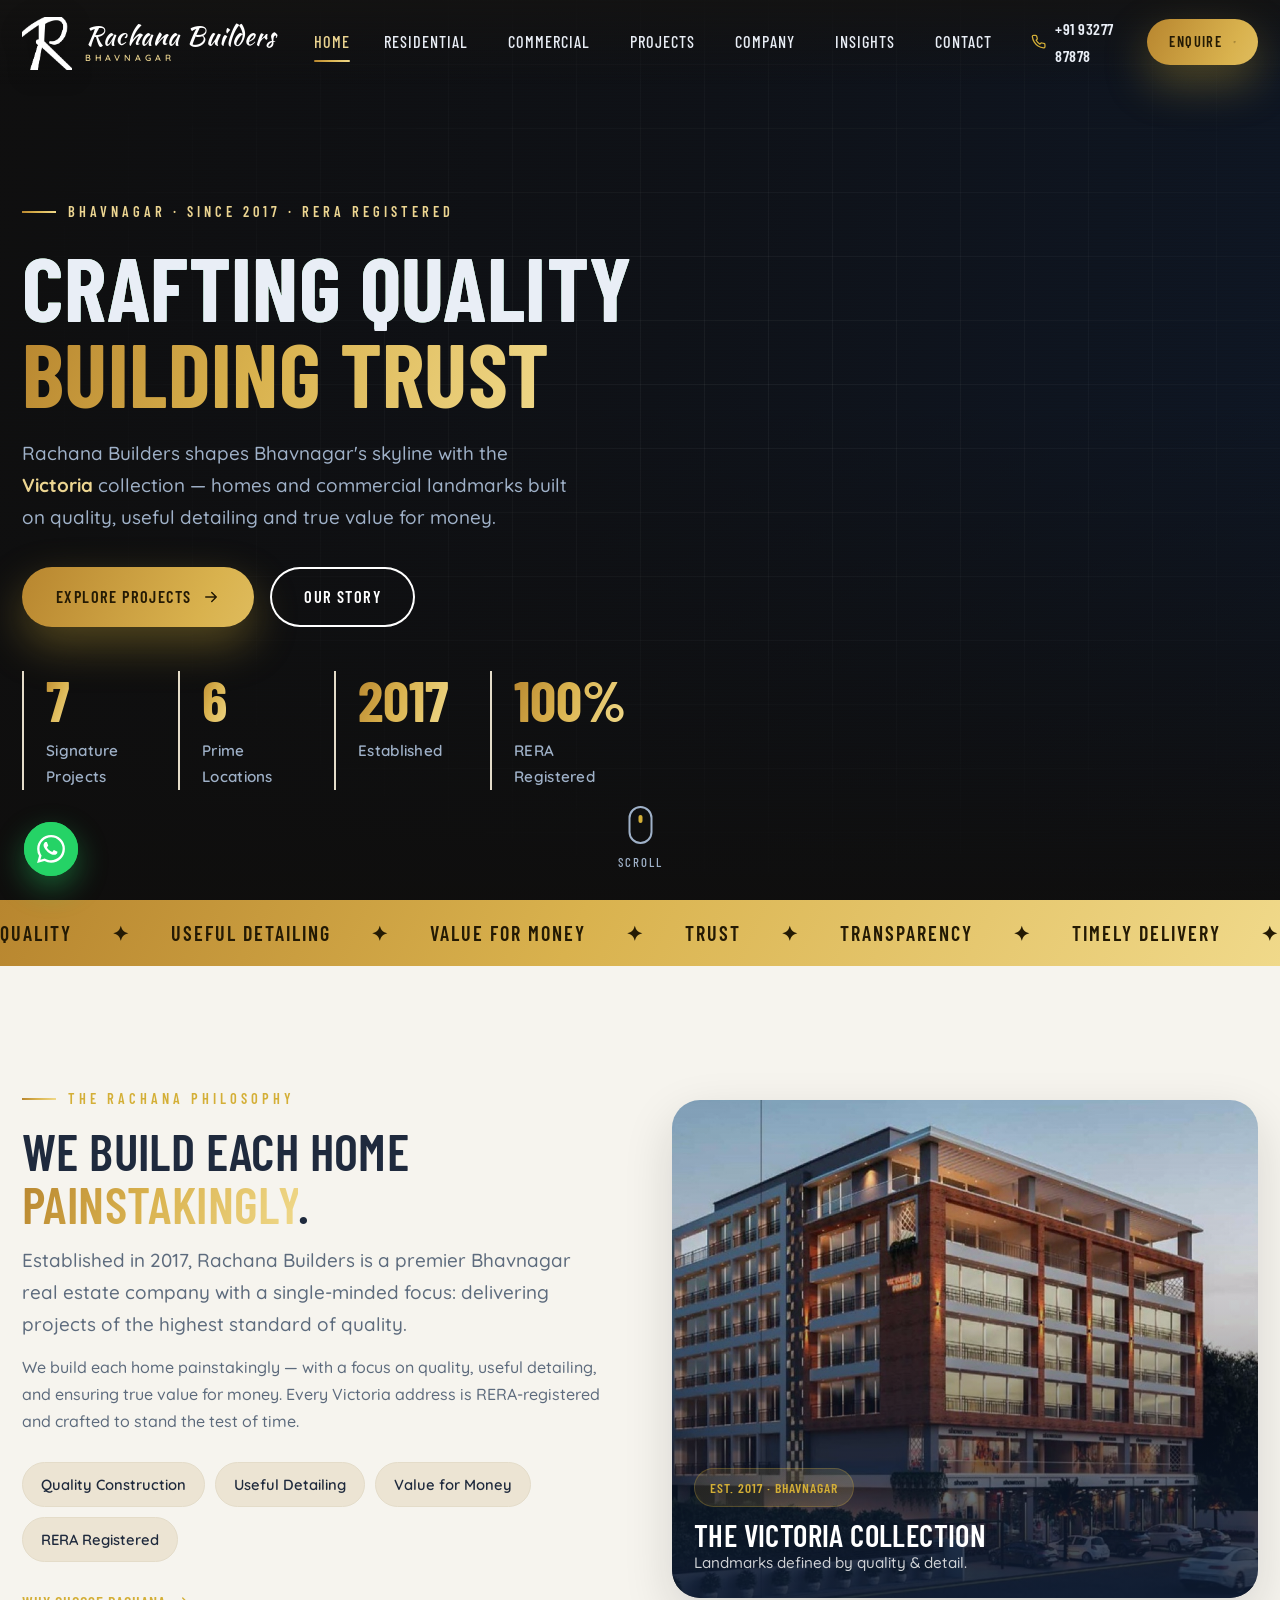
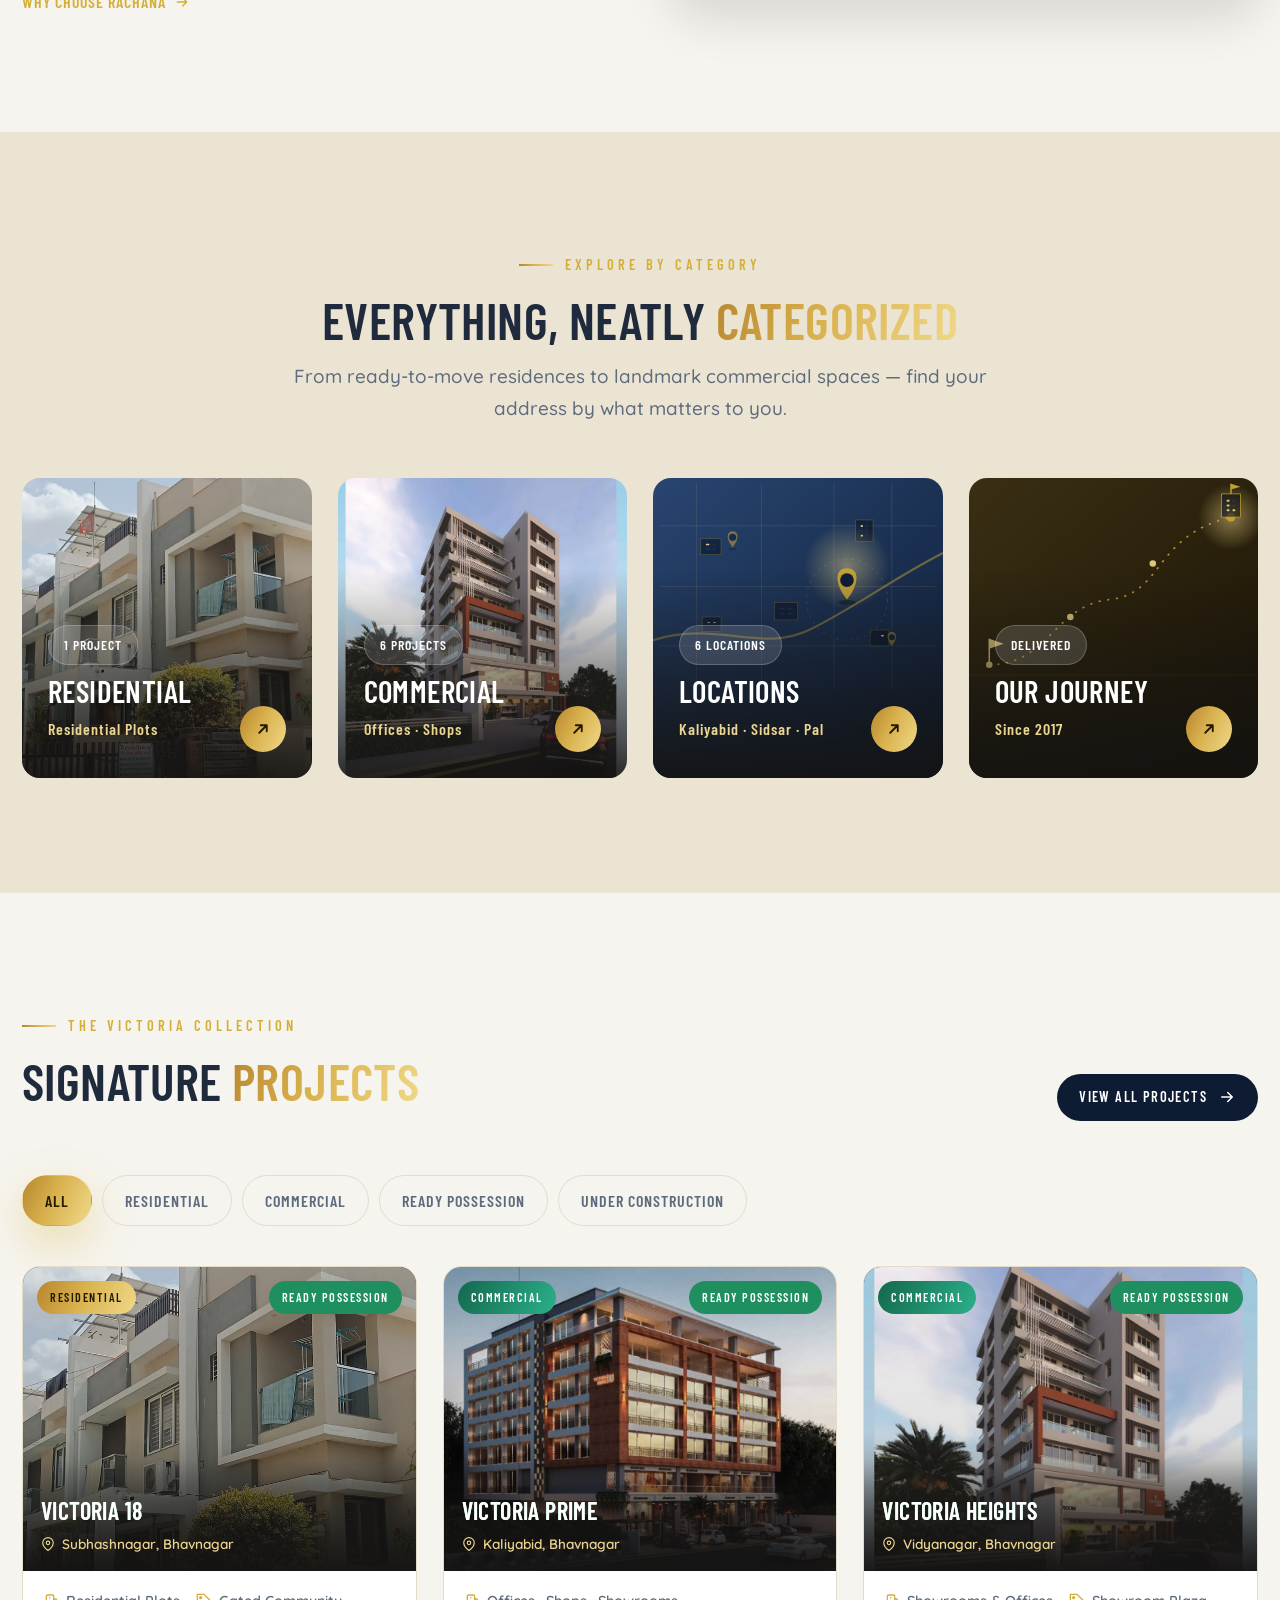
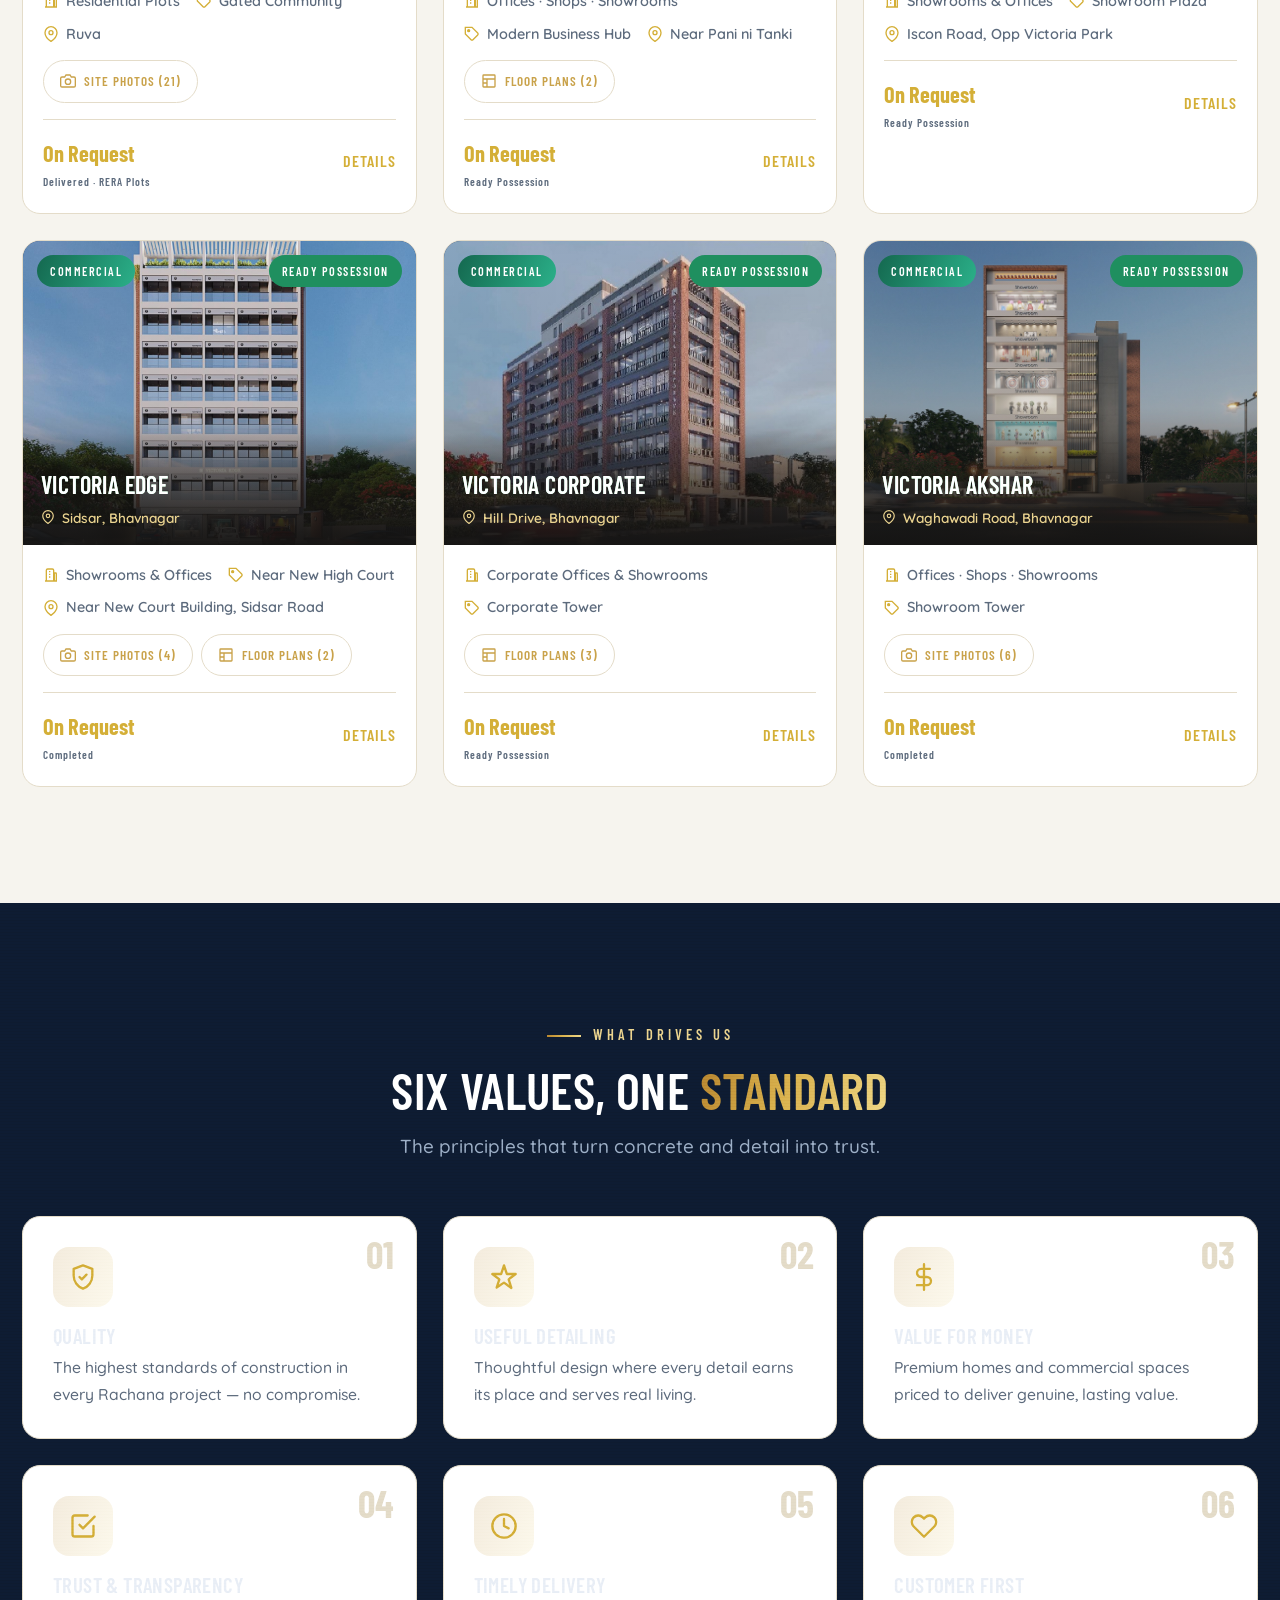
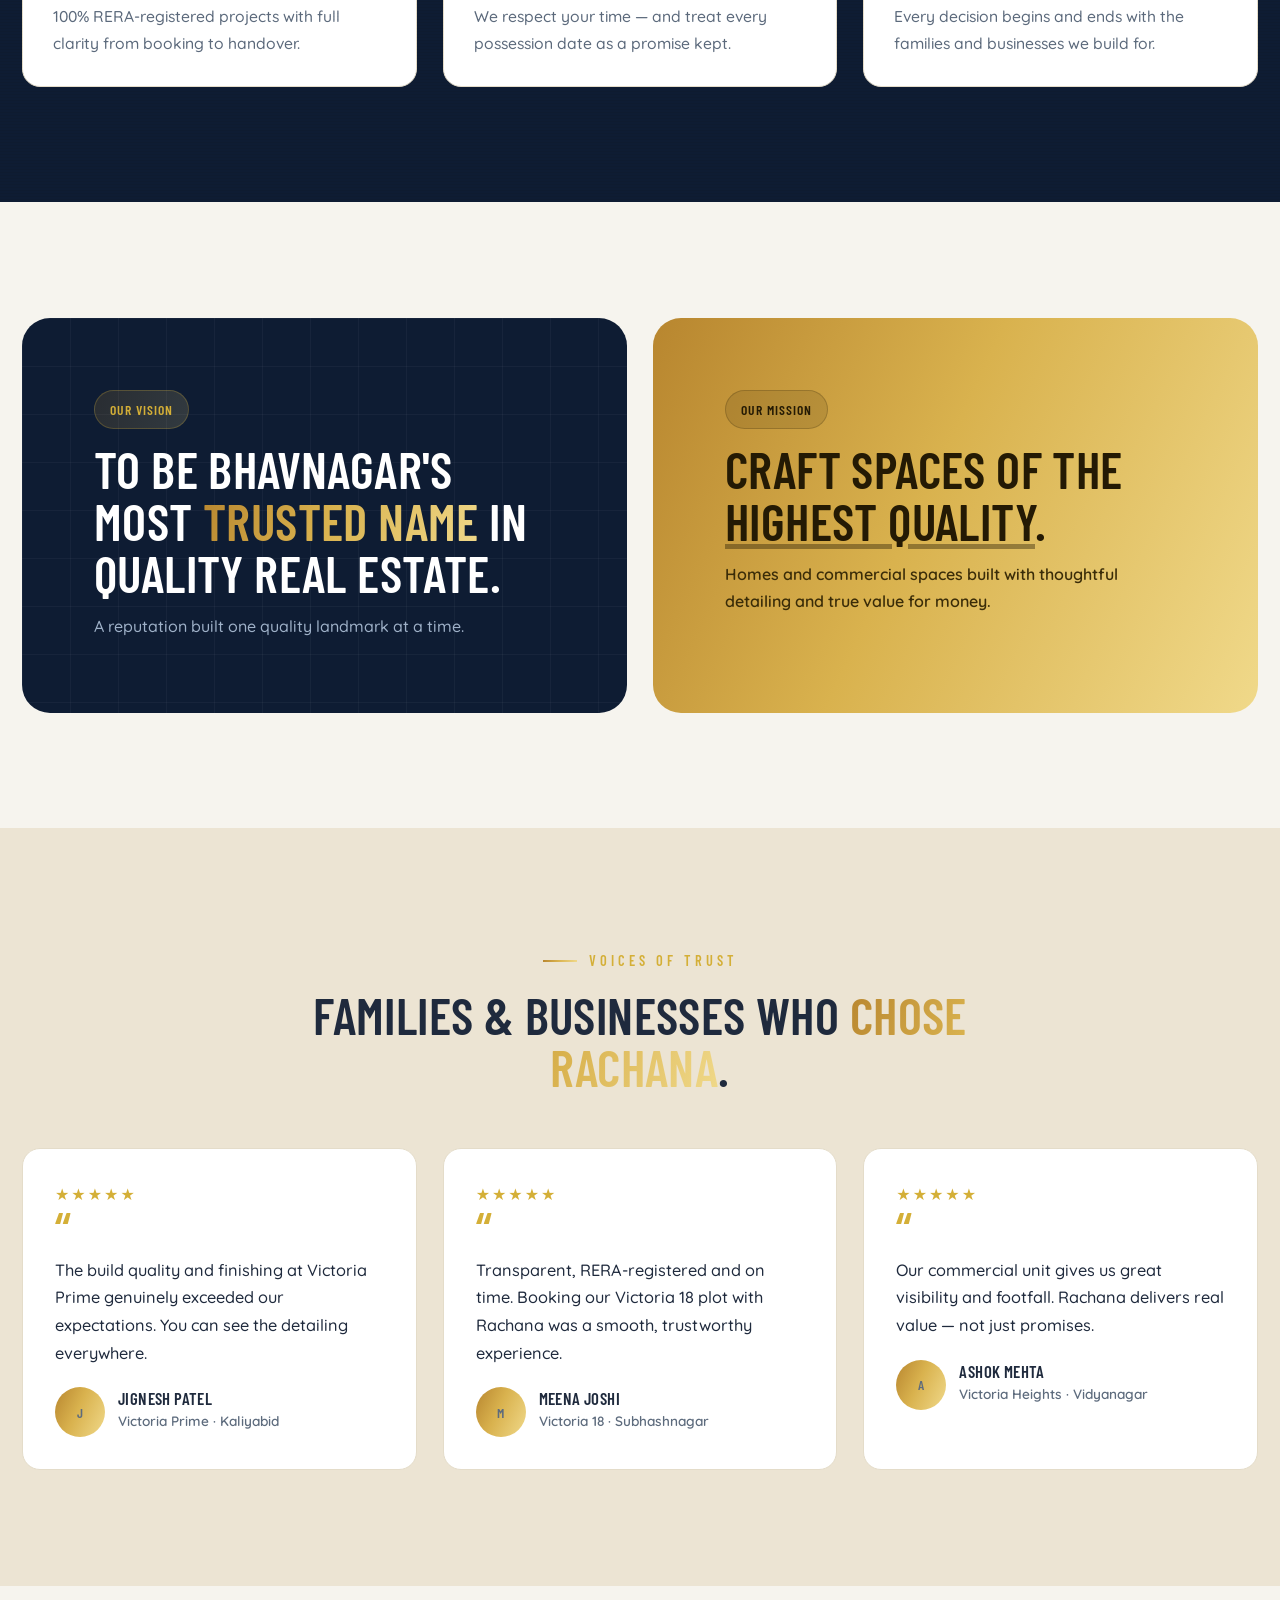
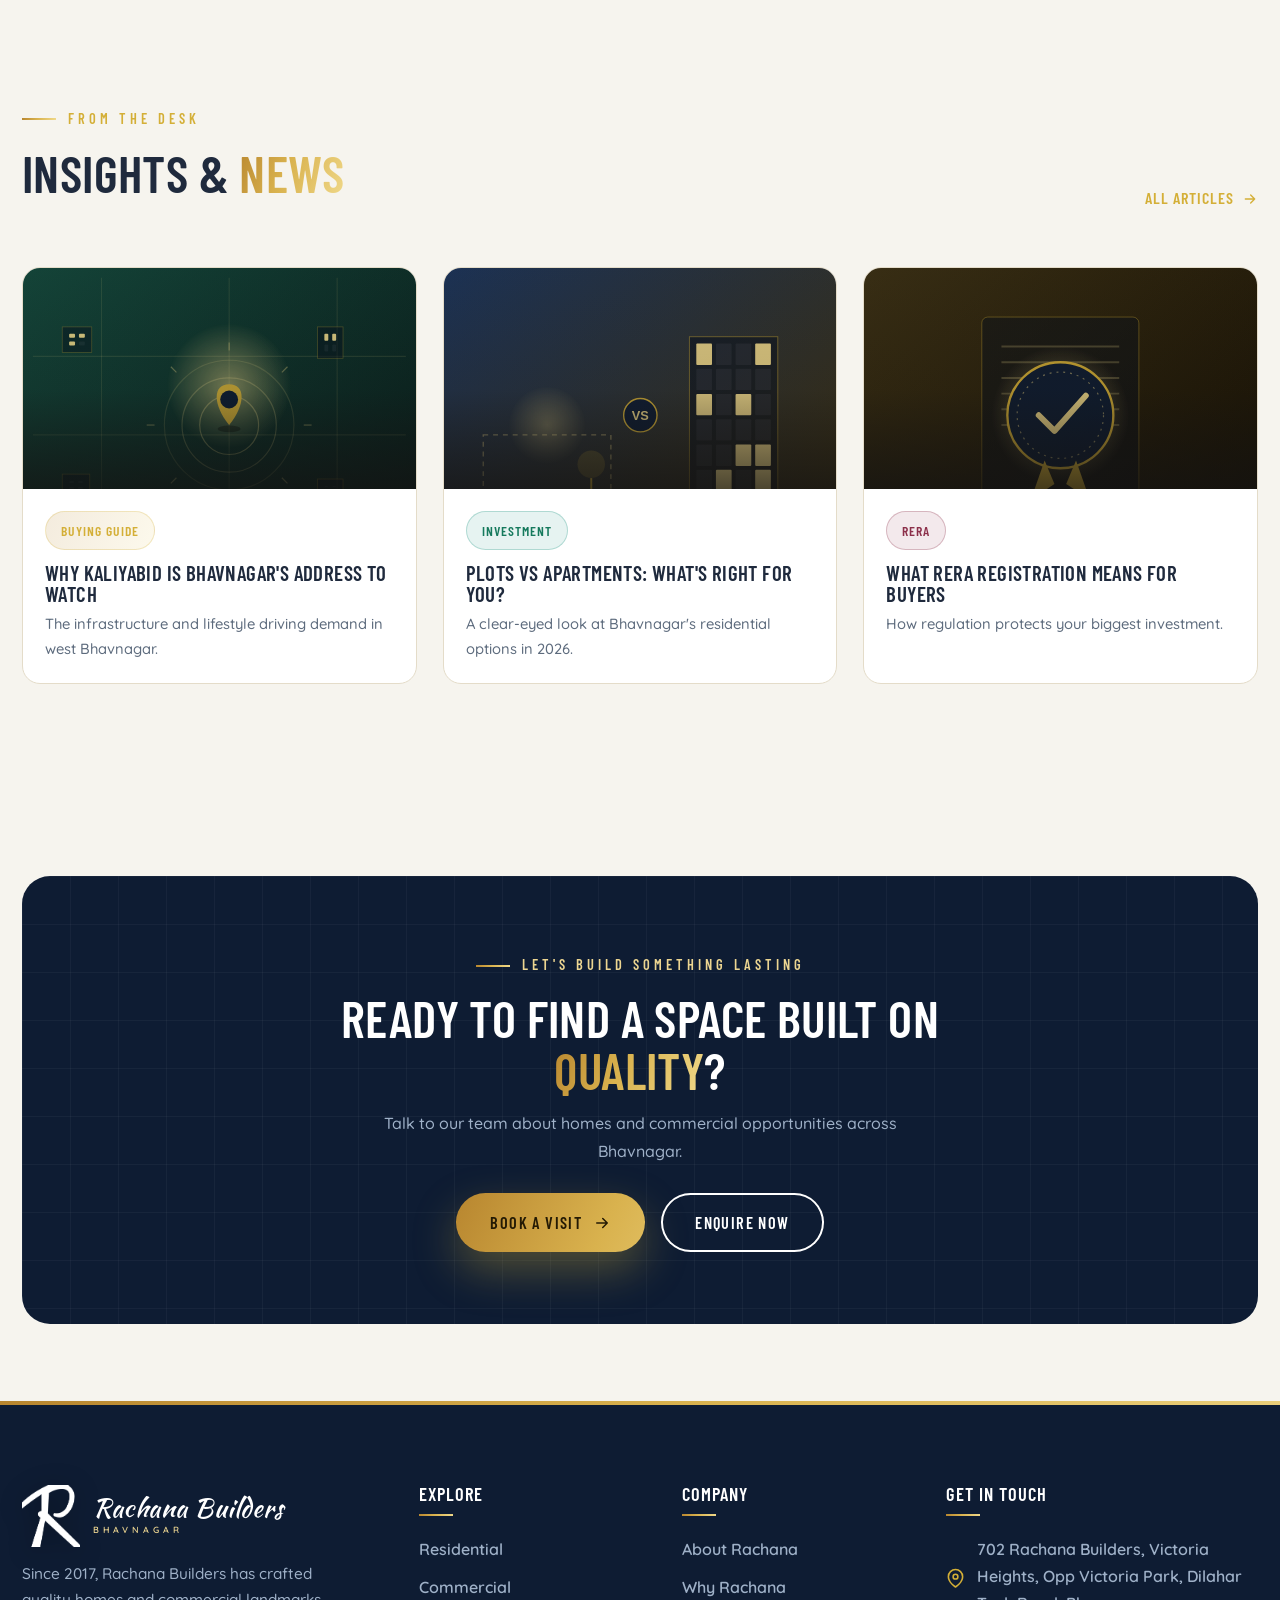
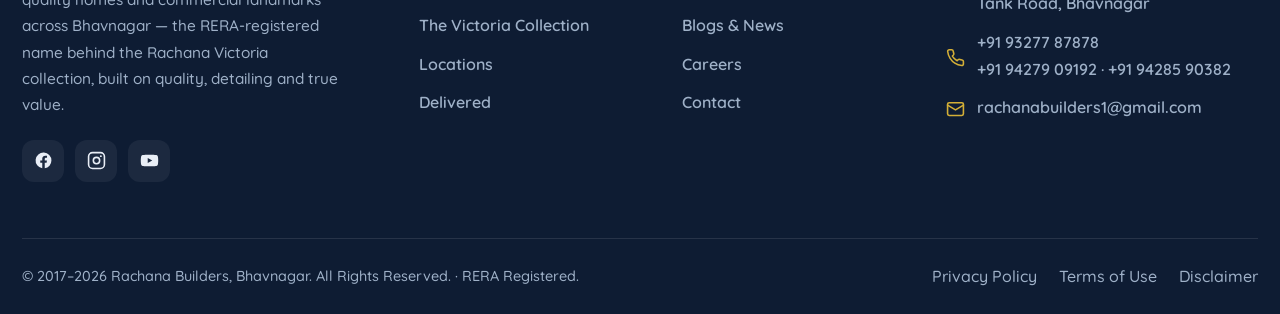
<file: index.html>
<!DOCTYPE html>
<html lang="en">
<head>
  <meta charset="UTF-8" />
  <meta name="viewport" content="width=device-width, initial-scale=1.0" />
  <meta name="description" content="Rachana Builders — Bhavnagar's RERA-registered developer since 2017. The Victoria collection of quality homes and commercial landmarks, built on quality, detailing and value." />
  <title>Rachana Builders · Crafting Quality, Building Trust — Bhavnagar Real Estate</title>
  <link rel="preconnect" href="https://fonts.googleapis.com" />
  <link rel="preconnect" href="https://fonts.gstatic.com" crossorigin />
  <link href="https://fonts.googleapis.com/css2?family=Barlow+Condensed:wght@400;500;600;700&family=Quicksand:wght@400;500;600;700&family=Playfair+Display:wght@700;800;900&family=Kaushan+Script&display=swap" rel="stylesheet" />
  <link rel="stylesheet" href="assets/css/main.css?v=r33" />
  <link rel="icon" href="data:image/svg+xml,<svg xmlns='http://www.w3.org/2000/svg' viewBox='0 0 64 64'><rect width='64' height='64' rx='14' fill='%230e1c33'/><text x='32' y='46' font-family='Arial' font-size='40' font-weight='bold' fill='%23d4af37' text-anchor='middle'>R</text></svg>" />
</head>
<body data-page="home">

  <!-- Preloader -->
  <div class="preloader" id="preloader">
    <div class="center">
      <div class="pl-mark glitch live" data-text="Rachana Builders">Rachana Builders</div>
      <div class="pl-bar"><i></i></div>
    </div>
  </div>

  <header id="site-header"></header>

  <!-- ============ HERO ============ -->
  <section class="hero scanlines">
    <div class="hero-bg photo">
      <div class="hero-slideshow">
        <img class="hero-photo" src="assets/img/victoria/prime.jpg" alt="" loading="eager" style="object-position:center" />
        <img class="hero-photo" src="assets/img/victoria/heights.jpg" alt="" loading="lazy" style="object-position:center 38%" />
        <img class="hero-photo" src="assets/img/victoria/corporate.jpg" alt="" loading="lazy" style="object-position:center 40%" />
        <img class="hero-photo" src="assets/img/victoria/victoria18.jpg" alt="" loading="lazy" style="object-position:center 30%" />
        <img class="hero-photo" src="assets/img/victoria/akshar.jpg" alt="" loading="lazy" style="object-position:center" />
        <img class="hero-photo" src="assets/img/victoria/edge.jpg" alt="" loading="lazy" style="object-position:center 35%" />
        <img class="hero-photo" src="assets/img/victoria/victoria11.jpg" alt="" loading="lazy" style="object-position:center 40%" />
      </div>
      <div class="hero-tint"></div>
      
      <div class="grid-lines"></div>
    </div>
    <div class="hero-inner">
      <span class="eyebrow on-dark reveal">Bhavnagar · Since 2017 · RERA Registered</span>
      <h1 class="display reveal" data-delay="1">
        <span class="glitch live auto" data-text="Crafting Quality">Crafting Quality</span><br />
        <span class="text-grad">Building Trust</span>
      </h1>
      <p class="lead reveal" data-delay="2">
        Rachana Builders shapes Bhavnagar's skyline with the <strong style="color:var(--gold-light)">Victoria</strong> collection —
        homes and commercial landmarks built on quality, useful detailing and true value for money.
      </p>
      <div class="hero-cta reveal" data-delay="3">
        <a class="btn btn-gold" href="projects.html">Explore Projects <svg viewBox="0 0 24 24" fill="none" stroke="currentColor" stroke-width="2" stroke-linecap="round" stroke-linejoin="round"><path d="M5 12h14M13 6l6 6-6 6"/></svg></a>
        <a class="btn btn-ghost" href="corporate.html" style="color:#fff">Our Story</a>
      </div>

      <div class="stat-row bordered mt-l reveal" data-delay="4" style="max-width:760px">
        <div class="stat on-dark"><div class="num text-grad"><span data-count="7">0</span></div><div class="lbl">Signature Projects</div></div>
        <div class="stat on-dark"><div class="num text-grad"><span data-count="6">0</span></div><div class="lbl">Prime Locations</div></div>
        <div class="stat on-dark"><div class="num text-grad"><span data-count="2017">0</span></div><div class="lbl">Established</div></div>
        <div class="stat on-dark"><div class="num text-grad"><span data-count="100">0</span>%</div><div class="lbl">RERA Registered</div></div>
      </div>
    </div>
    <div class="scroll-cue">
      <div class="mouse"></div>
      <span>Scroll</span>
    </div>
  </section>

  <!-- ============ MARQUEE ============ -->
  <div class="marquee" aria-hidden="true">
    <div class="marquee-track">
      <span>Quality</span><span>Useful Detailing</span><span>Value for Money</span><span>Trust</span><span>Transparency</span><span>Timely Delivery</span>
      <span>Quality</span><span>Useful Detailing</span><span>Value for Money</span><span>Trust</span><span>Transparency</span><span>Timely Delivery</span>
    </div>
  </div>

  <!-- ============ ABOUT / PHILOSOPHY ============ -->
  <section class="section">
    <div class="container split">
      <div class="reveal r-left">
        <span class="eyebrow">The Rachana Philosophy</span>
        <h2 class="mt-s">We build each home <span class="text-grad">painstakingly</span>.</h2>
        <p class="lead mt-s">
          Established in 2017, Rachana Builders is a premier Bhavnagar real estate company with a single-minded
          focus: delivering projects of the highest standard of quality.
        </p>
        <p class="muted mt-s">
          We build each home painstakingly — with a focus on quality, useful detailing, and ensuring true value
          for money. Every Victoria address is RERA-registered and crafted to stand the test of time.
        </p>
        <div class="pill-list mt-m">
          <span class="pill">Quality Construction</span>
          <span class="pill">Useful Detailing</span>
          <span class="pill">Value for Money</span>
          <span class="pill">RERA Registered</span>
        </div>
        <a class="link-arrow mt-m" href="why-rachana.html" style="margin-top:26px"><span>Why choose Rachana</span> <svg viewBox="0 0 24 24" fill="none" stroke="currentColor" stroke-width="2" stroke-linecap="round" stroke-linejoin="round"><path d="M5 12h14M13 6l6 6-6 6"/></svg></a>
      </div>
      <div class="reveal r-right">
        <div class="media-panel">
          <div class="media-slides">
          <img class="media-slide" src="assets/img/victoria/prime.jpg" alt="" loading="lazy" style="object-position:center" />
          <img class="media-slide" src="assets/img/victoria/heights.jpg" alt="" loading="lazy" style="object-position:center 38%" />
          <img class="media-slide" src="assets/img/victoria/corporate.jpg" alt="" loading="lazy" style="object-position:center 40%" />
          <img class="media-slide" src="assets/img/victoria/victoria18.jpg" alt="" loading="lazy" style="object-position:center 30%" />
          <img class="media-slide" src="assets/img/victoria/akshar.jpg" alt="" loading="lazy" style="object-position:center" />
          <img class="media-slide" src="assets/img/victoria/edge.jpg" alt="" loading="lazy" style="object-position:center 35%" />
          <img class="media-slide" src="assets/img/victoria/victoria11.jpg" alt="" loading="lazy" style="object-position:center 40%" />
          </div>
          <div class="media-shade"></div>
          <div style="position:absolute;left:22px;bottom:22px;right:22px;color:#fff;z-index:3">
            <span class="chip">Est. 2017 · Bhavnagar</span>
            <h3 style="color:#fff;margin-top:12px">The Victoria Collection</h3>
            <p style="color:rgba(255,255,255,.8);font-size:.95rem">Landmarks defined by quality &amp; detail.</p>
          </div>
        </div>
      </div>
    </div>
  </section>

  <!-- ============ CATEGORIES ============ -->
  <section class="section paper2">
    <div class="container">
      <div class="section-head center reveal">
        <span class="eyebrow center">Explore By Category</span>
        <h2>Everything, neatly <span class="text-grad">categorized</span></h2>
        <p class="lead">From ready-to-move residences to landmark commercial spaces — find your address by what matters to you.</p>
      </div>
      <div class="grid g-4">
        <a class="cat-tile reveal" data-delay="1" href="residential.html">
          <img class="cat-img" src="assets/img/victoria/victoria18.jpg" alt="Victoria 18 — residential plots" loading="lazy" style="object-position:center 30%" />
          <div style="position:relative;z-index:2;width:100%">
            <span class="chip" style="background:rgba(255,255,255,.14);color:#fff;border-color:rgba(255,255,255,.2)">1 Project</span>
            <h3 style="margin:10px 0 0">Residential</h3>
            <div class="ct-meta"><span class="ct-count">Residential Plots</span><span class="ct-arrow"><svg viewBox="0 0 24 24" width="18" fill="none" stroke="currentColor" stroke-width="2.5" stroke-linecap="round" stroke-linejoin="round"><path d="M7 17 17 7M9 7h8v8"/></svg></span></div>
          </div>
        </a>
        <a class="cat-tile reveal" data-delay="2" href="commercial.html">
          <img class="cat-img" src="assets/img/victoria/heights.jpg" alt="Victoria commercial projects" loading="lazy" style="object-position:center 38%" />
          <div style="position:relative;z-index:2;width:100%">
            <span class="chip" style="background:rgba(255,255,255,.14);color:#fff;border-color:rgba(255,255,255,.2)">6 Projects</span>
            <h3 style="margin:10px 0 0">Commercial</h3>
            <div class="ct-meta"><span class="ct-count">Offices · Shops</span><span class="ct-arrow"><svg viewBox="0 0 24 24" width="18" fill="none" stroke="currentColor" stroke-width="2.5" stroke-linecap="round" stroke-linejoin="round"><path d="M7 17 17 7M9 7h8v8"/></svg></span></div>
          </div>
        </a>
        <a class="cat-tile reveal" data-delay="3" href="locations.html">
          <div class="art art-1 static" data-art="map" data-seed="63" data-rotor="off" data-glitch="off"></div>
          <div style="position:relative;z-index:2;width:100%">
            <span class="chip" style="background:rgba(255,255,255,.14);color:#fff;border-color:rgba(255,255,255,.2)">6 Locations</span>
            <h3 style="margin:10px 0 0">Locations</h3>
            <div class="ct-meta"><span class="ct-count">Kaliyabid · Sidsar · Pal</span><span class="ct-arrow"><svg viewBox="0 0 24 24" width="18" fill="none" stroke="currentColor" stroke-width="2.5" stroke-linecap="round" stroke-linejoin="round"><path d="M7 17 17 7M9 7h8v8"/></svg></span></div>
          </div>
        </a>
        <a class="cat-tile reveal" data-delay="4" href="archives.html">
          <div class="art art-5 static" data-art="journey" data-seed="84" data-rotor="off" data-glitch="off"></div>
          <div style="position:relative;z-index:2;width:100%">
            <span class="chip" style="background:rgba(255,255,255,.14);color:#fff;border-color:rgba(255,255,255,.2)">Delivered</span>
            <h3 style="margin:10px 0 0">Our Journey</h3>
            <div class="ct-meta"><span class="ct-count">Since 2017</span><span class="ct-arrow"><svg viewBox="0 0 24 24" width="18" fill="none" stroke="currentColor" stroke-width="2.5" stroke-linecap="round" stroke-linejoin="round"><path d="M7 17 17 7M9 7h8v8"/></svg></span></div>
          </div>
        </a>
      </div>
    </div>
  </section>

  <!-- ============ FEATURED PROJECTS (filterable) ============ -->
  <section class="section" data-filter-group>
    <div class="container">
      <div class="section-head reveal" style="display:flex;justify-content:space-between;align-items:flex-end;max-width:100%;flex-wrap:wrap;gap:20px">
        <div style="max-width:560px">
          <span class="eyebrow">The Victoria Collection</span>
          <h2 class="mt-s">Signature <span class="text-grad">Projects</span></h2>
        </div>
        <a class="btn btn-dark btn-sm" href="projects.html">View All Projects <svg viewBox="0 0 24 24" fill="none" stroke="currentColor" stroke-width="2" stroke-linecap="round" stroke-linejoin="round"><path d="M5 12h14M13 6l6 6-6 6"/></svg></a>
      </div>

      <div class="filters reveal">
        <button class="filter-btn active" data-filter="all">All</button>
        <button class="filter-btn" data-filter="residential">Residential</button>
        <button class="filter-btn" data-filter="commercial">Commercial</button>
        <button class="filter-btn" data-filter="ready">Ready Possession</button>
        <button class="filter-btn" data-filter="uc">Under Construction</button>
      </div>

      <div data-projects data-type="all" data-status="all" data-limit="6" data-cols="g-3"></div>
    </div>
  </section>

  <!-- ============ CORE VALUES ============ -->
  <section class="section dark scanlines">
    <div class="container" style="position:relative;z-index:2">
      <div class="section-head center reveal">
        <span class="eyebrow center on-dark">What Drives Us</span>
        <h2>Six values, one <span class="text-grad">standard</span></h2>
        <p class="lead" style="color:var(--text-onDark-soft)">The principles that turn concrete and detail into trust.</p>
      </div>
      <div class="grid g-3">
        <div class="feature reveal" data-delay="1"><span class="idx">01</span><div class="ic c-gold"><svg viewBox="0 0 24 24" fill="none" stroke="currentColor" stroke-width="2" stroke-linecap="round" stroke-linejoin="round"><path d="M12 2 4 5v6c0 5 3.4 9.4 8 11 4.6-1.6 8-6 8-11V5z"/><path d="m9 12 2 2 4-4"/></svg></div><h4>Quality</h4><p>The highest standards of construction in every Rachana project — no compromise.</p></div>
        <div class="feature reveal" data-delay="2"><span class="idx">02</span><div class="ic c-blue"><svg viewBox="0 0 24 24" fill="none" stroke="currentColor" stroke-width="2" stroke-linecap="round" stroke-linejoin="round"><path d="m12 2 2.4 7.4H22l-6 4.6 2.3 7.4-6.3-4.6L5.7 21 8 14 2 9.4h7.6z"/></svg></div><h4>Useful Detailing</h4><p>Thoughtful design where every detail earns its place and serves real living.</p></div>
        <div class="feature reveal" data-delay="3"><span class="idx">03</span><div class="ic c-teal"><svg viewBox="0 0 24 24" fill="none" stroke="currentColor" stroke-width="2" stroke-linecap="round" stroke-linejoin="round"><path d="M12 1v22M17 5H9.5a3.5 3.5 0 0 0 0 7h5a3.5 3.5 0 0 1 0 7H6"/></svg></div><h4>Value for Money</h4><p>Premium homes and commercial spaces priced to deliver genuine, lasting value.</p></div>
        <div class="feature reveal" data-delay="1"><span class="idx">04</span><div class="ic c-gold"><svg viewBox="0 0 24 24" fill="none" stroke="currentColor" stroke-width="2" stroke-linecap="round" stroke-linejoin="round"><path d="M9 11l3 3L22 4"/><path d="M21 12v7a2 2 0 0 1-2 2H5a2 2 0 0 1-2-2V5a2 2 0 0 1 2-2h11"/></svg></div><h4>Trust &amp; Transparency</h4><p>100% RERA-registered projects with full clarity from booking to handover.</p></div>
        <div class="feature reveal" data-delay="2"><span class="idx">05</span><div class="ic c-blue"><svg viewBox="0 0 24 24" fill="none" stroke="currentColor" stroke-width="2" stroke-linecap="round" stroke-linejoin="round"><circle cx="12" cy="12" r="10"/><path d="M12 6v6l4 2"/></svg></div><h4>Timely Delivery</h4><p>We respect your time — and treat every possession date as a promise kept.</p></div>
        <div class="feature reveal" data-delay="3"><span class="idx">06</span><div class="ic c-teal"><svg viewBox="0 0 24 24" fill="none" stroke="currentColor" stroke-width="2" stroke-linecap="round" stroke-linejoin="round"><path d="M20.84 4.61a5.5 5.5 0 0 0-7.78 0L12 5.67l-1.06-1.06a5.5 5.5 0 1 0-7.78 7.78L12 21.23l8.84-8.84a5.5 5.5 0 0 0 0-7.78z"/></svg></div><h4>Customer First</h4><p>Every decision begins and ends with the families and businesses we build for.</p></div>
      </div>
    </div>
  </section>

  <!-- ============ VISION / MISSION ============ -->
  <section class="section">
    <div class="container">
      <div class="grid g-2">
        <div class="cta-band reveal r-left" style="background:var(--ink)">
          <div class="grid-lines"></div>
          <span class="chip">Our Vision</span>
          <h2 class="mt-s">To be Bhavnagar's most <span class="text-grad">trusted name</span> in quality real estate.</h2>
          <p class="mt-s" style="color:var(--text-onDark-soft)">A reputation built one quality landmark at a time.</p>
        </div>
        <div class="cta-band reveal r-right" style="background:var(--grad);color:#241a04">
          <span class="chip" style="background:rgba(36,26,4,.12);color:#241a04;border-color:rgba(36,26,4,.2)">Our Mission</span>
          <h2 class="mt-s" style="color:#241a04">Craft spaces of the <span style="text-decoration:underline;text-decoration-color:rgba(36,26,4,.4)">highest quality</span>.</h2>
          <p class="mt-s" style="color:#3a2c08;font-weight:600">Homes and commercial spaces built with thoughtful detailing and true value for money.</p>
        </div>
      </div>
    </div>
  </section>

  <!-- ============ TESTIMONIALS ============ -->
  <section class="section paper2">
    <div class="container">
      <div class="section-head center reveal">
        <span class="eyebrow center">Voices of Trust</span>
        <h2>Families &amp; businesses who <span class="text-grad">chose Rachana</span>.</h2>
      </div>
      <div class="grid g-3">
        <div class="testi reveal" data-delay="1"><div class="stars">★★★★★</div><div class="quote">“</div><p>The build quality and finishing at Victoria Prime genuinely exceeded our expectations. You can see the detailing everywhere.</p><div class="who"><span class="av">J</span><div><h5>Jignesh Patel</h5><span>Victoria Prime · Kaliyabid</span></div></div></div>
        <div class="testi reveal" data-delay="2"><div class="stars">★★★★★</div><div class="quote">“</div><p>Transparent, RERA-registered and on time. Booking our Victoria 18 plot with Rachana was a smooth, trustworthy experience.</p><div class="who"><span class="av">M</span><div><h5>Meena Joshi</h5><span>Victoria 18 · Subhashnagar</span></div></div></div>
        <div class="testi reveal" data-delay="3"><div class="stars">★★★★★</div><div class="quote">“</div><p>Our commercial unit gives us great visibility and footfall. Rachana delivers real value — not just promises.</p><div class="who"><span class="av">A</span><div><h5>Ashok Mehta</h5><span>Victoria Heights · Vidyanagar</span></div></div></div>
      </div>
    </div>
  </section>

  <!-- ============ INSIGHTS TEASER ============ -->
  <section class="section">
    <div class="container">
      <div class="section-head reveal" style="display:flex;justify-content:space-between;align-items:flex-end;max-width:100%;flex-wrap:wrap;gap:18px">
        <div><span class="eyebrow">From The Desk</span><h2 class="mt-s">Insights &amp; <span class="text-grad">News</span></h2></div>
        <a class="link-arrow" href="blogs.html"><span>All articles</span> <svg viewBox="0 0 24 24" fill="none" stroke="currentColor" stroke-width="2" stroke-linecap="round" stroke-linejoin="round"><path d="M5 12h14M13 6l6 6-6 6"/></svg></a>
      </div>
      <div class="grid g-3">
        <a class="card reveal" data-delay="1" href="blogs.html"><div class="pc-visual" style="aspect-ratio:16/9"><div class="art art-4 static" data-art="watchspot" data-seed="91" data-rotor="off" data-glitch="off" style="position:absolute;inset:0"></div></div><div style="padding:22px"><span class="chip">Buying Guide</span><h4 style="margin:12px 0 6px">Why Kaliyabid is Bhavnagar's address to watch</h4><p class="muted" style="font-size:.92rem">The infrastructure and lifestyle driving demand in west Bhavnagar.</p></div></a>
        <a class="card reveal" data-delay="2" href="blogs.html"><div class="pc-visual" style="aspect-ratio:16/9"><div class="art art-3 static" data-art="compare" data-seed="92" data-rotor="off" data-glitch="off" style="position:absolute;inset:0"></div></div><div style="padding:22px"><span class="chip teal">Investment</span><h4 style="margin:12px 0 6px">Plots vs apartments: what's right for you?</h4><p class="muted" style="font-size:.92rem">A clear-eyed look at Bhavnagar's residential options in 2026.</p></div></a>
        <a class="card reveal" data-delay="3" href="blogs.html"><div class="pc-visual" style="aspect-ratio:16/9"><div class="art art-5 static" data-art="seal" data-seed="93" data-rotor="off" data-glitch="off" style="position:absolute;inset:0"></div></div><div style="padding:22px"><span class="chip red">RERA</span><h4 style="margin:12px 0 6px">What RERA registration means for buyers</h4><p class="muted" style="font-size:.92rem">How regulation protects your biggest investment.</p></div></a>
      </div>
    </div>
  </section>

  <!-- ============ FINAL CTA ============ -->
  <section class="section tight">
    <div class="container">
      <div class="cta-band reveal" style="text-align:center">
        <div class="grid-lines"></div>
        <span class="eyebrow center on-dark">Let's build something lasting</span>
        <h2 class="mt-s" style="max-width:760px;margin-inline:auto">Ready to find a space built on <span class="text-grad">quality</span>?</h2>
        <p class="mt-s" style="color:var(--text-onDark-soft);max-width:560px;margin-inline:auto">Talk to our team about homes and commercial opportunities across Bhavnagar.</p>
        <div class="hero-cta" style="justify-content:center;margin-top:28px">
          <a class="btn btn-gold" href="contact.html">Book a Visit <svg viewBox="0 0 24 24" fill="none" stroke="currentColor" stroke-width="2" stroke-linecap="round" stroke-linejoin="round"><path d="M5 12h14M13 6l6 6-6 6"/></svg></a>
          <a class="btn btn-ghost" href="contact.html" style="color:#fff">Enquire Now</a>
        </div>
      </div>
    </div>
  </section>

  <footer id="site-footer"></footer>

  <script src="assets/js/components.js?v=r33"></script>
  <script src="assets/js/projects.js?v=r33"></script>
  <script src="assets/js/art.js?v=r33"></script>
  <script src="assets/js/main.js?v=r33"></script>
  <script src="assets/js/lightbox.js?v=r33"></script>
</body>
</html>
</file>
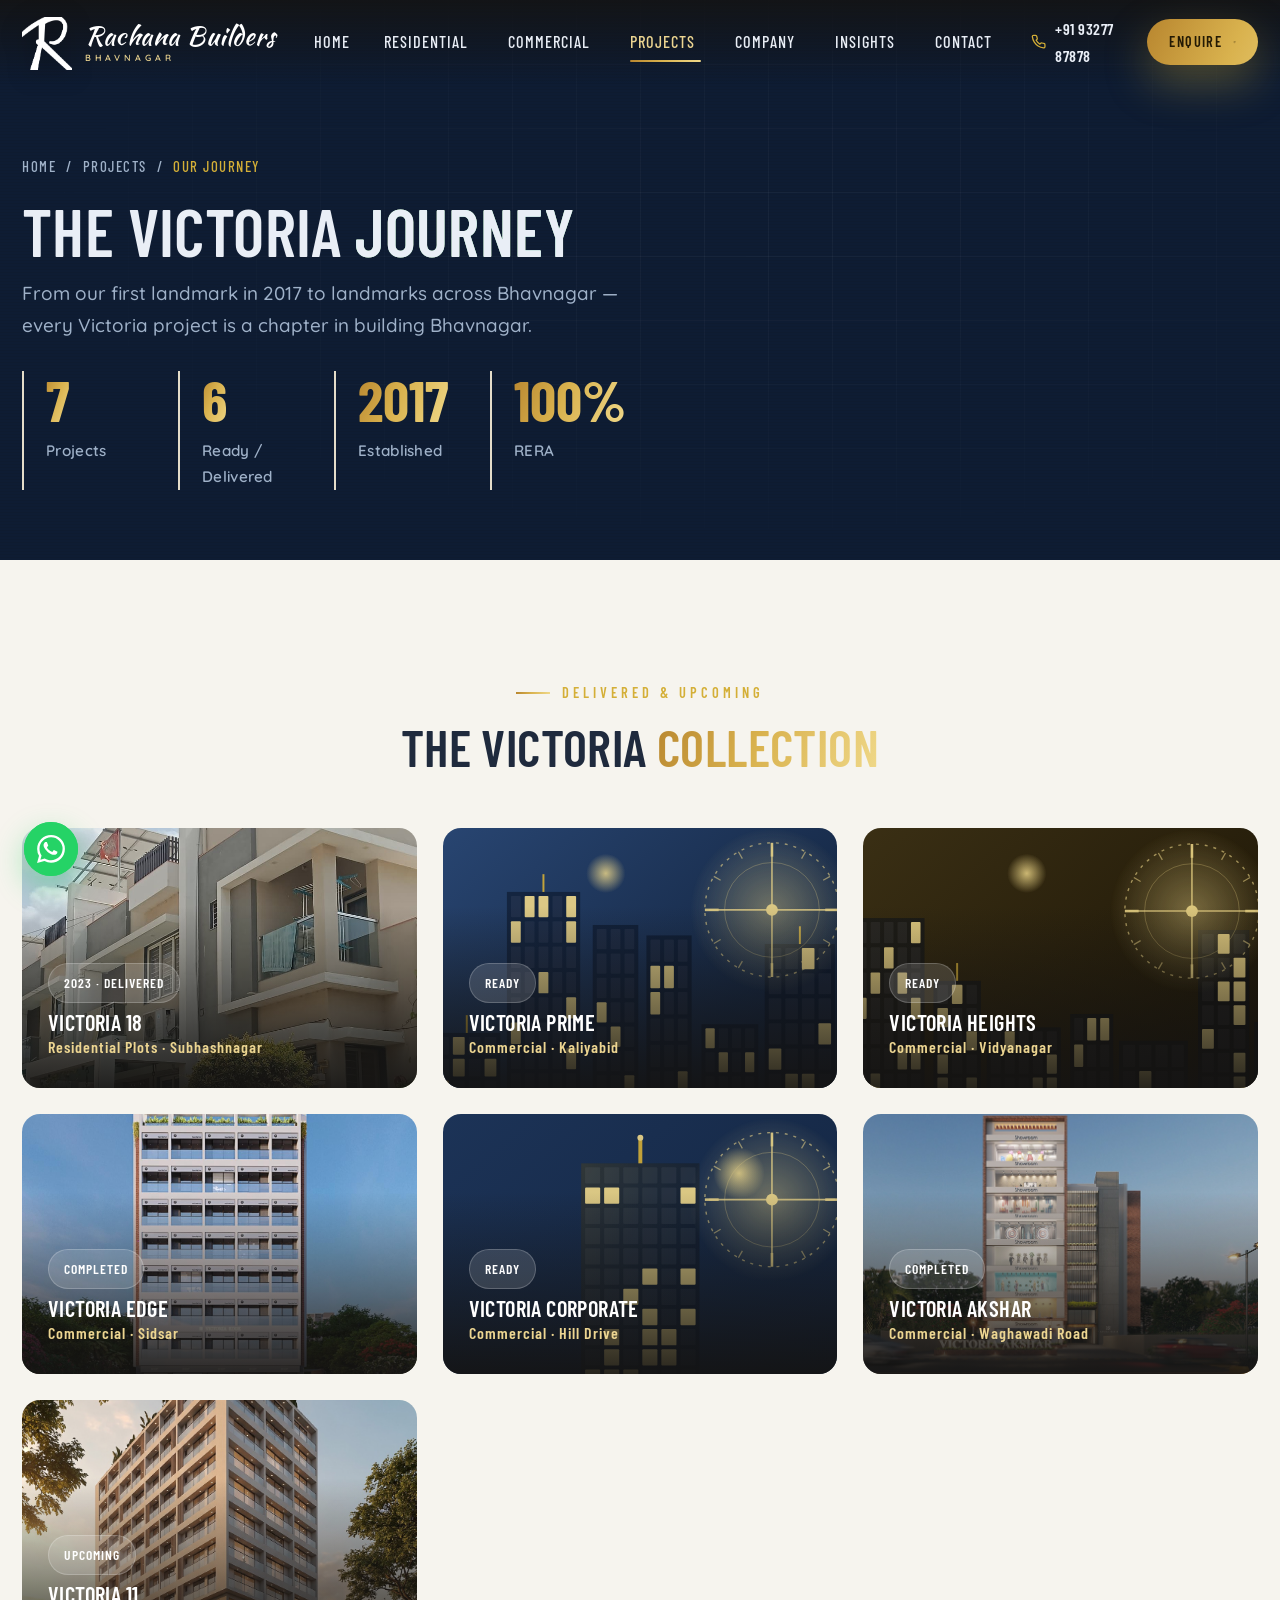
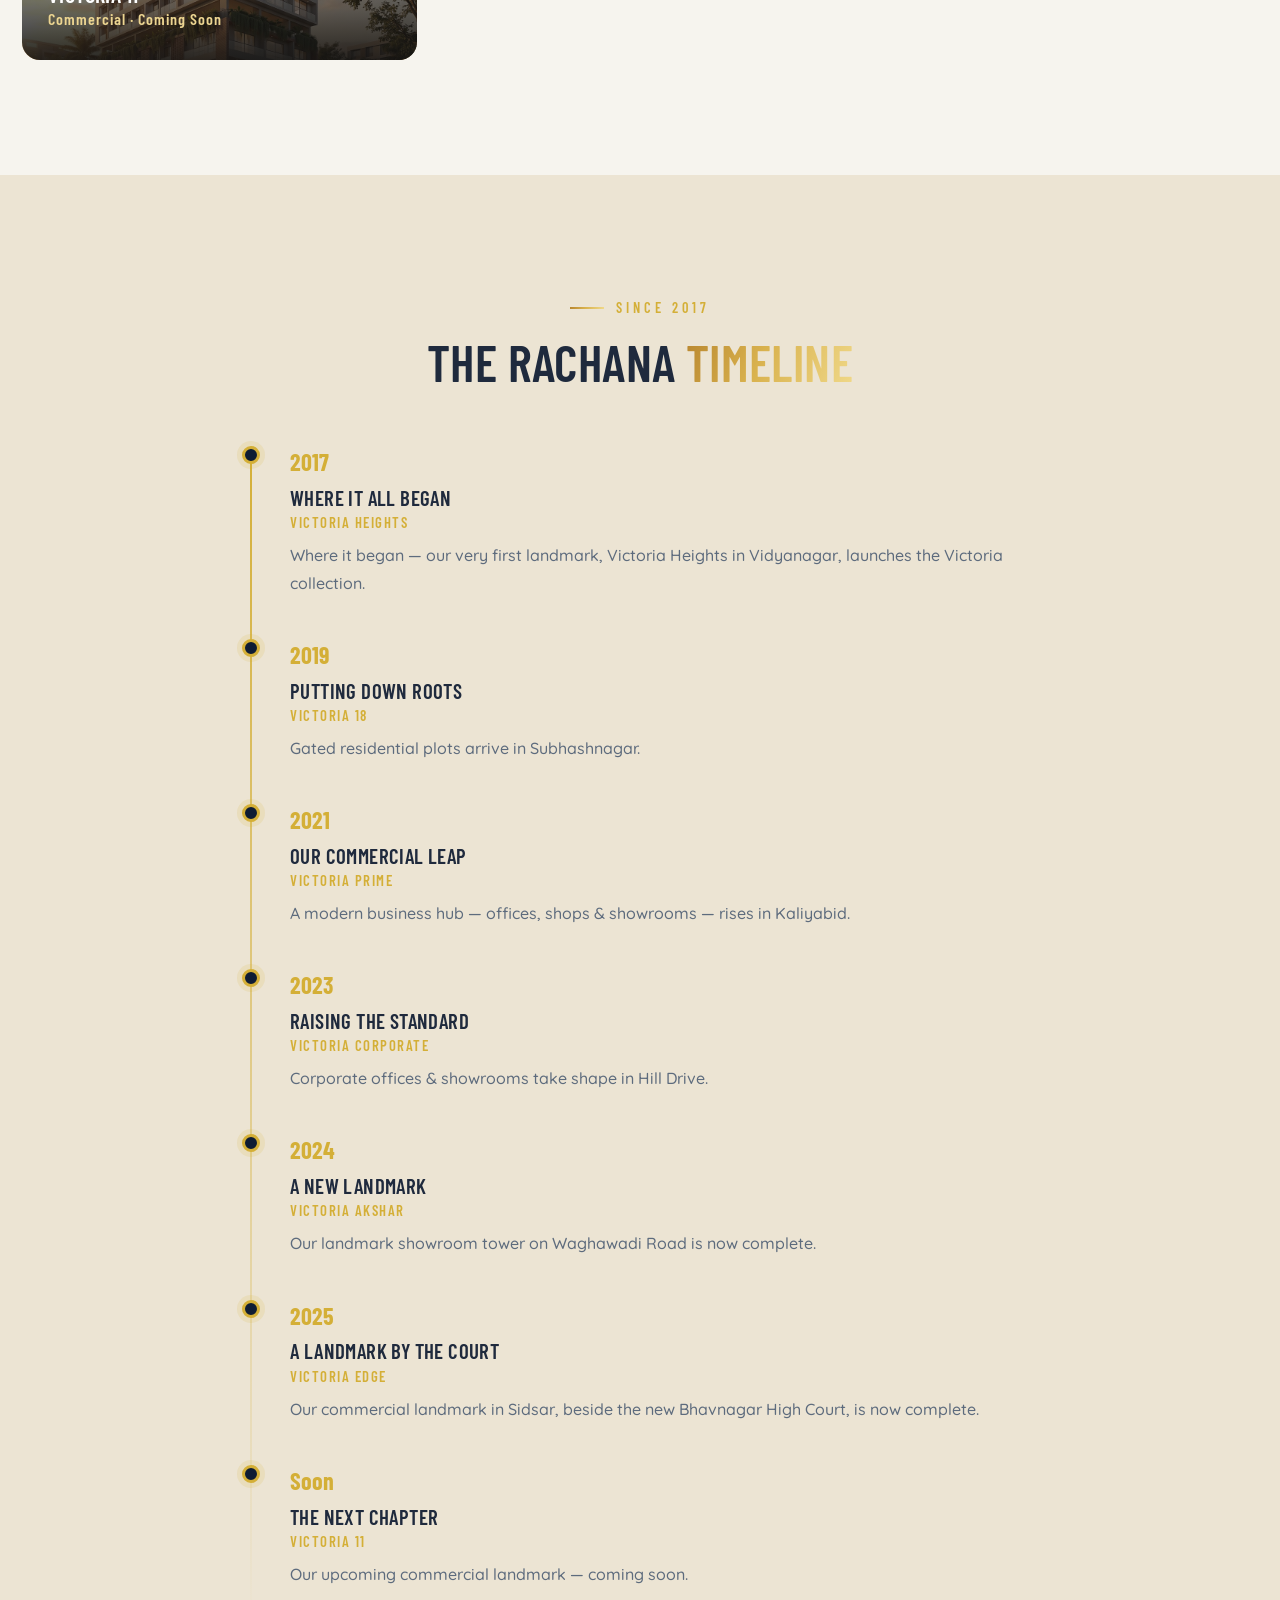
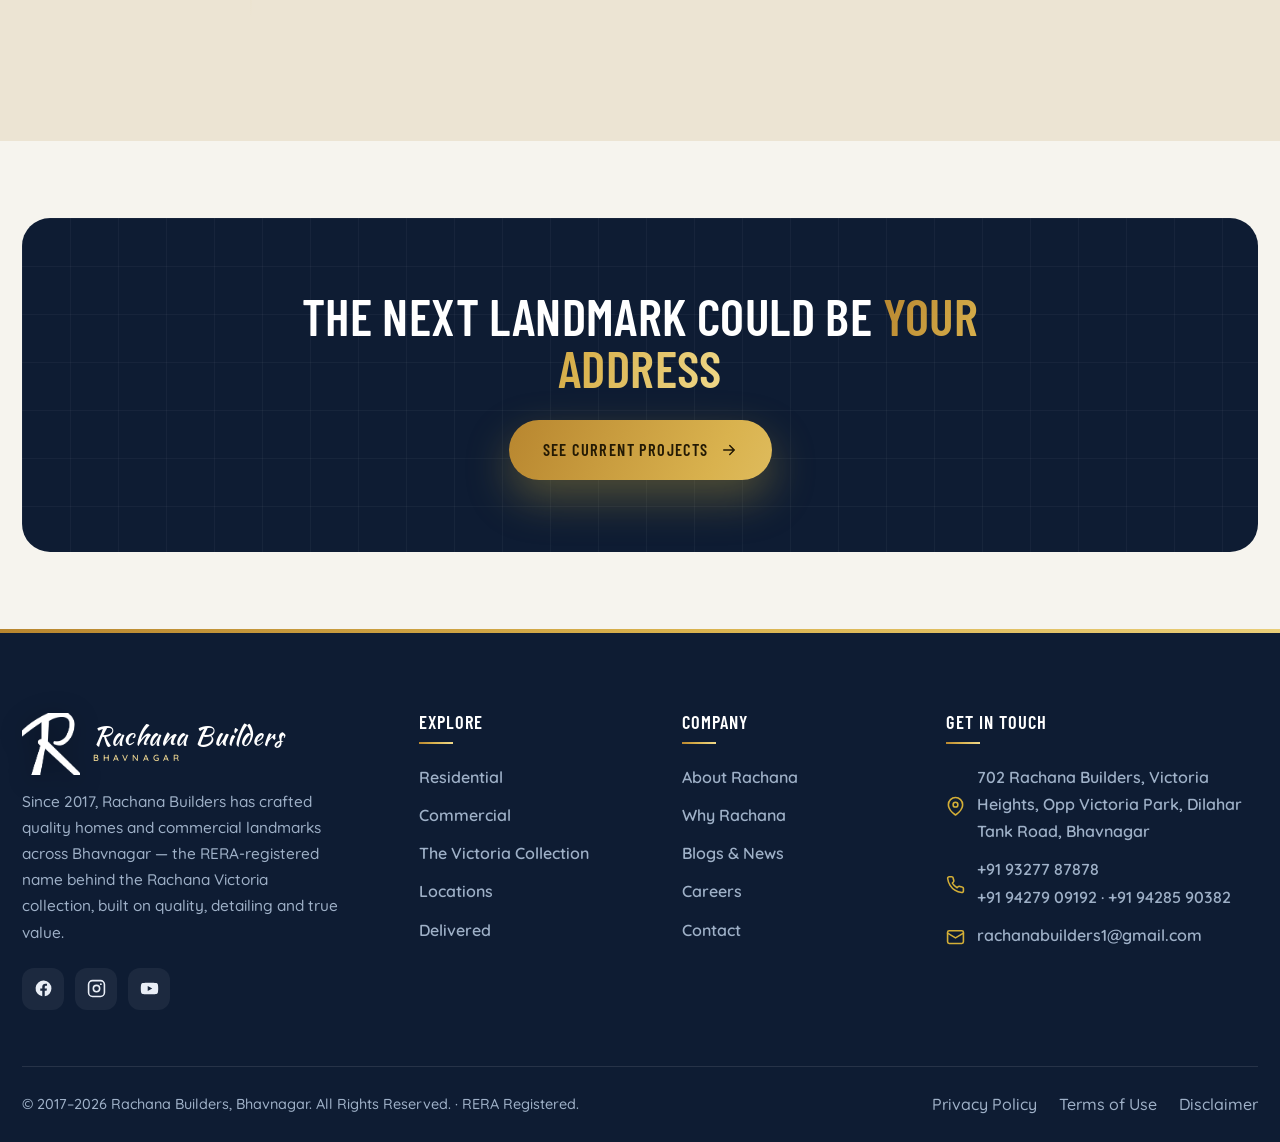
<file: archives.html>
<!DOCTYPE html>
<html lang="en">
<head>
  <meta charset="UTF-8" />
  <meta name="viewport" content="width=device-width, initial-scale=1.0" />
  <meta name="description" content="The Rachana Builders journey since 2017 — the Victoria collection of delivered, ready and upcoming projects across Bhavnagar." />
  <title>Our Journey · Rachana Builders — Delivered & Ongoing Projects</title>
  <link rel="preconnect" href="https://fonts.googleapis.com" />
  <link rel="preconnect" href="https://fonts.gstatic.com" crossorigin />
  <link href="https://fonts.googleapis.com/css2?family=Barlow+Condensed:wght@400;500;600;700&family=Quicksand:wght@400;500;600;700&family=Playfair+Display:wght@700;800;900&family=Kaushan+Script&display=swap" rel="stylesheet" />
  <link rel="stylesheet" href="assets/css/main.css?v=r33" />
  <link rel="icon" href="data:image/svg+xml,<svg xmlns='http://www.w3.org/2000/svg' viewBox='0 0 64 64'><rect width='64' height='64' rx='14' fill='%230e1c33'/><text x='32' y='46' font-family='Arial' font-size='40' font-weight='bold' fill='%23d4af37' text-anchor='middle'>R</text></svg>" />
</head>
<body data-page="archives">
  <header id="site-header"></header>

  <section class="page-hero scanlines">
    <div class="hero-bg"><div class="grid-lines"></div></div>
    <div class="container page-hero-inner">
      <nav class="breadcrumb reveal"><a href="index.html">Home</a> / <a href="projects.html">Projects</a> / <span>Our Journey</span></nav>
      <h1 class="reveal" data-delay="1">The Victoria <span class="glitch auto" data-text="journey">journey</span></h1>
      <p class="lead reveal" data-delay="2" style="max-width:640px;color:var(--text-onDark-soft)">From our first landmark in 2017 to landmarks across Bhavnagar — every Victoria project is a chapter in building Bhavnagar.</p>
      <div class="stat-row bordered reveal on-dark" data-delay="3" style="max-width:760px;margin-top:30px">
        <div class="stat on-dark"><div class="num text-grad"><span data-count="7">0</span></div><div class="lbl">Projects</div></div>
        <div class="stat on-dark"><div class="num text-grad"><span data-count="6">0</span></div><div class="lbl">Ready / Delivered</div></div>
        <div class="stat on-dark"><div class="num text-grad"><span data-count="2017">0</span></div><div class="lbl">Established</div></div>
        <div class="stat on-dark"><div class="num text-grad"><span data-count="100">0</span>%</div><div class="lbl">RERA</div></div>
      </div>
    </div>
  </section>

  <!-- COLLECTION GRID -->
  <section class="section">
    <div class="container">
      <div class="section-head center reveal"><span class="eyebrow center">Delivered &amp; Upcoming</span><h2>The Victoria <span class="text-grad">collection</span></h2></div>
      <div class="grid g-3">
        <a class="cat-tile reveal" data-delay="1" href="residential.html" style="min-height:260px"><img class="cat-img" src="assets/img/victoria/victoria18.jpg" alt="Victoria 18 — Subhashnagar, Bhavnagar" loading="lazy" style="object-position:center 30%" /><div style="position:relative;z-index:2;width:100%"><span class="chip" style="background:rgba(255,255,255,.14);color:#fff;border-color:rgba(255,255,255,.2)">2023 · Delivered</span><h3 style="margin:8px 0 0;font-size:1.4rem">Victoria 18</h3><span class="ct-count">Residential Plots · Subhashnagar</span></div></a>
        <div class="cat-tile reveal" data-delay="2" style="min-height:260px"><div class="art art-1" data-art="skyline" data-seed="402"></div><div style="position:relative;z-index:2;width:100%"><span class="chip" style="background:rgba(255,255,255,.14);color:#fff;border-color:rgba(255,255,255,.2)">Ready</span><h3 style="margin:8px 0 0;font-size:1.4rem">Victoria Prime</h3><span class="ct-count">Commercial · Kaliyabid</span></div></div>
        <div class="cat-tile reveal" data-delay="3" style="min-height:260px"><div class="art art-5" data-art="skyline" data-seed="403"></div><div style="position:relative;z-index:2;width:100%"><span class="chip" style="background:rgba(255,255,255,.14);color:#fff;border-color:rgba(255,255,255,.2)">Ready</span><h3 style="margin:8px 0 0;font-size:1.4rem">Victoria Heights</h3><span class="ct-count">Commercial · Vidyanagar</span></div></div>
        <a class="cat-tile reveal" data-delay="1" href="commercial.html" style="min-height:260px"><img class="cat-img" src="assets/img/victoria/edge.jpg" alt="Victoria Edge — Sidsar, Bhavnagar" loading="lazy" style="object-position:center 35%" /><div style="position:relative;z-index:2;width:100%"><span class="chip" style="background:rgba(255,255,255,.14);color:#fff;border-color:rgba(255,255,255,.2)">Completed</span><h3 style="margin:8px 0 0;font-size:1.4rem">Victoria Edge</h3><span class="ct-count">Commercial · Sidsar</span></div></a>
        <div class="cat-tile reveal" data-delay="2" style="min-height:260px"><div class="art art-6" data-art="tower" data-seed="405"></div><div style="position:relative;z-index:2;width:100%"><span class="chip" style="background:rgba(255,255,255,.14);color:#fff;border-color:rgba(255,255,255,.2)">Ready</span><h3 style="margin:8px 0 0;font-size:1.4rem">Victoria Corporate</h3><span class="ct-count">Commercial · Hill Drive</span></div></div>
        <a class="cat-tile reveal" data-delay="3" href="commercial.html" style="min-height:260px"><img class="cat-img" src="assets/img/victoria/akshar.jpg" alt="Victoria Akshar" loading="lazy" /><div style="position:relative;z-index:2;width:100%"><span class="chip" style="background:rgba(255,255,255,.14);color:#fff;border-color:rgba(255,255,255,.2)">Completed</span><h3 style="margin:8px 0 0;font-size:1.4rem">Victoria Akshar</h3><span class="ct-count">Commercial · Waghawadi Road</span></div></a>
        <a class="cat-tile reveal" data-delay="1" href="commercial.html" style="min-height:260px"><img class="cat-img" src="assets/img/victoria/victoria11.jpg" alt="Victoria 11 — upcoming, Bhavnagar" loading="lazy" style="object-position:center 40%" /><div style="position:relative;z-index:2;width:100%"><span class="chip" style="background:rgba(255,255,255,.14);color:#fff;border-color:rgba(255,255,255,.2)">Upcoming</span><h3 style="margin:8px 0 0;font-size:1.4rem">Victoria 11</h3><span class="ct-count">Commercial · Coming Soon</span></div></a>
      </div>
    </div>
  </section>

  <!-- TIMELINE -->
  <section class="section paper2">
    <div class="container" style="max-width:820px">
      <div class="section-head center reveal"><span class="eyebrow center">Since 2017</span><h2>The Rachana <span class="text-grad">timeline</span></h2></div>
      <div class="timeline reveal">
        <div class="tl-item"><div class="yr">2017</div><h4>Where It All Began</h4><span class="tl-project">Victoria Heights</span><p>Where it began — our very first landmark, Victoria Heights in Vidyanagar, launches the Victoria collection.</p></div>
        <div class="tl-item"><div class="yr">2019</div><h4>Putting Down Roots</h4><span class="tl-project">Victoria 18</span><p>Gated residential plots arrive in Subhashnagar.</p></div>
        <div class="tl-item"><div class="yr">2021</div><h4>Our Commercial Leap</h4><span class="tl-project">Victoria Prime</span><p>A modern business hub — offices, shops &amp; showrooms — rises in Kaliyabid.</p></div>
        <div class="tl-item"><div class="yr">2023</div><h4>Raising the Standard</h4><span class="tl-project">Victoria Corporate</span><p>Corporate offices &amp; showrooms take shape in Hill Drive.</p></div>
        <div class="tl-item"><div class="yr">2024</div><h4>A New Landmark</h4><span class="tl-project">Victoria Akshar</span><p>Our landmark showroom tower on Waghawadi Road is now complete.</p></div>
        <div class="tl-item"><div class="yr">2025</div><h4>A Landmark by the Court</h4><span class="tl-project">Victoria Edge</span><p>Our commercial landmark in Sidsar, beside the new Bhavnagar High Court, is now complete.</p></div>
        <div class="tl-item"><div class="yr">Soon</div><h4>The Next Chapter</h4><span class="tl-project">Victoria 11</span><p>Our upcoming commercial landmark — coming soon.</p></div>
      </div>
    </div>
  </section>

  <section class="section tight">
    <div class="container">
      <div class="cta-band reveal" style="text-align:center">
        <div class="grid-lines"></div>
        <h2 style="max-width:680px;margin-inline:auto">The next landmark could be <span class="text-grad">your address</span></h2>
        <div class="hero-cta" style="justify-content:center;margin-top:26px">
          <a class="btn btn-gold" href="projects.html">See Current Projects <svg viewBox="0 0 24 24" fill="none" stroke="currentColor" stroke-width="2" stroke-linecap="round" stroke-linejoin="round"><path d="M5 12h14M13 6l6 6-6 6"/></svg></a>
        </div>
      </div>
    </div>
  </section>

  <footer id="site-footer"></footer>
  <script src="assets/js/components.js?v=r33"></script>
  <script src="assets/js/art.js?v=r33"></script>
  <script src="assets/js/main.js?v=r33"></script>
</body>
</html>
</file>
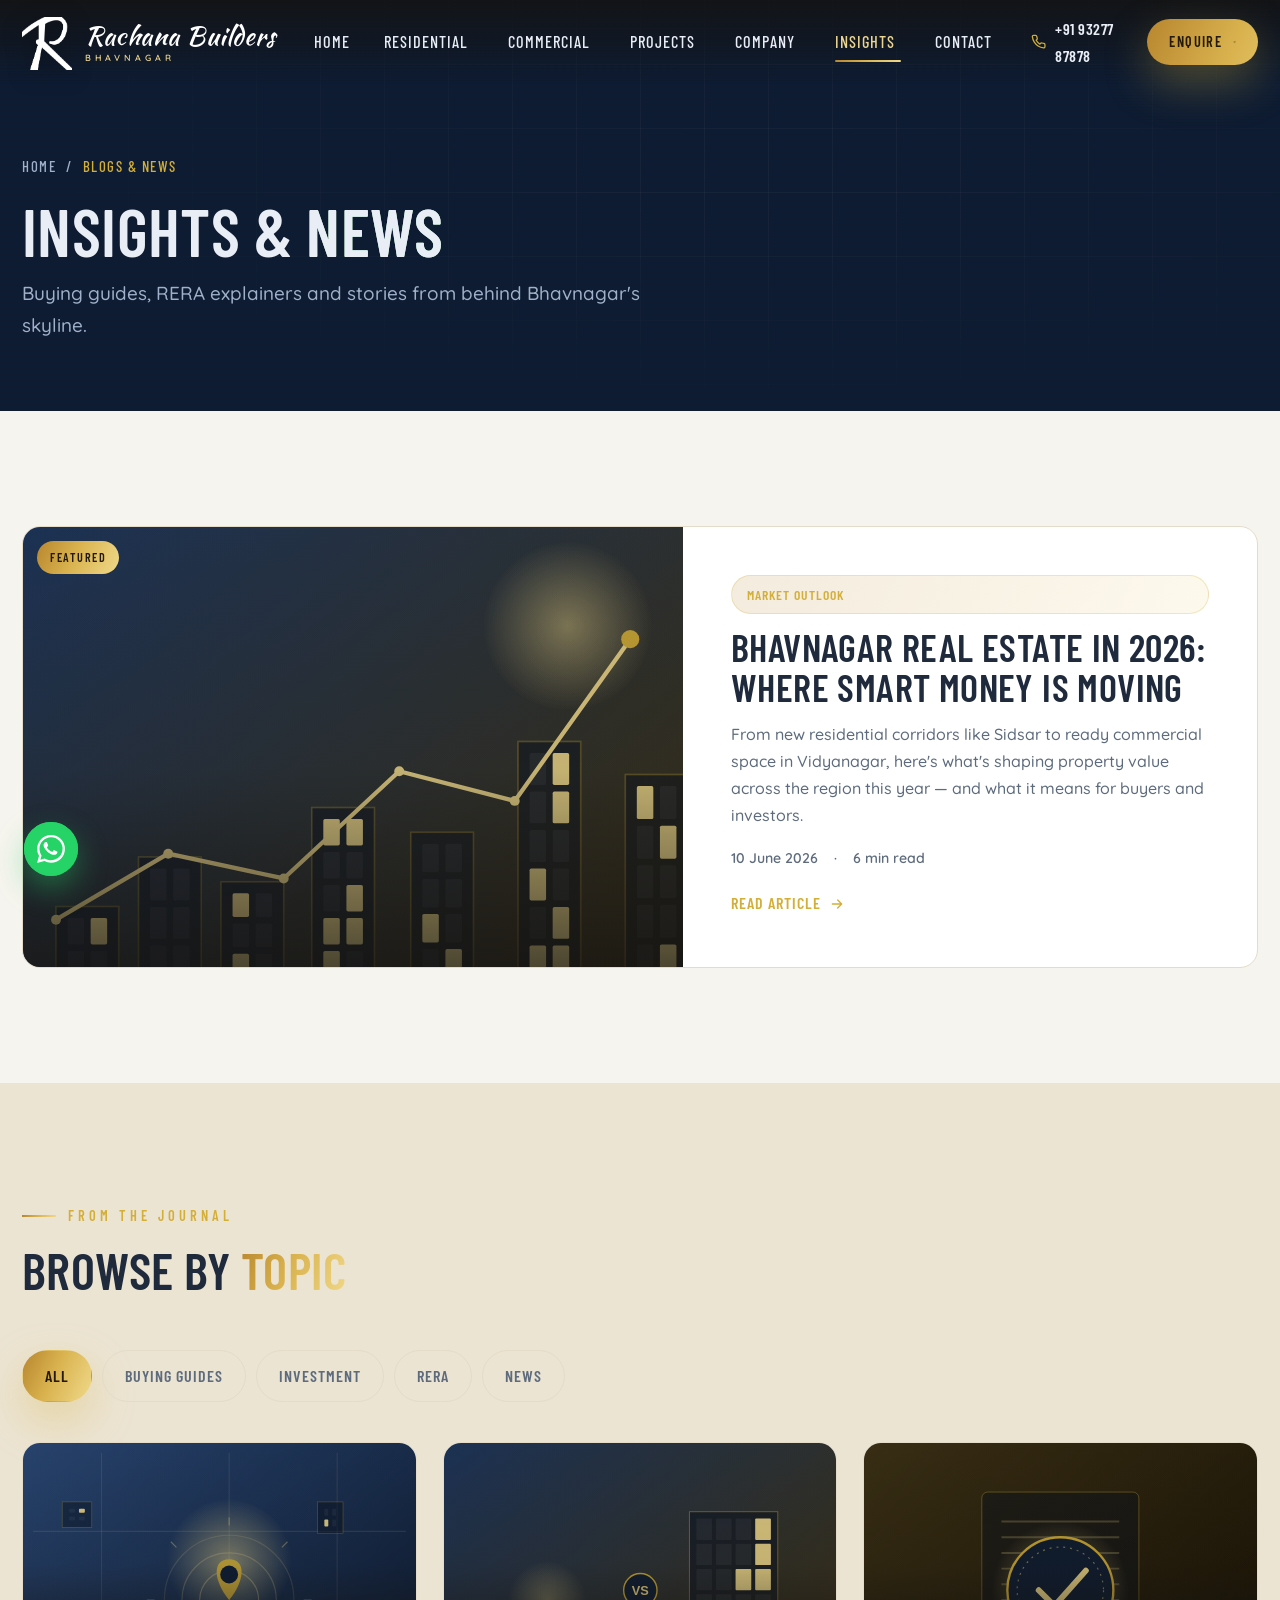
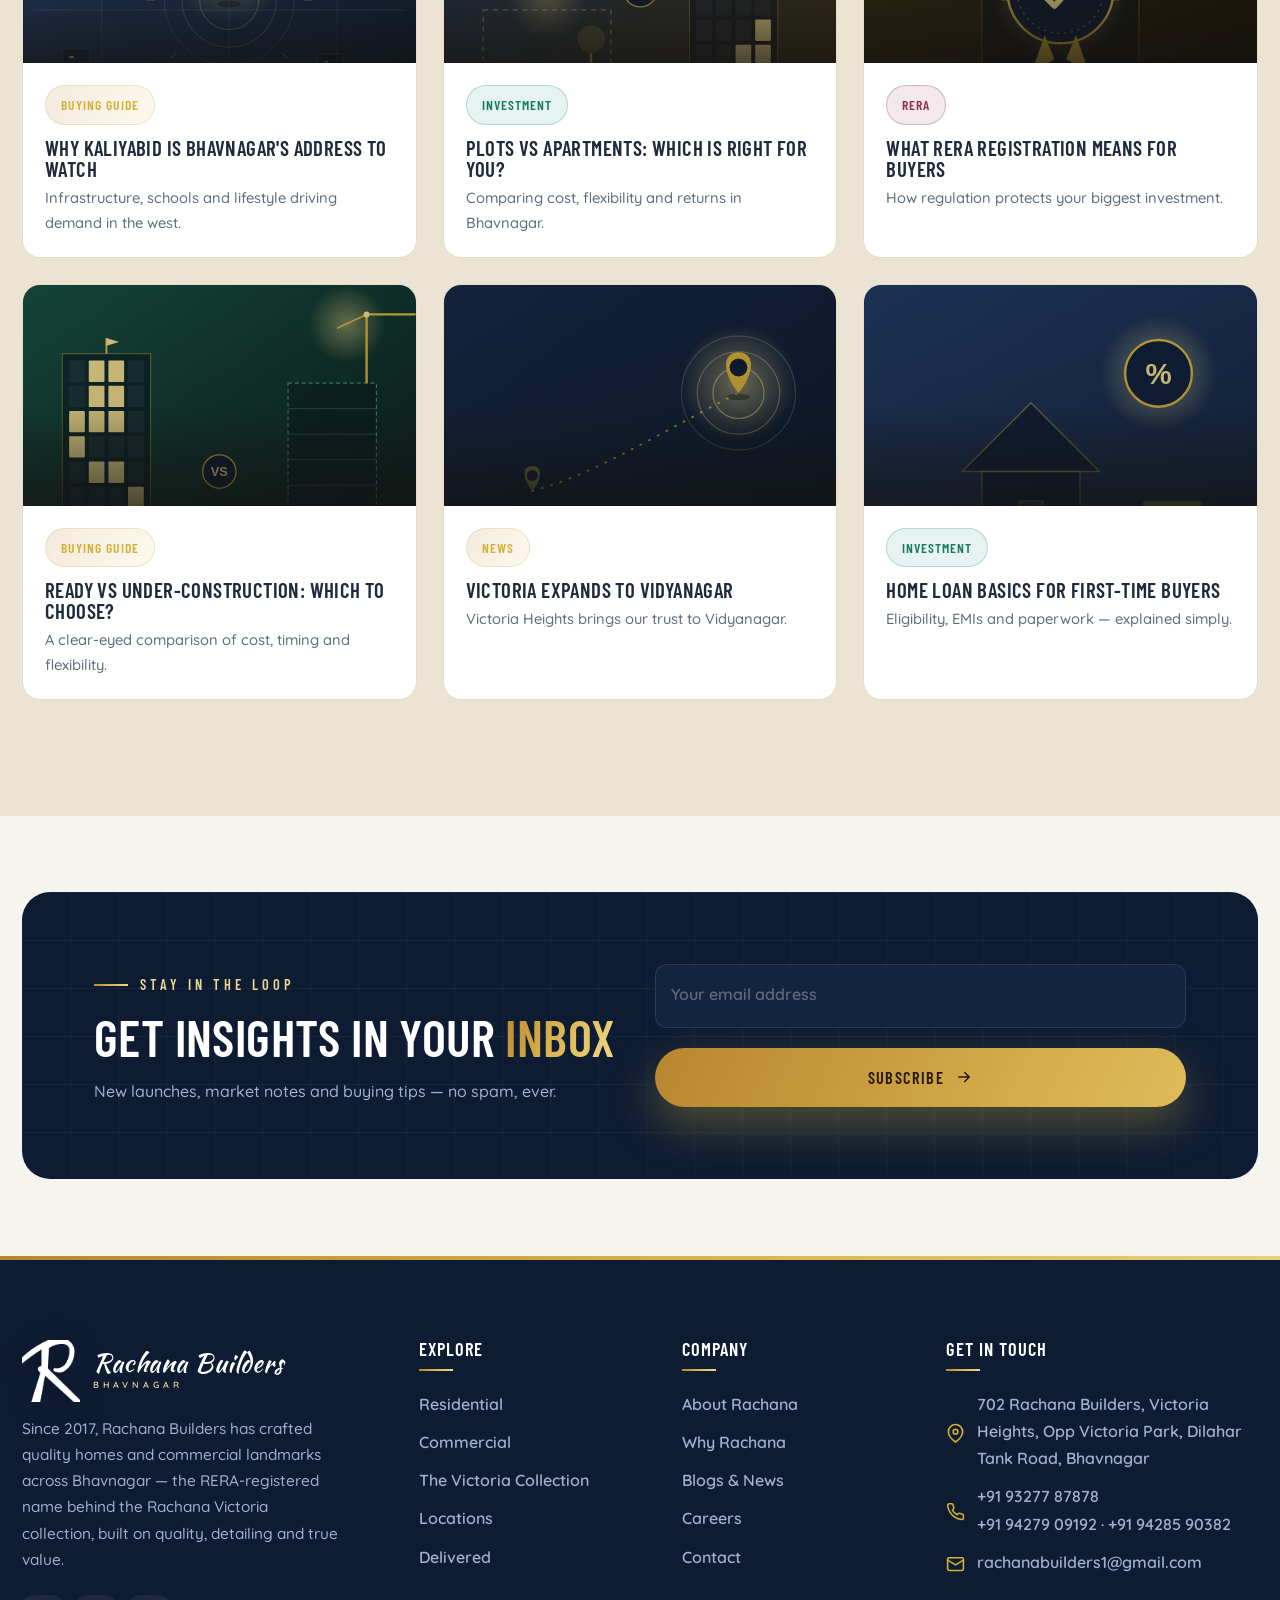
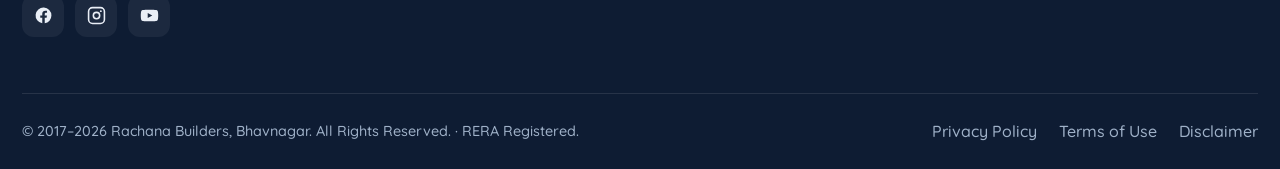
<file: blogs.html>
<!DOCTYPE html>
<html lang="en">
<head>
  <meta charset="UTF-8" />
  <meta name="viewport" content="width=device-width, initial-scale=1.0" />
  <meta name="description" content="Rachana Builders blog — Bhavnagar real estate insights, buying guides, RERA explainers and investment tips." />
  <title>Blogs & News · Rachana Builders — Bhavnagar Real Estate Insights</title>
  <link rel="preconnect" href="https://fonts.googleapis.com" />
  <link rel="preconnect" href="https://fonts.gstatic.com" crossorigin />
  <link href="https://fonts.googleapis.com/css2?family=Barlow+Condensed:wght@400;500;600;700&family=Quicksand:wght@400;500;600;700&family=Playfair+Display:wght@700;800;900&family=Kaushan+Script&display=swap" rel="stylesheet" />
  <link rel="stylesheet" href="assets/css/main.css?v=r33" />
  <link rel="icon" href="data:image/svg+xml,<svg xmlns='http://www.w3.org/2000/svg' viewBox='0 0 64 64'><rect width='64' height='64' rx='14' fill='%230e1c33'/><text x='32' y='46' font-family='Arial' font-size='40' font-weight='bold' fill='%23d4af37' text-anchor='middle'>R</text></svg>" />
</head>
<body data-page="blogs">
  <header id="site-header"></header>

  <section class="page-hero scanlines">
    <div class="hero-bg"><div class="grid-lines"></div></div>
    <div class="container page-hero-inner">
      <nav class="breadcrumb reveal"><a href="index.html">Home</a> / <span>Blogs &amp; News </span></nav>
      <h1 class="reveal" data-delay="1">Insights &amp; <span class="glitch auto" data-text="News">News</span></h1>
      <p class="lead reveal" data-delay="2" style="max-width:620px;color:var(--text-onDark-soft)">Buying guides, RERA explainers and stories from behind Bhavnagar's skyline.</p>
    </div>
  </section>

  <!-- FEATURED -->
  <section class="section">
    <div class="container">
      <a class="card reveal tilt" href="#" style="display:grid;grid-template-columns:1.15fr 1fr;overflow:hidden">
        <div class="pc-visual" style="aspect-ratio:auto;min-height:340px"><div class="art art-3 static" data-art="trend" data-seed="500" data-rotor="off" data-glitch="off" style="position:absolute;inset:0"></div><div class="pc-tags"><span class="tag gold">Featured</span></div></div>
        <div style="padding:clamp(26px,4vw,48px);display:flex;flex-direction:column;justify-content:center">
          <span class="chip">Market Outlook</span>
          <h2 class="mt-s" style="font-size:clamp(1.6rem,3vw,2.4rem)">Bhavnagar real estate in 2026: where smart money is moving</h2>
          <p class="muted mt-s">From new residential corridors like Sidsar to ready commercial space in Vidyanagar, here's what's shaping property value across the region this year — and what it means for buyers and investors.</p>
          <div class="post-meta muted mt-m" style="display:flex;gap:16px;font-size:.88rem;font-weight:600;margin-top:18px">
            <span>10 June 2026</span><span>·</span><span>6 min read</span>
          </div>
          <span class="link-arrow mt-m" style="margin-top:18px"><span>Read article</span> <svg viewBox="0 0 24 24" fill="none" stroke="currentColor" stroke-width="2" stroke-linecap="round" stroke-linejoin="round"><path d="M5 12h14M13 6l6 6-6 6"/></svg></span>
        </div>
      </a>
    </div>
  </section>

  <!-- BLOG GRID with filters -->
  <section class="section paper2" data-filter-group>
    <div class="container">
      <div class="section-head reveal" style="max-width:100%"><span class="eyebrow">From the Journal</span><h2 class="mt-s">Browse by <span class="text-grad">topic</span></h2></div>
      <div class="filters reveal">
        <button class="filter-btn active" data-filter="all">All</button>
        <button class="filter-btn" data-filter="guide">Buying Guides</button>
        <button class="filter-btn" data-filter="invest">Investment</button>
        <button class="filter-btn" data-filter="rera">RERA</button>
        <button class="filter-btn" data-filter="news">News</button>
      </div>
      <div class="grid g-3">
        <a class="card filter-item reveal" data-cat="guide" data-delay="1" href="#"><div class="pc-visual" style="aspect-ratio:16/9"><div class="art art-1 static" data-art="watchspot" data-seed="510" data-rotor="off" data-glitch="off" style="position:absolute;inset:0"></div></div><div style="padding:22px"><span class="chip">Buying Guide</span><h4 style="margin:12px 0 6px">Why Kaliyabid is Bhavnagar's address to watch</h4><p class="muted" style="font-size:.92rem">Infrastructure, schools and lifestyle driving demand in the west.</p></div></a>
        <a class="card filter-item reveal" data-cat="invest" data-delay="2" href="#"><div class="pc-visual" style="aspect-ratio:16/9"><div class="art art-3 static" data-art="compare" data-seed="511" data-rotor="off" data-glitch="off" style="position:absolute;inset:0"></div></div><div style="padding:22px"><span class="chip teal">Investment</span><h4 style="margin:12px 0 6px">Plots vs apartments: which is right for you?</h4><p class="muted" style="font-size:.92rem">Comparing cost, flexibility and returns in Bhavnagar.</p></div></a>
        <a class="card filter-item reveal" data-cat="rera" data-delay="3" href="#"><div class="pc-visual" style="aspect-ratio:16/9"><div class="art art-5 static" data-art="seal" data-seed="512" data-rotor="off" data-glitch="off" style="position:absolute;inset:0"></div></div><div style="padding:22px"><span class="chip red">RERA</span><h4 style="margin:12px 0 6px">What RERA registration means for buyers</h4><p class="muted" style="font-size:.92rem">How regulation protects your biggest investment.</p></div></a>
        <a class="card filter-item reveal" data-cat="guide" data-delay="1" href="#"><div class="pc-visual" style="aspect-ratio:16/9"><div class="art art-4 static" data-art="buildvs" data-seed="513" data-rotor="off" data-glitch="off" style="position:absolute;inset:0"></div></div><div style="padding:22px"><span class="chip">Buying Guide</span><h4 style="margin:12px 0 6px">Ready vs under-construction: which to choose?</h4><p class="muted" style="font-size:.92rem">A clear-eyed comparison of cost, timing and flexibility.</p></div></a>
        <a class="card filter-item reveal" data-cat="news" data-delay="2" href="#"><div class="pc-visual" style="aspect-ratio:16/9"><div class="art art-2 static" data-art="expand" data-seed="514" data-rotor="off" data-glitch="off" style="position:absolute;inset:0"></div></div><div style="padding:22px"><span class="chip">News</span><h4 style="margin:12px 0 6px">Victoria expands to Vidyanagar</h4><p class="muted" style="font-size:.92rem">Victoria Heights brings our trust to Vidyanagar.</p></div></a>
        <a class="card filter-item reveal" data-cat="rera" data-delay="3" href="#"><div class="pc-visual" style="aspect-ratio:16/9"><div class="art art-6 static" data-art="loan" data-seed="515" data-rotor="off" data-glitch="off" style="position:absolute;inset:0"></div></div><div style="padding:22px"><span class="chip teal">Investment</span><h4 style="margin:12px 0 6px">Home loan basics for first-time buyers</h4><p class="muted" style="font-size:.92rem">Eligibility, EMIs and paperwork — explained simply.</p></div></a>
      </div>
    </div>
  </section>

  <!-- NEWSLETTER -->
  <section class="section tight">
    <div class="container">
      <div class="cta-band reveal" style="display:grid;grid-template-columns:1fr 1fr;gap:30px;align-items:center">
        <div class="grid-lines"></div>
        <div style="position:relative;z-index:2">
          <span class="eyebrow on-dark">Stay In The Loop</span>
          <h2 class="mt-s">Get insights in your <span class="text-grad">inbox</span></h2>
          <p class="mt-s" style="color:var(--text-onDark-soft)">New launches, market notes and buying tips — no spam, ever.</p>
        </div>
        <form class="form on-dark" data-demo style="position:relative;z-index:2">
          <div class="field"><input type="email" id="nl" placeholder=" " required /><label for="nl">Your email address</label></div>
          <button class="btn btn-gold" type="submit" style="justify-content:center">Subscribe <svg viewBox="0 0 24 24" fill="none" stroke="currentColor" stroke-width="2" stroke-linecap="round" stroke-linejoin="round"><path d="M5 12h14M13 6l6 6-6 6"/></svg></button>
        </form>
      </div>
    </div>
  </section>

  <footer id="site-footer"></footer>
  <script src="assets/js/components.js?v=r33"></script>
  <script src="assets/js/art.js?v=r33"></script>
  <script src="assets/js/main.js?v=r33"></script>
</body>
</html>
</file>
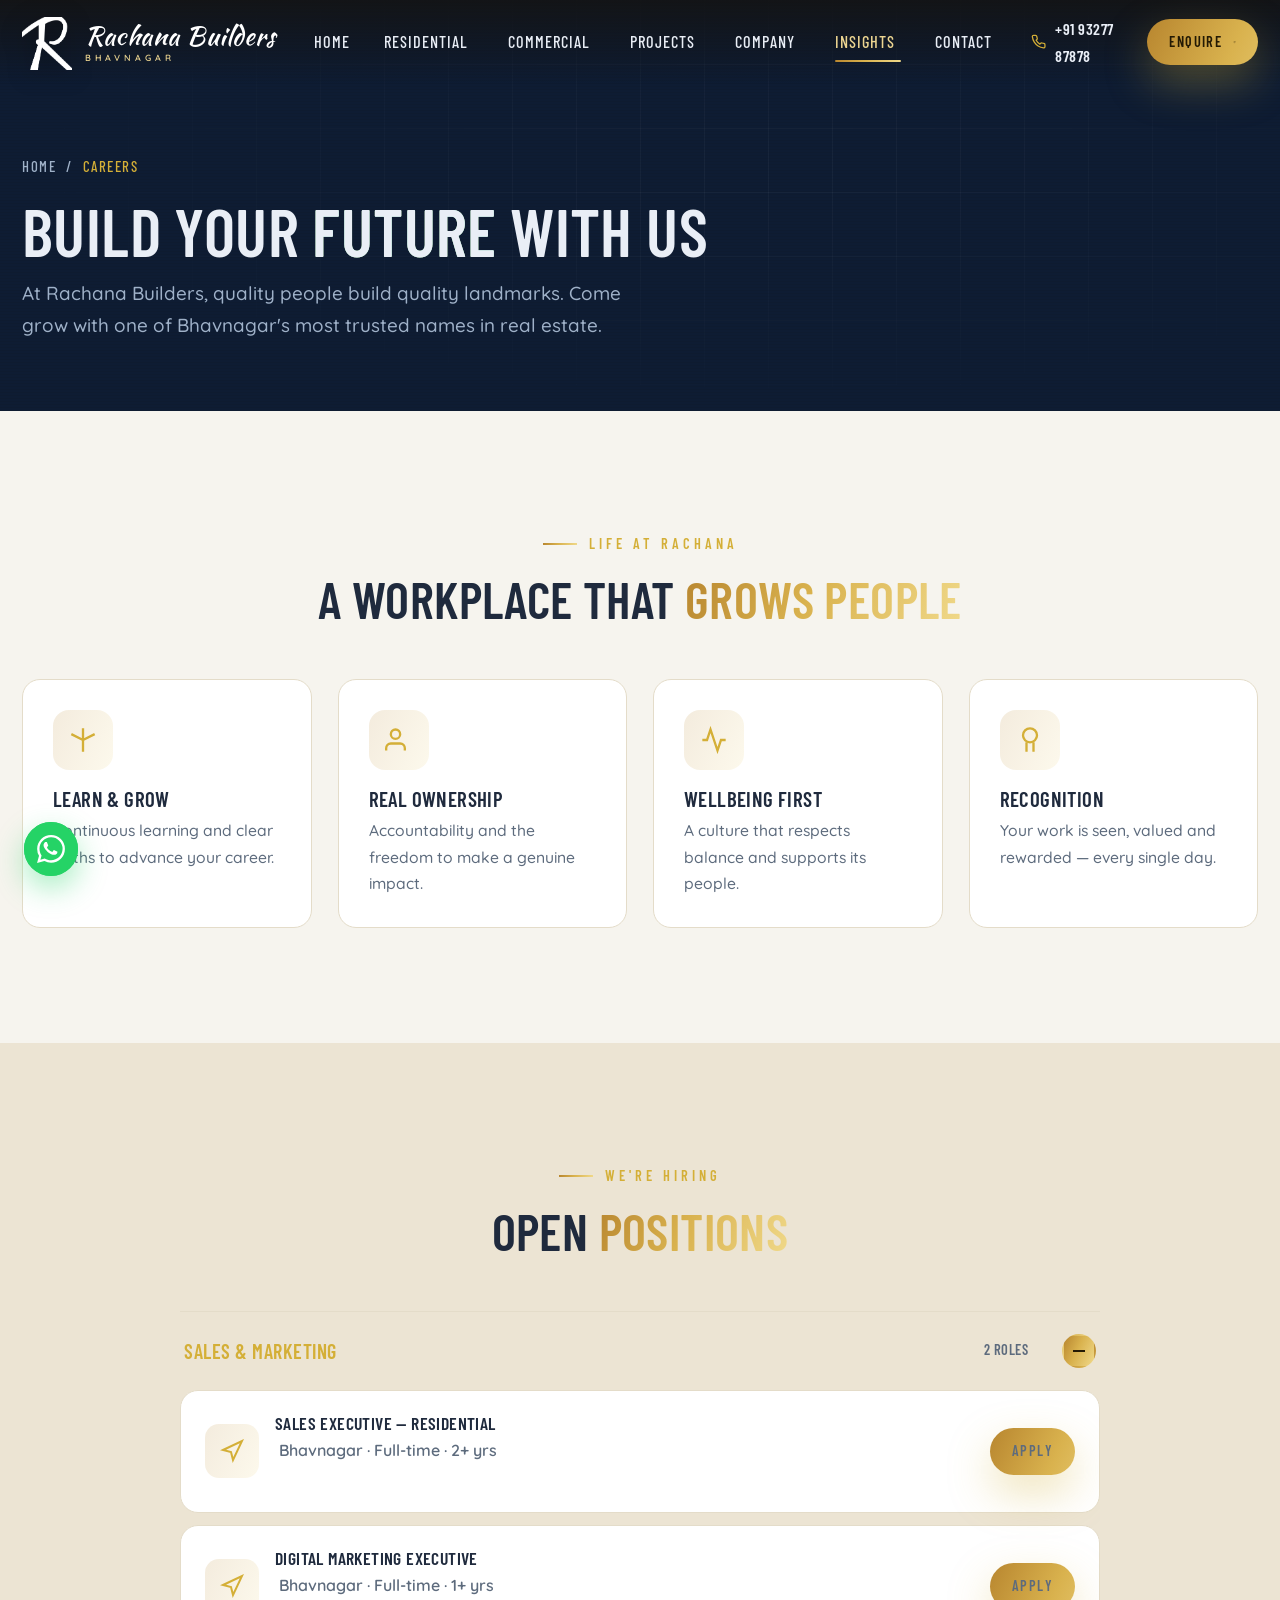
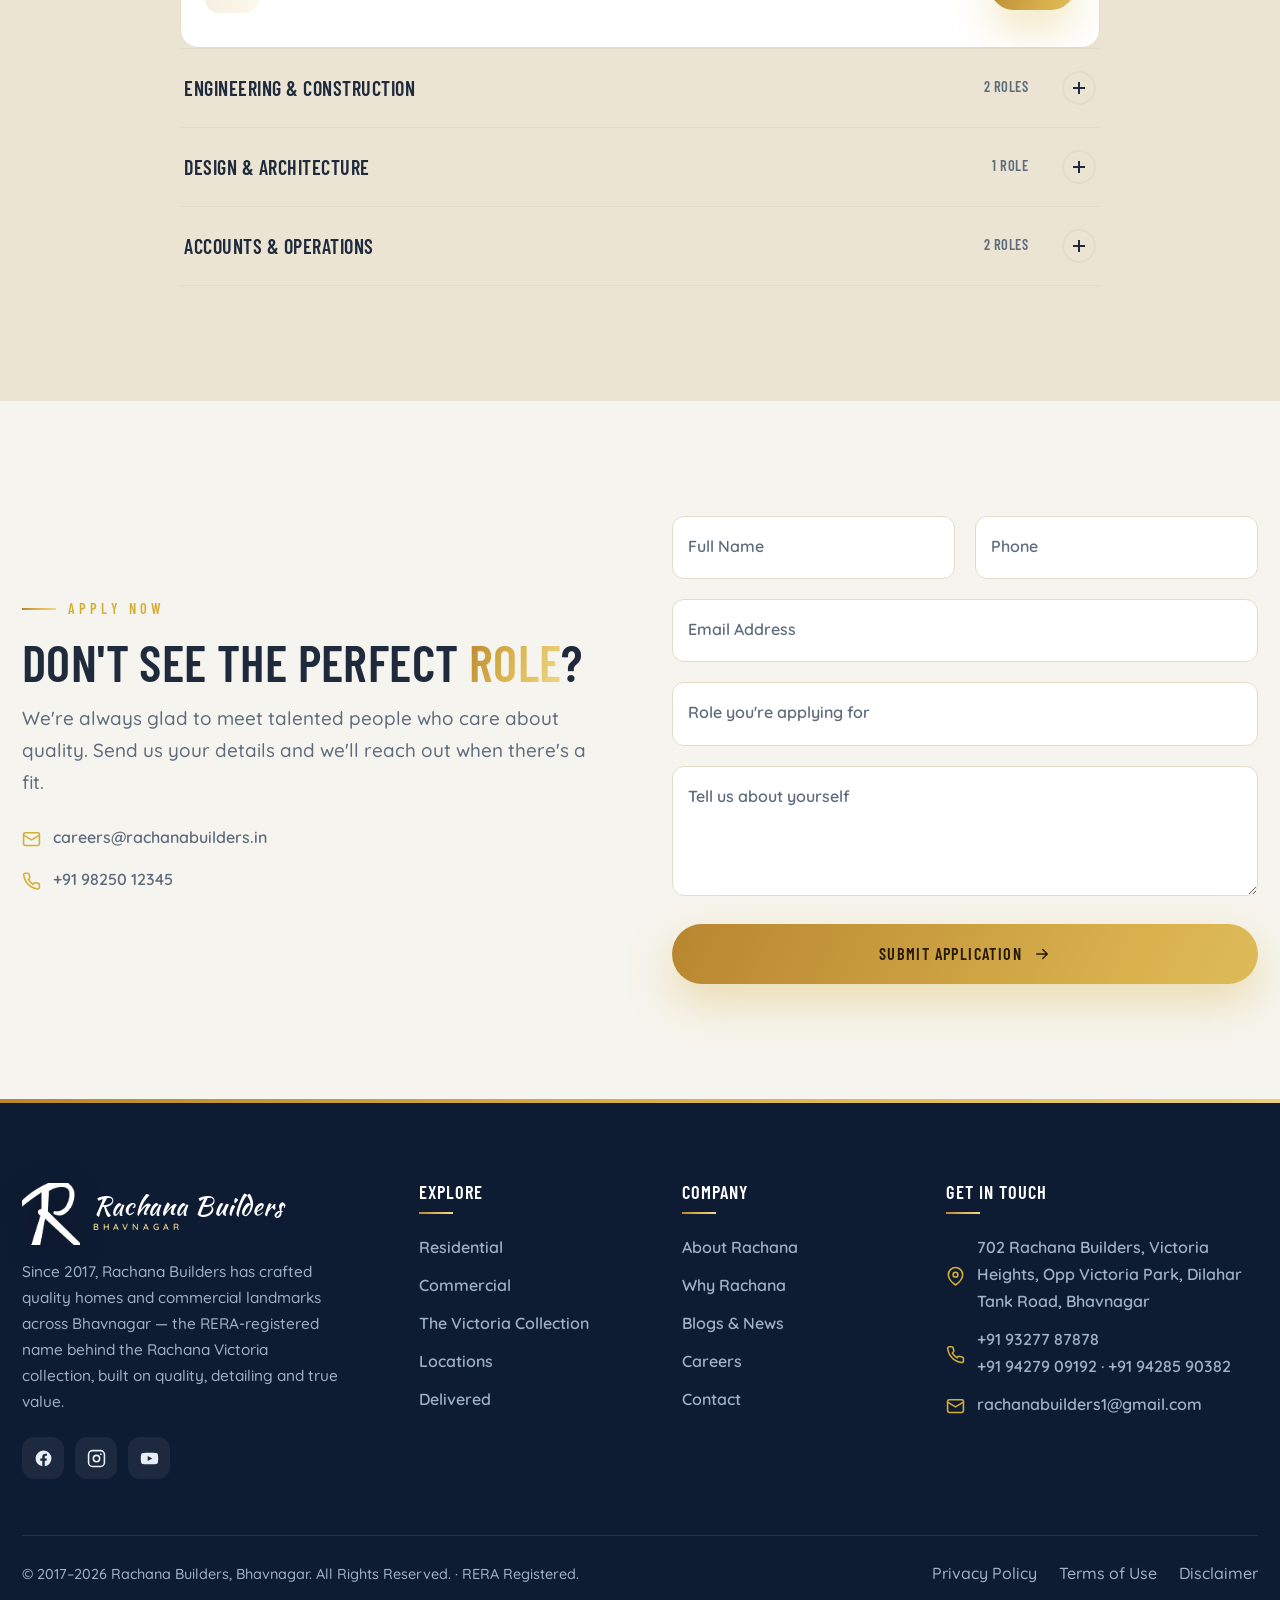
<file: careers.html>
<!DOCTYPE html>
<html lang="en">
<head>
  <meta charset="UTF-8" />
  <meta name="viewport" content="width=device-width, initial-scale=1.0" />
  <meta name="description" content="Careers at Rachana Builders — join one of Bhavnagar's trusted real estate developers. Explore open roles across sales, engineering, design and operations." />
  <title>Careers · Rachana Builders — Build Your Future With Us</title>
  <link rel="preconnect" href="https://fonts.googleapis.com" />
  <link rel="preconnect" href="https://fonts.gstatic.com" crossorigin />
  <link href="https://fonts.googleapis.com/css2?family=Barlow+Condensed:wght@400;500;600;700&family=Quicksand:wght@400;500;600;700&family=Playfair+Display:wght@700;800;900&family=Kaushan+Script&display=swap" rel="stylesheet" />
  <link rel="stylesheet" href="assets/css/main.css?v=r33" />
  <link rel="icon" href="data:image/svg+xml,<svg xmlns='http://www.w3.org/2000/svg' viewBox='0 0 64 64'><rect width='64' height='64' rx='14' fill='%230e1c33'/><text x='32' y='46' font-family='Arial' font-size='40' font-weight='bold' fill='%23d4af37' text-anchor='middle'>R</text></svg>" />
</head>
<body data-page="careers">
  <header id="site-header"></header>

  <section class="page-hero scanlines">
    <div class="hero-bg"><div class="grid-lines"></div></div>
    <div class="container page-hero-inner">
      <nav class="breadcrumb reveal"><a href="index.html">Home</a> / <span>Careers</span></nav>
      <h1 class="reveal" data-delay="1">Build your <span class="glitch auto" data-text="future">future</span> with us</h1>
      <p class="lead reveal" data-delay="2" style="max-width:620px;color:var(--text-onDark-soft)">At Rachana Builders, quality people build quality landmarks. Come grow with one of Bhavnagar's most trusted names in real estate.</p>
    </div>
  </section>

  <!-- CULTURE -->
  <section class="section">
    <div class="container">
      <div class="section-head center reveal"><span class="eyebrow center">Life At Rachana</span><h2>A workplace that <span class="text-grad">grows people</span></h2></div>
      <div class="grid g-4">
        <div class="feature reveal" data-delay="1"><div class="ic c-gold"><svg viewBox="0 0 24 24" fill="none" stroke="currentColor" stroke-width="2"><path d="M12 2v20M2 7l10 5 10-5"/></svg></div><h4>Learn &amp; Grow</h4><p>Continuous learning and clear paths to advance your career.</p></div>
        <div class="feature reveal" data-delay="2"><div class="ic c-blue"><svg viewBox="0 0 24 24" fill="none" stroke="currentColor" stroke-width="2"><path d="M17 21v-2a4 4 0 0 0-4-4H5a4 4 0 0 0-4 4v2"/><circle cx="9" cy="7" r="4"/></svg></div><h4>Real Ownership</h4><p>Accountability and the freedom to make a genuine impact.</p></div>
        <div class="feature reveal" data-delay="3"><div class="ic c-teal"><svg viewBox="0 0 24 24" fill="none" stroke="currentColor" stroke-width="2"><path d="M22 12h-4l-3 9L9 3l-3 9H2"/></svg></div><h4>Wellbeing First</h4><p>A culture that respects balance and supports its people.</p></div>
        <div class="feature reveal" data-delay="4"><div class="ic c-gold"><svg viewBox="0 0 24 24" fill="none" stroke="currentColor" stroke-width="2"><circle cx="12" cy="8" r="6"/><path d="M9 22V14M15 22V14"/></svg></div><h4>Recognition</h4><p>Your work is seen, valued and rewarded — every single day.</p></div>
      </div>
    </div>
  </section>

  <!-- OPEN ROLES -->
  <section class="section paper2">
    <div class="container" style="max-width:920px">
      <div class="section-head center reveal"><span class="eyebrow center">We're Hiring</span><h2>Open <span class="text-grad">positions</span></h2></div>

      <div class="accordion" data-multi>
        <div class="acc-item open">
          <button class="acc-head">Sales &amp; Marketing <span class="muted" style="font-size:.9rem;font-weight:600;margin-left:auto;margin-right:14px">2 roles</span><span class="pm"></span></button>
          <div class="acc-body">
            <div class="info-card" style="margin-bottom:12px;align-items:center"><div class="ic c-gold"><svg viewBox="0 0 24 24" fill="none" stroke="currentColor" stroke-width="2"><path d="M3 11l19-9-9 19-2-8z"/></svg></div><div style="flex:1"><h5>Sales Executive — Residential</h5><p>Bhavnagar · Full-time · 2+ yrs</p></div><a class="btn btn-gold btn-sm" href="#apply">Apply</a></div>
            <div class="info-card" style="align-items:center"><div class="ic c-gold"><svg viewBox="0 0 24 24" fill="none" stroke="currentColor" stroke-width="2"><path d="M3 11l19-9-9 19-2-8z"/></svg></div><div style="flex:1"><h5>Digital Marketing Executive</h5><p>Bhavnagar · Full-time · 1+ yrs</p></div><a class="btn btn-gold btn-sm" href="#apply">Apply</a></div>
          </div>
        </div>
        <div class="acc-item">
          <button class="acc-head">Engineering &amp; Construction <span class="muted" style="font-size:.9rem;font-weight:600;margin-left:auto;margin-right:14px">2 roles</span><span class="pm"></span></button>
          <div class="acc-body">
            <div class="info-card" style="margin-bottom:12px;align-items:center"><div class="ic c-blue"><svg viewBox="0 0 24 24" fill="none" stroke="currentColor" stroke-width="2"><path d="M2 20h20M5 20V9l4-3 4 3M13 20V12l4-3 4 3v8"/></svg></div><div style="flex:1"><h5>Site Civil Engineer</h5><p>Bhavnagar · Full-time · 3+ yrs</p></div><a class="btn btn-gold btn-sm" href="#apply">Apply</a></div>
            <div class="info-card" style="align-items:center"><div class="ic c-blue"><svg viewBox="0 0 24 24" fill="none" stroke="currentColor" stroke-width="2"><path d="M2 20h20M5 20V9l4-3 4 3M13 20V12l4-3 4 3v8"/></svg></div><div style="flex:1"><h5>Project Manager — Construction</h5><p>Bhavnagar · Full-time · 6+ yrs</p></div><a class="btn btn-gold btn-sm" href="#apply">Apply</a></div>
          </div>
        </div>
        <div class="acc-item">
          <button class="acc-head">Design &amp; Architecture <span class="muted" style="font-size:.9rem;font-weight:600;margin-left:auto;margin-right:14px">1 role</span><span class="pm"></span></button>
          <div class="acc-body">
            <div class="info-card" style="align-items:center"><div class="ic c-teal"><svg viewBox="0 0 24 24" fill="none" stroke="currentColor" stroke-width="2"><path d="M2 3h20v14H2zM8 21h8"/></svg></div><div style="flex:1"><h5>Architect / Draughtsman</h5><p>Bhavnagar · Full-time · 3+ yrs</p></div><a class="btn btn-gold btn-sm" href="#apply">Apply</a></div>
          </div>
        </div>
        <div class="acc-item">
          <button class="acc-head">Accounts &amp; Operations <span class="muted" style="font-size:.9rem;font-weight:600;margin-left:auto;margin-right:14px">2 roles</span><span class="pm"></span></button>
          <div class="acc-body">
            <div class="info-card" style="margin-bottom:12px;align-items:center"><div class="ic c-gold"><svg viewBox="0 0 24 24" fill="none" stroke="currentColor" stroke-width="2"><rect x="3" y="3" width="18" height="18" rx="2"/></svg></div><div style="flex:1"><h5>Accounts Executive</h5><p>Bhavnagar · Full-time · 2+ yrs</p></div><a class="btn btn-gold btn-sm" href="#apply">Apply</a></div>
            <div class="info-card" style="align-items:center"><div class="ic c-gold"><svg viewBox="0 0 24 24" fill="none" stroke="currentColor" stroke-width="2"><rect x="3" y="3" width="18" height="18" rx="2"/></svg></div><div style="flex:1"><h5>Office &amp; CRM Administrator</h5><p>Bhavnagar · Full-time · 1+ yrs</p></div><a class="btn btn-gold btn-sm" href="#apply">Apply</a></div>
          </div>
        </div>
      </div>
    </div>
  </section>

  <!-- APPLICATION FORM -->
  <section class="section" id="apply">
    <div class="container split">
      <div class="reveal r-left">
        <span class="eyebrow">Apply Now</span>
        <h2 class="mt-s">Don't see the perfect <span class="text-grad">role</span>?</h2>
        <p class="lead mt-s">We're always glad to meet talented people who care about quality. Send us your details and we'll reach out when there's a fit.</p>
        <ul class="footer-contact mt-m" style="color:var(--text-soft)">
          <li><svg viewBox="0 0 24 24" width="20" fill="none" stroke="var(--gold)" stroke-width="2"><rect x="2" y="4" width="20" height="16" rx="2"/><path d="m22 7-10 6L2 7"/></svg> <a href="mailto:careers@rachanabuilders.in">careers@rachanabuilders.in</a></li>
          <li><svg viewBox="0 0 24 24" width="20" fill="none" stroke="var(--gold)" stroke-width="2"><path d="M22 16.92v3a2 2 0 0 1-2.18 2 19.79 19.79 0 0 1-8.63-3.07 19.5 19.5 0 0 1-6-6 19.79 19.79 0 0 1-3.07-8.67A2 2 0 0 1 4.11 2h3a2 2 0 0 1 2 1.72c.13.96.36 1.9.7 2.81a2 2 0 0 1-.45 2.11L8.09 9.91a16 16 0 0 0 6 6l1.27-1.27a2 2 0 0 1 2.11-.45c.91.34 1.85.57 2.81.7A2 2 0 0 1 22 16.92z"/></svg> +91 98250 12345</li>
        </ul>
      </div>
      <form class="form career-form reveal r-right" data-demo>
        <div class="field-row">
          <div class="field"><input type="text" id="cn" placeholder=" " required /><label for="cn">Full Name</label></div>
          <div class="field"><input type="tel" id="cp" placeholder=" " required /><label for="cp">Phone</label></div>
        </div>
        <div class="field"><input type="email" id="ce" placeholder=" " required /><label for="ce">Email Address</label></div>
        <div class="field"><input type="text" id="cr" placeholder=" " required /><label for="cr">Role you're applying for</label></div>
        <div class="field"><textarea id="cm" placeholder=" "></textarea><label for="cm">Tell us about yourself</label></div>
        <button class="btn btn-gold" type="submit" style="justify-content:center">Submit Application <svg viewBox="0 0 24 24" fill="none" stroke="currentColor" stroke-width="2" stroke-linecap="round" stroke-linejoin="round"><path d="M5 12h14M13 6l6 6-6 6"/></svg></button>
      </form>
    </div>
  </section>

  <footer id="site-footer"></footer>
  <script src="assets/js/components.js?v=r33"></script>
  <script src="assets/js/art.js?v=r33"></script>
  <script src="assets/js/main.js?v=r33"></script>
</body>
</html>
</file>
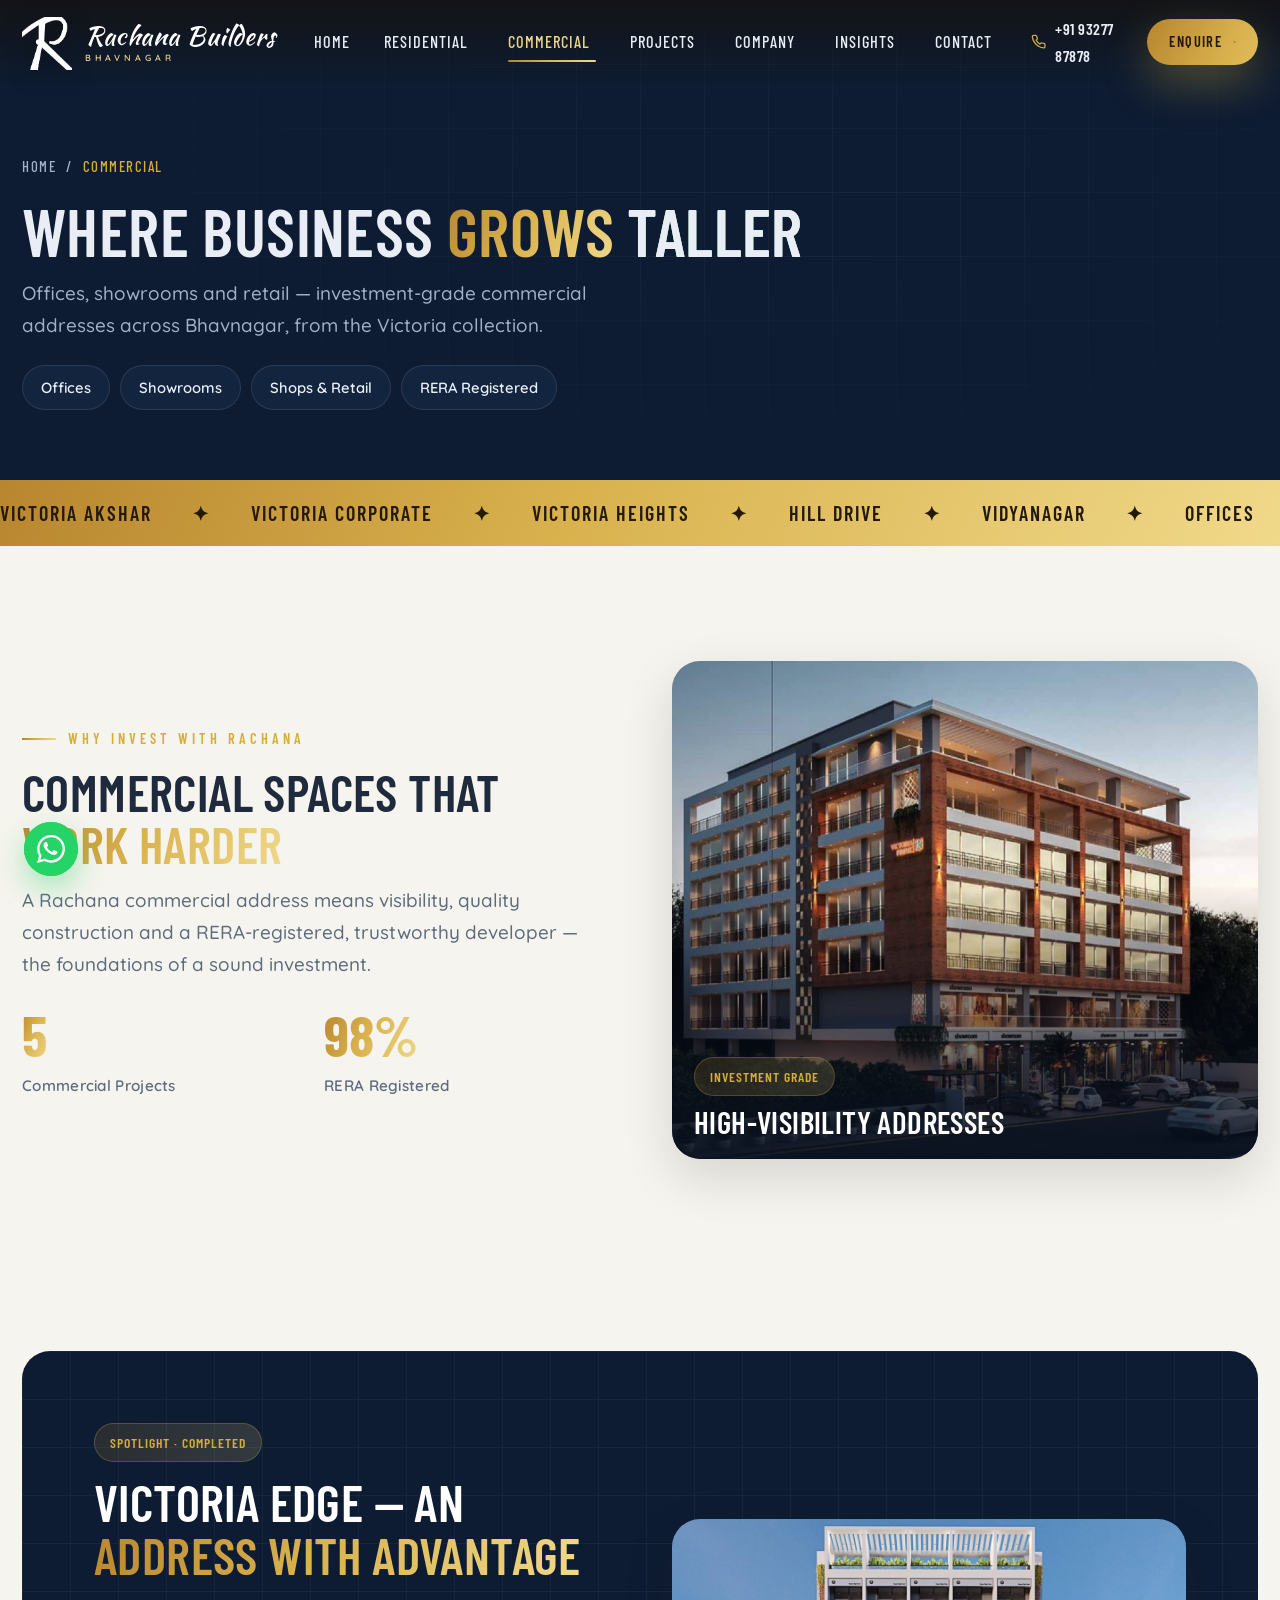
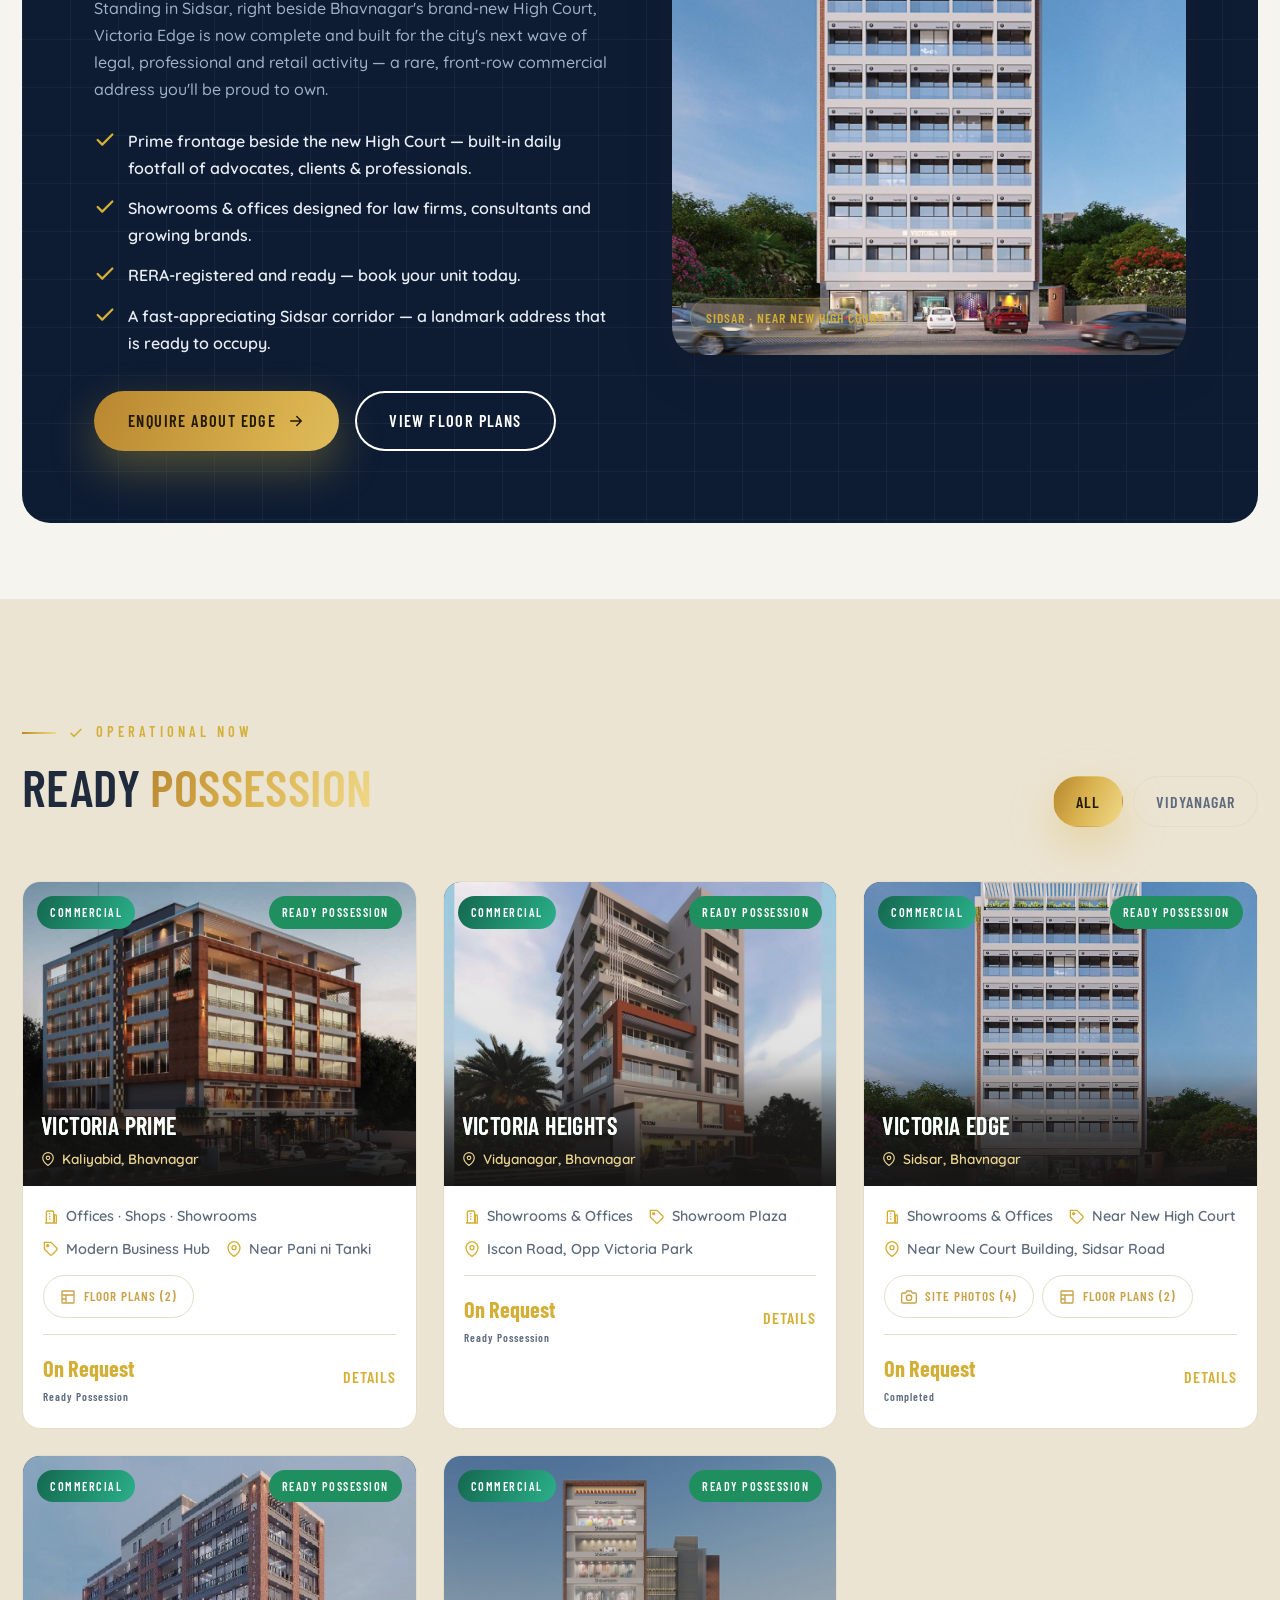
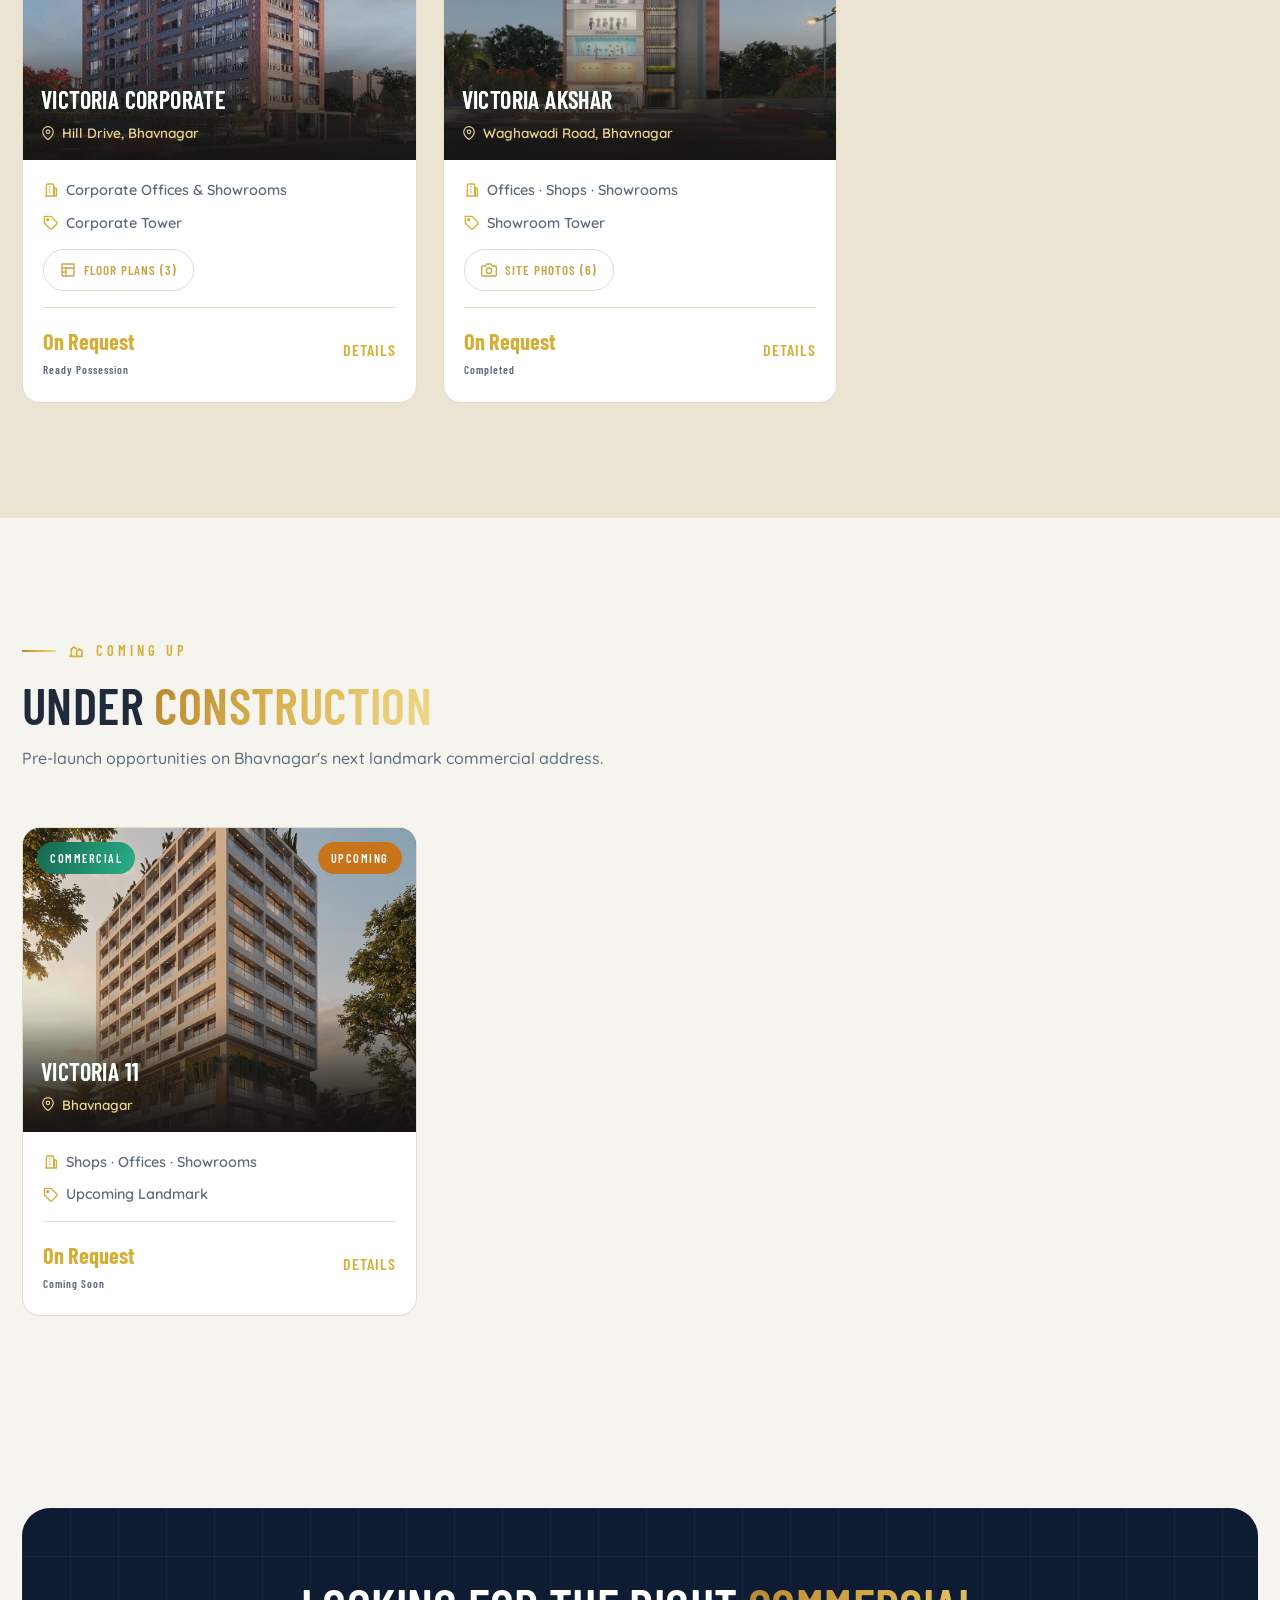
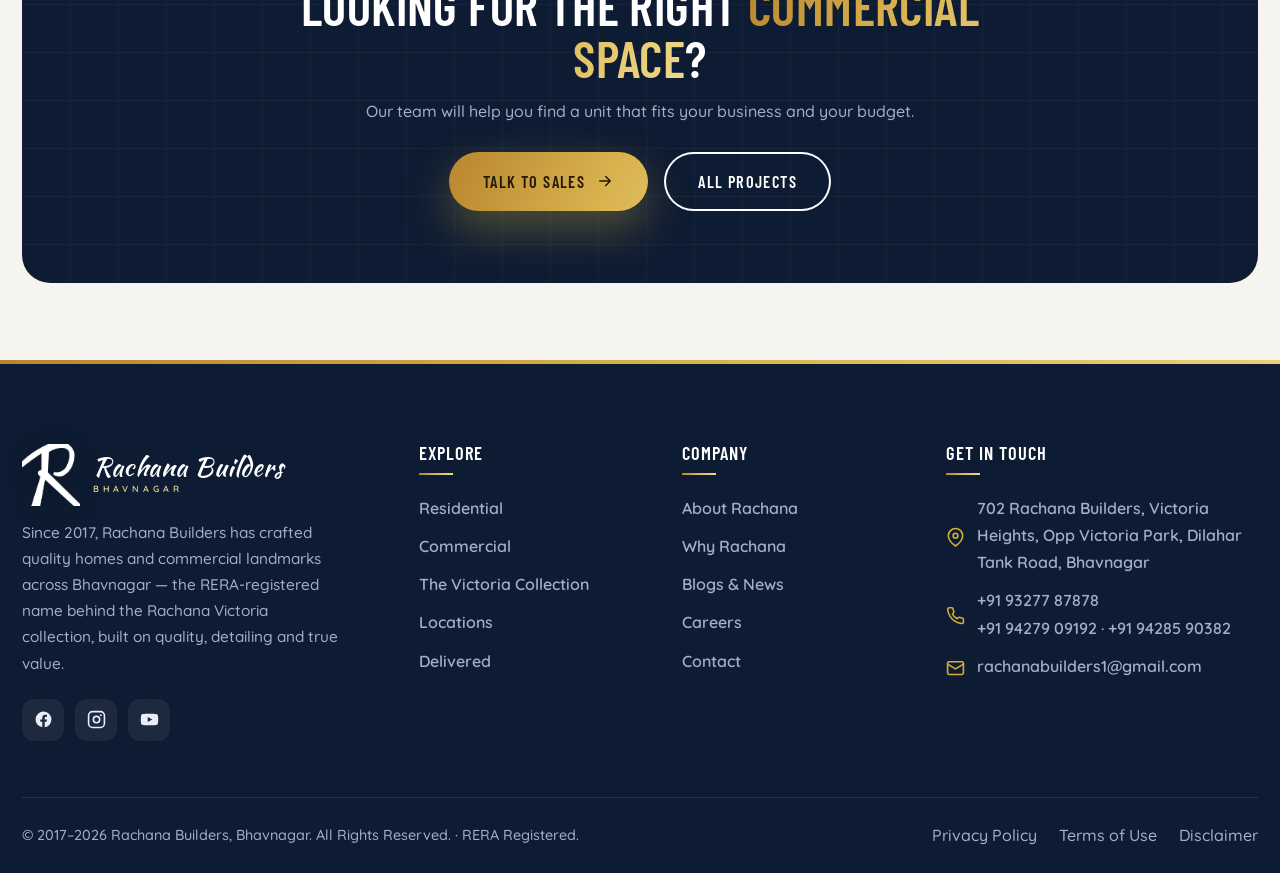
<file: commercial.html>
<!DOCTYPE html>
<html lang="en">
<head>
  <meta charset="UTF-8" />
  <meta name="viewport" content="width=device-width, initial-scale=1.0" />
  <meta name="description" content="Commercial projects by Rachana Builders — offices, showrooms and shops in Bhavnagar. RERA-registered, investment-grade commercial spaces." />
  <title>Commercial Projects · Rachana Builders — Offices, Showrooms & Shops</title>
  <link rel="preconnect" href="https://fonts.googleapis.com" />
  <link rel="preconnect" href="https://fonts.gstatic.com" crossorigin />
  <link href="https://fonts.googleapis.com/css2?family=Barlow+Condensed:wght@400;500;600;700&family=Quicksand:wght@400;500;600;700&family=Playfair+Display:wght@700;800;900&family=Kaushan+Script&display=swap" rel="stylesheet" />
  <link rel="stylesheet" href="assets/css/main.css?v=r33" />
  <link rel="icon" href="data:image/svg+xml,<svg xmlns='http://www.w3.org/2000/svg' viewBox='0 0 64 64'><rect width='64' height='64' rx='14' fill='%230e1c33'/><text x='32' y='46' font-family='Arial' font-size='40' font-weight='bold' fill='%23d4af37' text-anchor='middle'>R</text></svg>" />
</head>
<body data-page="commercial">
  <header id="site-header"></header>

  <section class="page-hero scanlines">
    <div class="hero-bg"><div class="grid-lines"></div></div>
    <div class="container page-hero-inner">
      <nav class="breadcrumb reveal"><a href="index.html">Home</a> / <span>Commercial</span></nav>
      <h1 class="reveal" data-delay="1">Where business <span class="text-grad">grows</span> <span class="glitch auto" data-text="taller">taller</span></h1>
      <p class="lead reveal" data-delay="2" style="max-width:620px;color:var(--text-onDark-soft)">Offices, showrooms and retail — investment-grade commercial addresses across Bhavnagar, from the Victoria collection.</p>
      <div class="pill-list reveal on-dark" data-delay="3" style="margin-top:24px">
        <span class="pill">Offices</span><span class="pill">Showrooms</span><span class="pill">Shops &amp; Retail</span><span class="pill">RERA Registered</span>
      </div>
    </div>
  </section>

  <div class="marquee" aria-hidden="true"><div class="marquee-track">
    <span>Victoria Akshar</span><span>Victoria Corporate</span><span>Victoria Heights</span><span>Hill Drive</span><span>Vidyanagar</span><span>Offices</span><span>Showrooms</span>
    <span>Victoria Akshar</span><span>Victoria Corporate</span><span>Victoria Heights</span><span>Hill Drive</span><span>Vidyanagar</span><span>Offices</span><span>Showrooms</span>
  </div></div>

  <!-- INVEST WHY -->
  <section class="section">
    <div class="container split">
      <div class="reveal r-left">
        <span class="eyebrow">Why Invest With Rachana</span>
        <h2 class="mt-s">Commercial spaces that <span class="text-grad">work harder</span></h2>
        <p class="lead mt-s">A Rachana commercial address means visibility, quality construction and a RERA-registered, trustworthy developer — the foundations of a sound investment.</p>
        <div class="grid g-2 mt-m" style="gap:18px">
          <div class="stat"><div class="num text-grad"><span data-count="5">0</span></div><div class="lbl">Commercial Projects</div></div>
          <div class="stat"><div class="num text-grad"><span data-count="100">0</span>%</div><div class="lbl">RERA Registered</div></div>
        </div>
      </div>
      <div class="reveal r-right">
        <div class="media-panel"><img class="img-fill" src="assets/img/victoria/prime.jpg" alt="Victoria Prime — commercial complex" style="object-position:center" /><div style="position:absolute;inset:0;background:linear-gradient(120deg,rgba(8,16,30,.2),transparent 45%),linear-gradient(transparent 45%,rgba(8,16,30,.92));z-index:1"></div>
          <div style="position:absolute;left:22px;bottom:22px;right:22px;color:#fff;z-index:3"><span class="chip">Investment Grade</span><h3 style="color:#fff;margin-top:10px">High-Visibility Addresses</h3></div>
        </div>
      </div>
    </div>
  </section>

  <!-- VICTORIA EDGE SPOTLIGHT -->
  <section class="section tight">
    <div class="container">
      <div class="cta-band reveal" style="text-align:left">
        <div class="grid-lines"></div>
        <div class="split on-dark" style="position:relative;z-index:2;align-items:center">
          <div>
            <span class="chip">Spotlight · Completed</span>
            <h2 class="mt-s">Victoria Edge — an <span class="text-grad">address with advantage</span></h2>
            <p class="mt-s" style="color:var(--text-onDark-soft)">Standing in Sidsar, right beside Bhavnagar's brand-new High Court, Victoria Edge is now complete and built for the city's next wave of legal, professional and retail activity — a rare, front-row commercial address you'll be proud to own.</p>
            <ul class="check-list">
              <li><svg viewBox="0 0 24 24" fill="none" stroke="currentColor" stroke-width="2.5" stroke-linecap="round" stroke-linejoin="round"><path d="M20 6 9 17l-5-5"/></svg> Prime frontage beside the new High Court — built-in daily footfall of advocates, clients &amp; professionals.</li>
              <li><svg viewBox="0 0 24 24" fill="none" stroke="currentColor" stroke-width="2.5" stroke-linecap="round" stroke-linejoin="round"><path d="M20 6 9 17l-5-5"/></svg> Showrooms &amp; offices designed for law firms, consultants and growing brands.</li>
              <li><svg viewBox="0 0 24 24" fill="none" stroke="currentColor" stroke-width="2.5" stroke-linecap="round" stroke-linejoin="round"><path d="M20 6 9 17l-5-5"/></svg> RERA-registered and ready — book your unit today.</li>
              <li><svg viewBox="0 0 24 24" fill="none" stroke="currentColor" stroke-width="2.5" stroke-linecap="round" stroke-linejoin="round"><path d="M20 6 9 17l-5-5"/></svg> A fast-appreciating Sidsar corridor — a landmark address that is ready to occupy.</li>
            </ul>
            <div class="hero-cta">
              <a class="btn btn-gold" href="contact.html">Enquire About Edge <svg viewBox="0 0 24 24" fill="none" stroke="currentColor" stroke-width="2" stroke-linecap="round" stroke-linejoin="round"><path d="M5 12h14M13 6l6 6-6 6"/></svg></a>
              <button class="btn btn-ghost" data-fp="victoria-edge" type="button" style="color:#fff">View Floor Plans</button>
            </div>
          </div>
          <div class="media-panel" style="aspect-ratio:4/3.4">
            <img src="assets/img/victoria/edge.jpg" alt="Victoria Edge — Sidsar, Bhavnagar" loading="lazy" style="position:absolute;inset:0;width:100%;height:100%;object-fit:cover;object-position:center 35%" />
            <div style="position:absolute;left:18px;bottom:18px;z-index:3"><span class="chip">Sidsar · Near New High Court</span></div>
          </div>
        </div>
      </div>
    </div>
  </section>

  <!-- READY -->
  <section class="section paper2" id="ready" data-filter-group>
    <div class="container">
      <div class="section-head reveal" style="display:flex;justify-content:space-between;align-items:flex-end;max-width:100%;flex-wrap:wrap;gap:18px">
        <div style="max-width:560px">
          <span class="eyebrow"><svg viewBox="0 0 24 24" width="16" fill="none" stroke="currentColor" stroke-width="2.5"><path d="M20 6 9 17l-5-5"/></svg> Operational Now</span>
          <h2 class="mt-s">Ready <span class="text-grad">Possession</span></h2>
        </div>
        <div class="filters" style="margin-bottom:0">
          <button class="filter-btn active" data-filter="all">All</button>
          <button class="filter-btn" data-filter="vidyanagar">Vidyanagar</button>
        </div>
      </div>
      <div data-projects data-type="commercial" data-status="ready" data-cols="g-3"></div>
    </div>
  </section>

  <!-- UNDER CONSTRUCTION -->
  <section class="section" id="uc">
    <div class="container">
      <div class="section-head reveal">
        <span class="eyebrow"><svg viewBox="0 0 24 24" width="16" fill="none" stroke="currentColor" stroke-width="2.5"><path d="M2 20h20M5 20V9l4-3 4 3M13 20V12l4-3 4 3v8"/></svg> Coming Up</span>
        <h2 class="mt-s">Under <span class="text-grad">Construction</span></h2>
        <p class="muted mt-s">Pre-launch opportunities on Bhavnagar's next landmark commercial address.</p>
      </div>
      <div data-projects data-type="commercial" data-status="uc" data-cols="g-3"></div>
    </div>
  </section>

  <section class="section tight">
    <div class="container">
      <div class="cta-band reveal" style="text-align:center">
        <div class="grid-lines"></div>
        <h2 style="max-width:680px;margin-inline:auto">Looking for the right <span class="text-grad">commercial space</span>?</h2>
        <p class="mt-s" style="color:var(--text-onDark-soft)">Our team will help you find a unit that fits your business and your budget.</p>
        <div class="hero-cta" style="justify-content:center;margin-top:26px">
          <a class="btn btn-gold" href="contact.html">Talk to Sales <svg viewBox="0 0 24 24" fill="none" stroke="currentColor" stroke-width="2" stroke-linecap="round" stroke-linejoin="round"><path d="M5 12h14M13 6l6 6-6 6"/></svg></a>
          <a class="btn btn-ghost" href="projects.html" style="color:#fff">All Projects</a>
        </div>
      </div>
    </div>
  </section>

  <footer id="site-footer"></footer>
  <script src="assets/js/components.js?v=r33"></script>
  <script src="assets/js/projects.js?v=r33"></script>
  <script src="assets/js/art.js?v=r33"></script>
  <script src="assets/js/main.js?v=r33"></script>
  <script src="assets/js/lightbox.js?v=r33"></script>
</body>
</html>
</file>
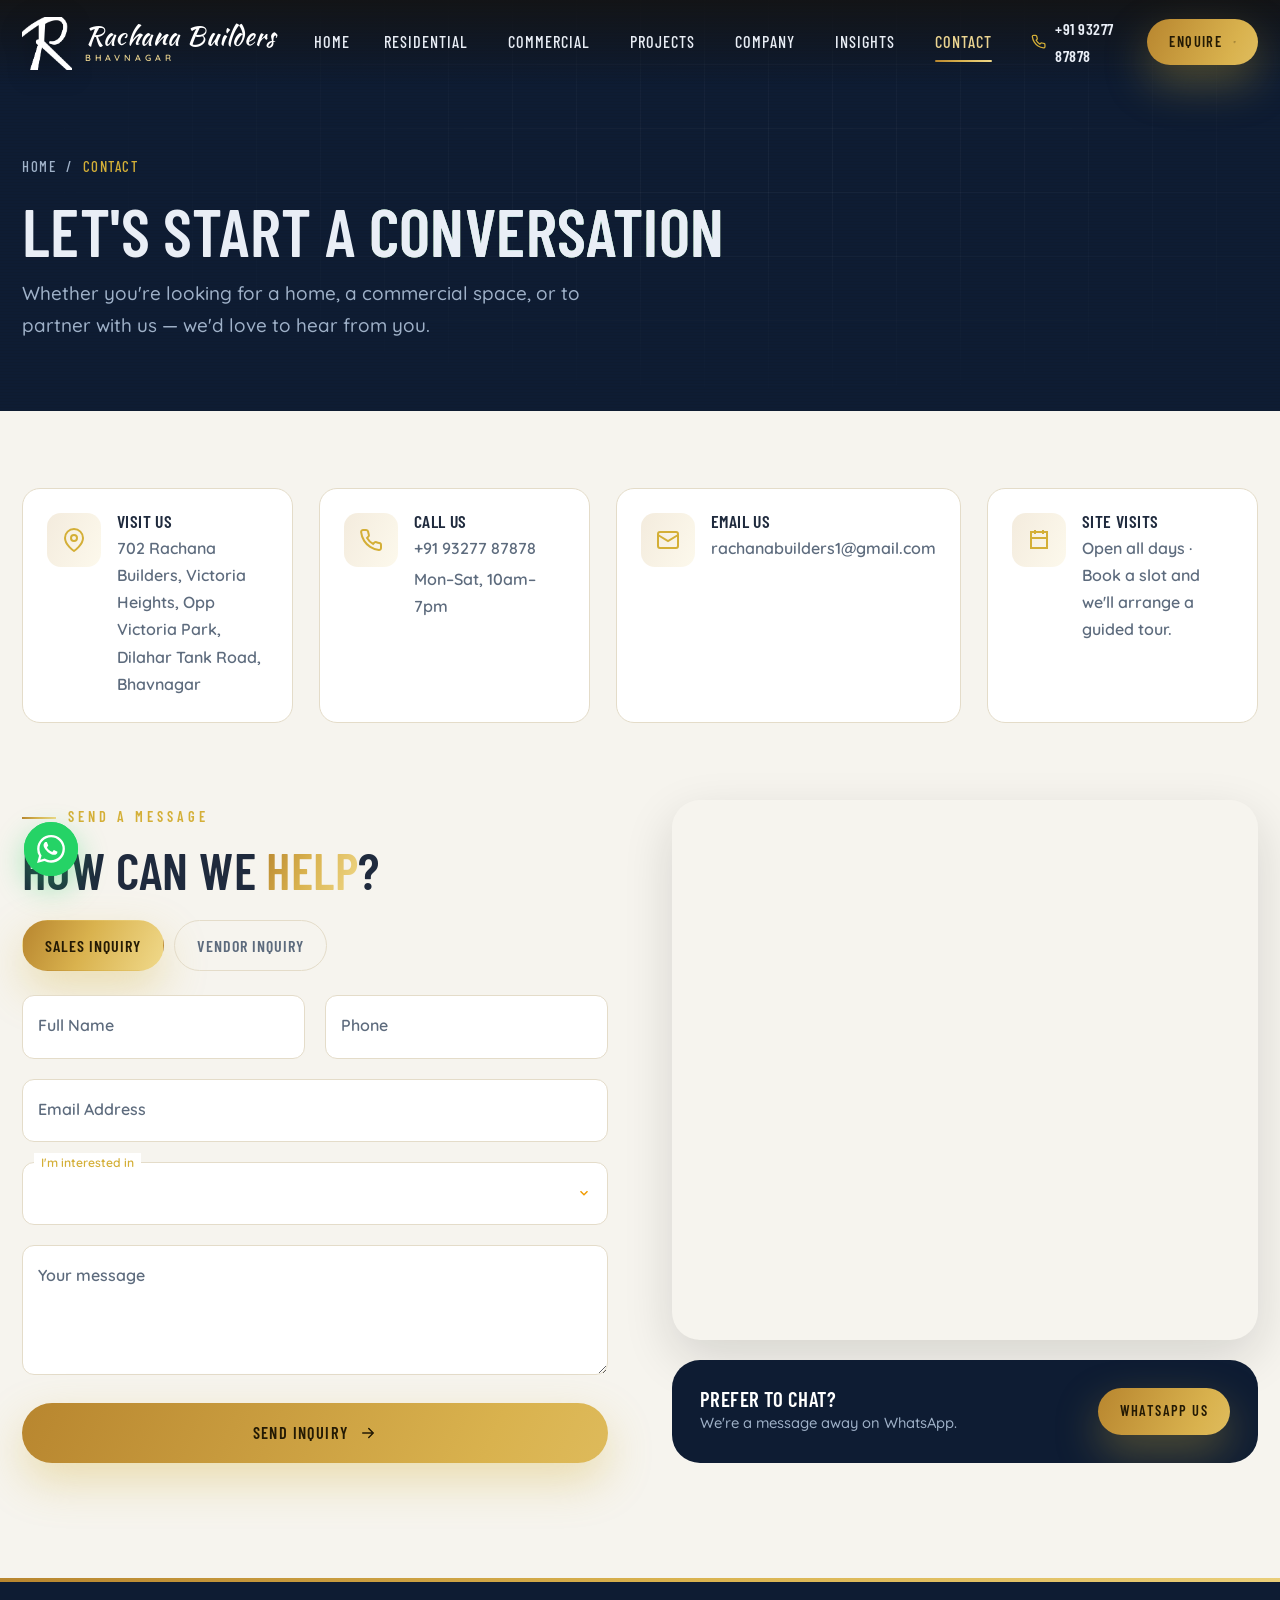
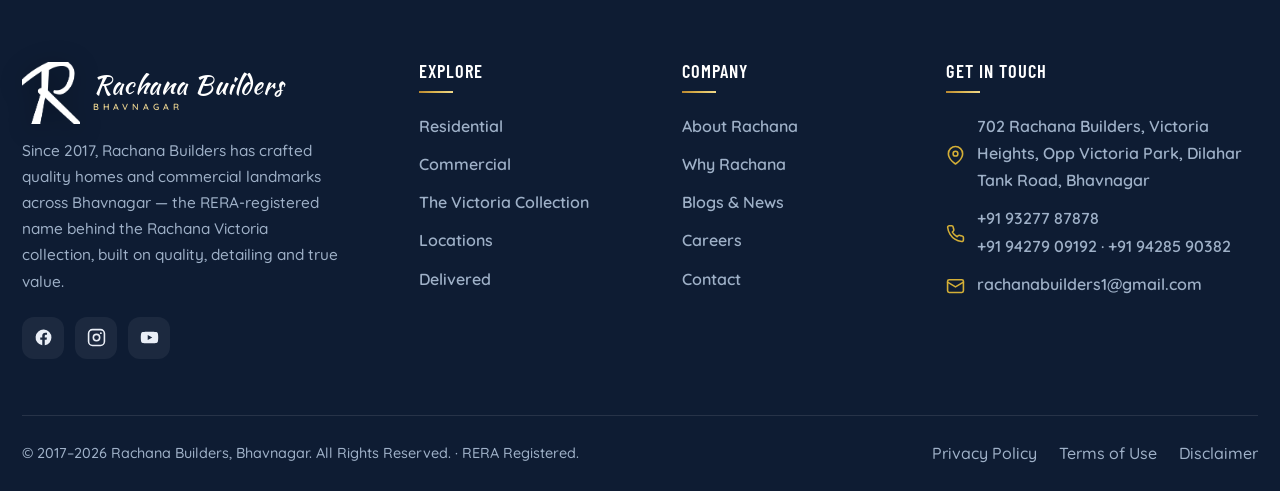
<file: contact.html>
<!DOCTYPE html>
<html lang="en">
<head>
  <meta charset="UTF-8" />
  <meta name="viewport" content="width=device-width, initial-scale=1.0" />
  <meta name="description" content="Contact Rachana Builders — visit our office at Victoria Heights, Dilahar Tank Road, Bhavnagar, or send a sales or vendor inquiry." />
  <title>Contact · Rachana Builders — Sales & Vendor Inquiries, Bhavnagar</title>
  <link rel="preconnect" href="https://fonts.googleapis.com" />
  <link rel="preconnect" href="https://fonts.gstatic.com" crossorigin />
  <link href="https://fonts.googleapis.com/css2?family=Barlow+Condensed:wght@400;500;600;700&family=Quicksand:wght@400;500;600;700&family=Playfair+Display:wght@700;800;900&family=Kaushan+Script&display=swap" rel="stylesheet" />
  <link rel="stylesheet" href="assets/css/main.css?v=r33" />
  <link rel="icon" href="data:image/svg+xml,<svg xmlns='http://www.w3.org/2000/svg' viewBox='0 0 64 64'><rect width='64' height='64' rx='14' fill='%230e1c33'/><text x='32' y='46' font-family='Arial' font-size='40' font-weight='bold' fill='%23d4af37' text-anchor='middle'>R</text></svg>" />
</head>
<body data-page="contact">
  <header id="site-header"></header>

  <section class="page-hero scanlines">
    <div class="hero-bg"><div class="grid-lines"></div></div>
    <div class="container page-hero-inner">
      <nav class="breadcrumb reveal"><a href="index.html">Home</a> / <span>Contact</span></nav>
      <h1 class="reveal" data-delay="1">Let's start a <span class="glitch auto" data-text="conversation">conversation</span></h1>
      <p class="lead reveal" data-delay="2" style="max-width:620px;color:var(--text-onDark-soft)">Whether you're looking for a home, a commercial space, or to partner with us — we'd love to hear from you.</p>
    </div>
  </section>

  <!-- INFO CARDS -->
  <section class="section tight">
    <div class="container">
      <div class="grid g-4">
        <div class="info-card reveal" data-delay="1"><div class="ic c-gold"><svg viewBox="0 0 24 24" fill="none" stroke="currentColor" stroke-width="2"><path d="M21 10c0 7-9 13-9 13s-9-6-9-13a9 9 0 0 1 18 0z"/><circle cx="12" cy="10" r="3"/></svg></div><div><h5>Visit Us</h5><p>702 Rachana Builders, Victoria Heights, Opp Victoria Park, Dilahar Tank Road, Bhavnagar</p></div></div>
        <div class="info-card reveal" data-delay="2"><div class="ic c-gold"><svg viewBox="0 0 24 24" fill="none" stroke="currentColor" stroke-width="2"><path d="M22 16.92v3a2 2 0 0 1-2.18 2 19.79 19.79 0 0 1-8.63-3.07 19.5 19.5 0 0 1-6-6 19.79 19.79 0 0 1-3.07-8.67A2 2 0 0 1 4.11 2h3a2 2 0 0 1 2 1.72c.13.96.36 1.9.7 2.81a2 2 0 0 1-.45 2.11L8.09 9.91a16 16 0 0 0 6 6l1.27-1.27a2 2 0 0 1 2.11-.45c.91.34 1.85.57 2.81.7A2 2 0 0 1 22 16.92z"/></svg></div><div><h5>Call Us</h5><a href="tel:+919327787878">+91 93277 87878</a><p style="margin-top:4px">Mon–Sat, 10am–7pm</p></div></div>
        <div class="info-card reveal" data-delay="3"><div class="ic c-gold"><svg viewBox="0 0 24 24" fill="none" stroke="currentColor" stroke-width="2"><rect x="2" y="4" width="20" height="16" rx="2"/><path d="m22 7-10 6L2 7"/></svg></div><div><h5>Email Us</h5><a href="mailto:rachanabuilders1@gmail.com">rachanabuilders1@gmail.com</a></div></div>
        <div class="info-card reveal" data-delay="4"><div class="ic c-gold"><svg viewBox="0 0 24 24" fill="none" stroke="currentColor" stroke-width="2"><path d="M4 4h16v16H4zM16 2v4M8 2v4M4 10h16"/></svg></div><div><h5>Site Visits</h5><p>Open all days · Book a slot and we'll arrange a guided tour.</p></div></div>
      </div>
    </div>
  </section>

  <!-- FORM + MAP -->
  <section class="section" style="padding-top:0">
    <div class="container split" style="align-items:stretch">
      <div class="reveal r-left">
        <span class="eyebrow">Send a Message</span>
        <h2 class="mt-s">How can we <span class="text-grad">help</span>?</h2>
        <div class="tabs" data-tabs style="margin-top:24px">
          <div class="filters" style="margin-bottom:24px">
            <button class="filter-btn tab-btn active" data-tab="sales">Sales Inquiry</button>
            <button class="filter-btn tab-btn" data-tab="vendor">Vendor Inquiry</button>
          </div>

          <div class="tab-panel active" data-panel="sales">
            <form class="form" data-demo>
              <div class="field-row">
                <div class="field"><input type="text" id="sn" placeholder=" " required /><label for="sn">Full Name</label></div>
                <div class="field"><input type="tel" id="sp" placeholder=" " required /><label for="sp">Phone</label></div>
              </div>
              <div class="field"><input type="email" id="se" placeholder=" " required /><label for="se">Email Address</label></div>
              <div class="field">
                <select id="si" required>
                  <option value="" disabled selected hidden></option>
                  <option>Residential — Ready Possession</option>
                  <option>Residential — Under Construction</option>
                  <option>Residential — Plots</option>
                  <option>Commercial — Ready Possession</option>
                  <option>Commercial — Under Construction</option>
                </select>
                <label for="si" style="top:-9px;left:12px;font-size:.76rem;color:var(--gold);background:var(--white);padding:0 7px">I'm interested in</label>
              </div>
              <div class="field"><textarea id="sm" placeholder=" "></textarea><label for="sm">Your message</label></div>
              <button class="btn btn-gold" type="submit" style="justify-content:center">Send Inquiry <svg viewBox="0 0 24 24" fill="none" stroke="currentColor" stroke-width="2" stroke-linecap="round" stroke-linejoin="round"><path d="M5 12h14M13 6l6 6-6 6"/></svg></button>
            </form>
          </div>

          <div class="tab-panel" data-panel="vendor">
            <form class="form" data-demo>
              <div class="field-row">
                <div class="field"><input type="text" id="vn" placeholder=" " required /><label for="vn">Company / Name</label></div>
                <div class="field"><input type="tel" id="vp" placeholder=" " required /><label for="vp">Phone</label></div>
              </div>
              <div class="field"><input type="email" id="ve" placeholder=" " required /><label for="ve">Email Address</label></div>
              <div class="field"><input type="text" id="vc" placeholder=" " required /><label for="vc">Category of supply / service</label></div>
              <div class="field"><textarea id="vm" placeholder=" "></textarea><label for="vm">Tell us about your offering</label></div>
              <button class="btn btn-gold" type="submit" style="justify-content:center">Submit Vendor Details <svg viewBox="0 0 24 24" fill="none" stroke="currentColor" stroke-width="2" stroke-linecap="round" stroke-linejoin="round"><path d="M5 12h14M13 6l6 6-6 6"/></svg></button>
            </form>
          </div>
        </div>
      </div>

      <div class="reveal r-right" style="display:flex;flex-direction:column;gap:20px">
        <div class="media-panel" style="aspect-ratio:auto;flex:1;min-height:360px;box-shadow:var(--shadow)">
          <iframe title="Rachana Builders — Victoria Heights, Dilahar Tank Road, Bhavnagar" src="https://maps.google.com/maps?q=Victoria%20Heights%2C%20Dilahar%20Tank%20Road%2C%20Bhavnagar%2C%20Gujarat&t=&z=13&ie=UTF8&iwloc=&output=embed" style="border:0;width:100%;height:100%;filter:grayscale(.2) contrast(1.05)" loading="lazy" referrerpolicy="no-referrer-when-downgrade"></iframe>
        </div>
        <div class="cta-band" style="padding:28px">
          
          <div style="position:relative;z-index:2;display:flex;align-items:center;justify-content:space-between;gap:16px;flex-wrap:wrap">
            <div><h4 style="color:#fff">Prefer to chat?</h4><p style="color:var(--text-onDark-soft);font-size:.92rem">We're a message away on WhatsApp.</p></div>
            <a class="btn btn-gold btn-sm" href="https://wa.me/919825012345" target="_blank" rel="noopener">WhatsApp Us</a>
          </div>
        </div>
      </div>
    </div>
  </section>

  <footer id="site-footer"></footer>
  <script src="assets/js/components.js?v=r33"></script>
  <script src="assets/js/art.js?v=r33"></script>
  <script src="assets/js/main.js?v=r33"></script>
</body>
</html>
</file>
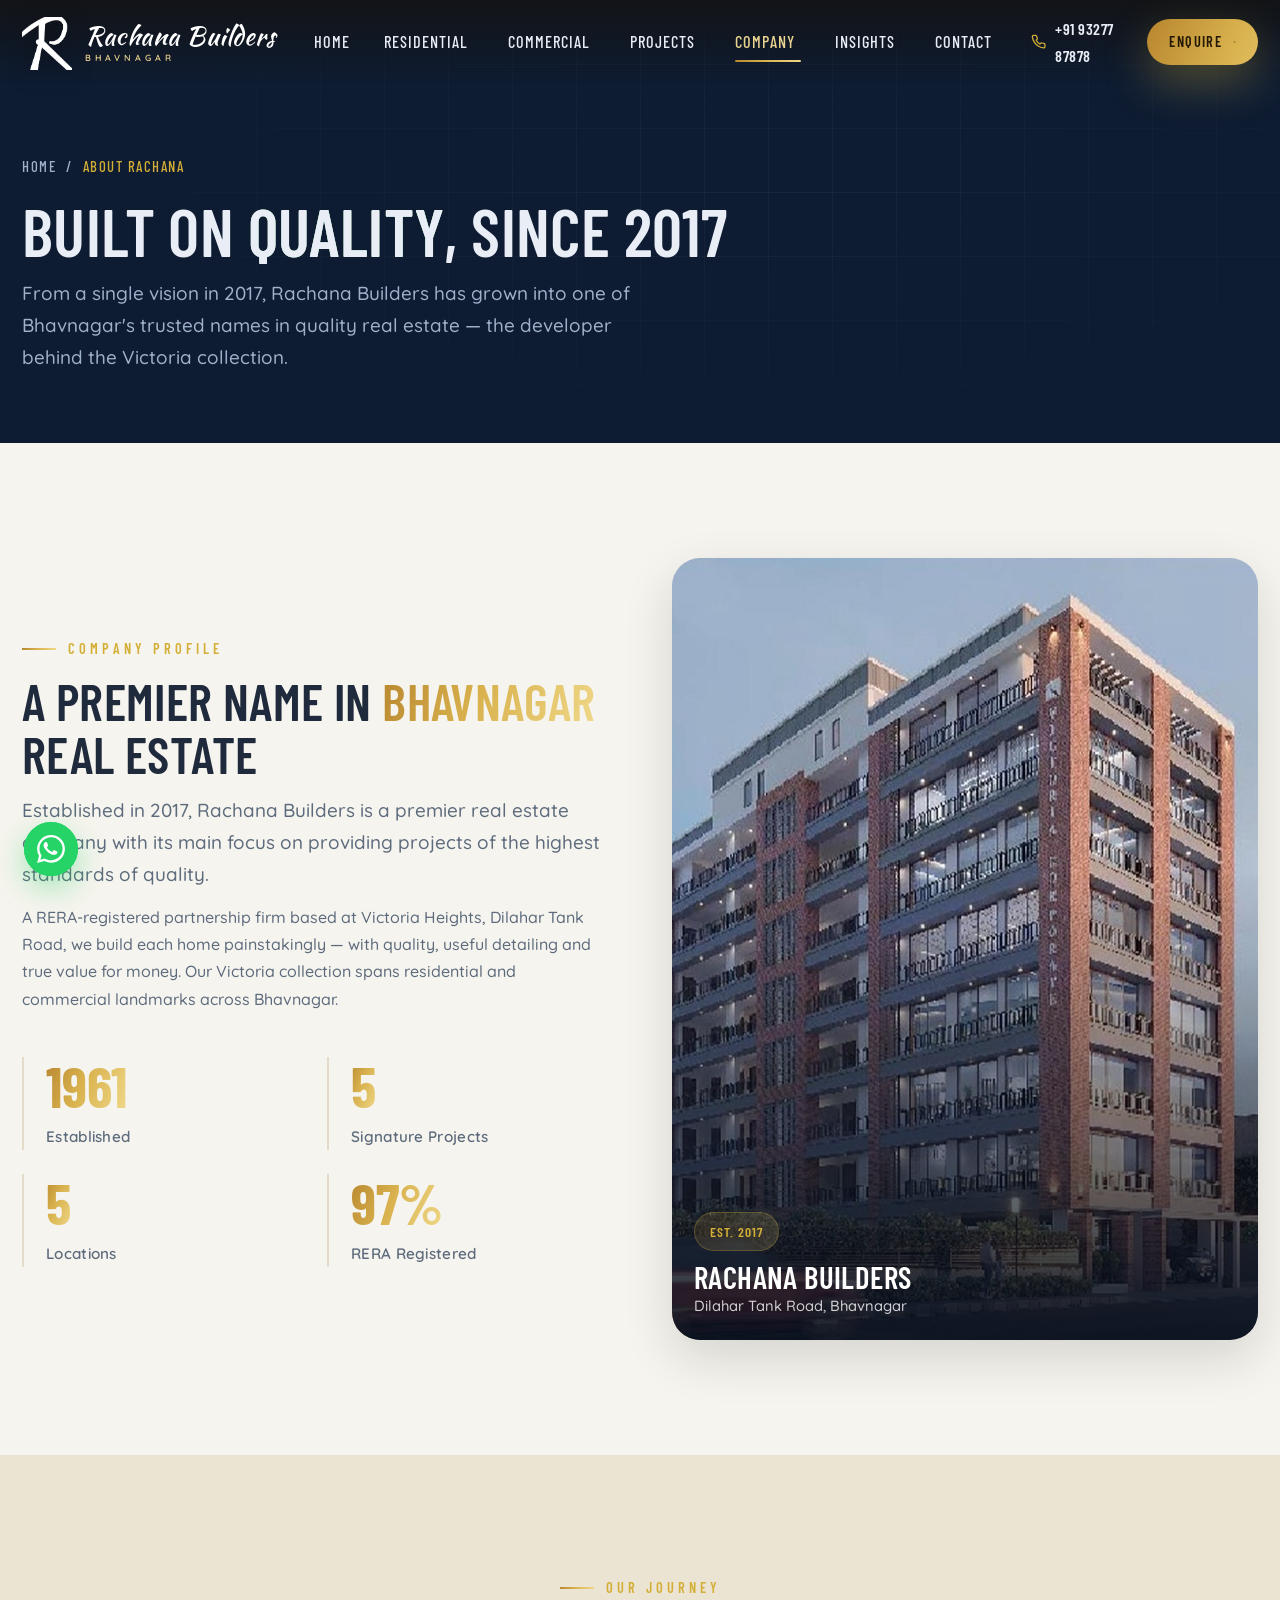
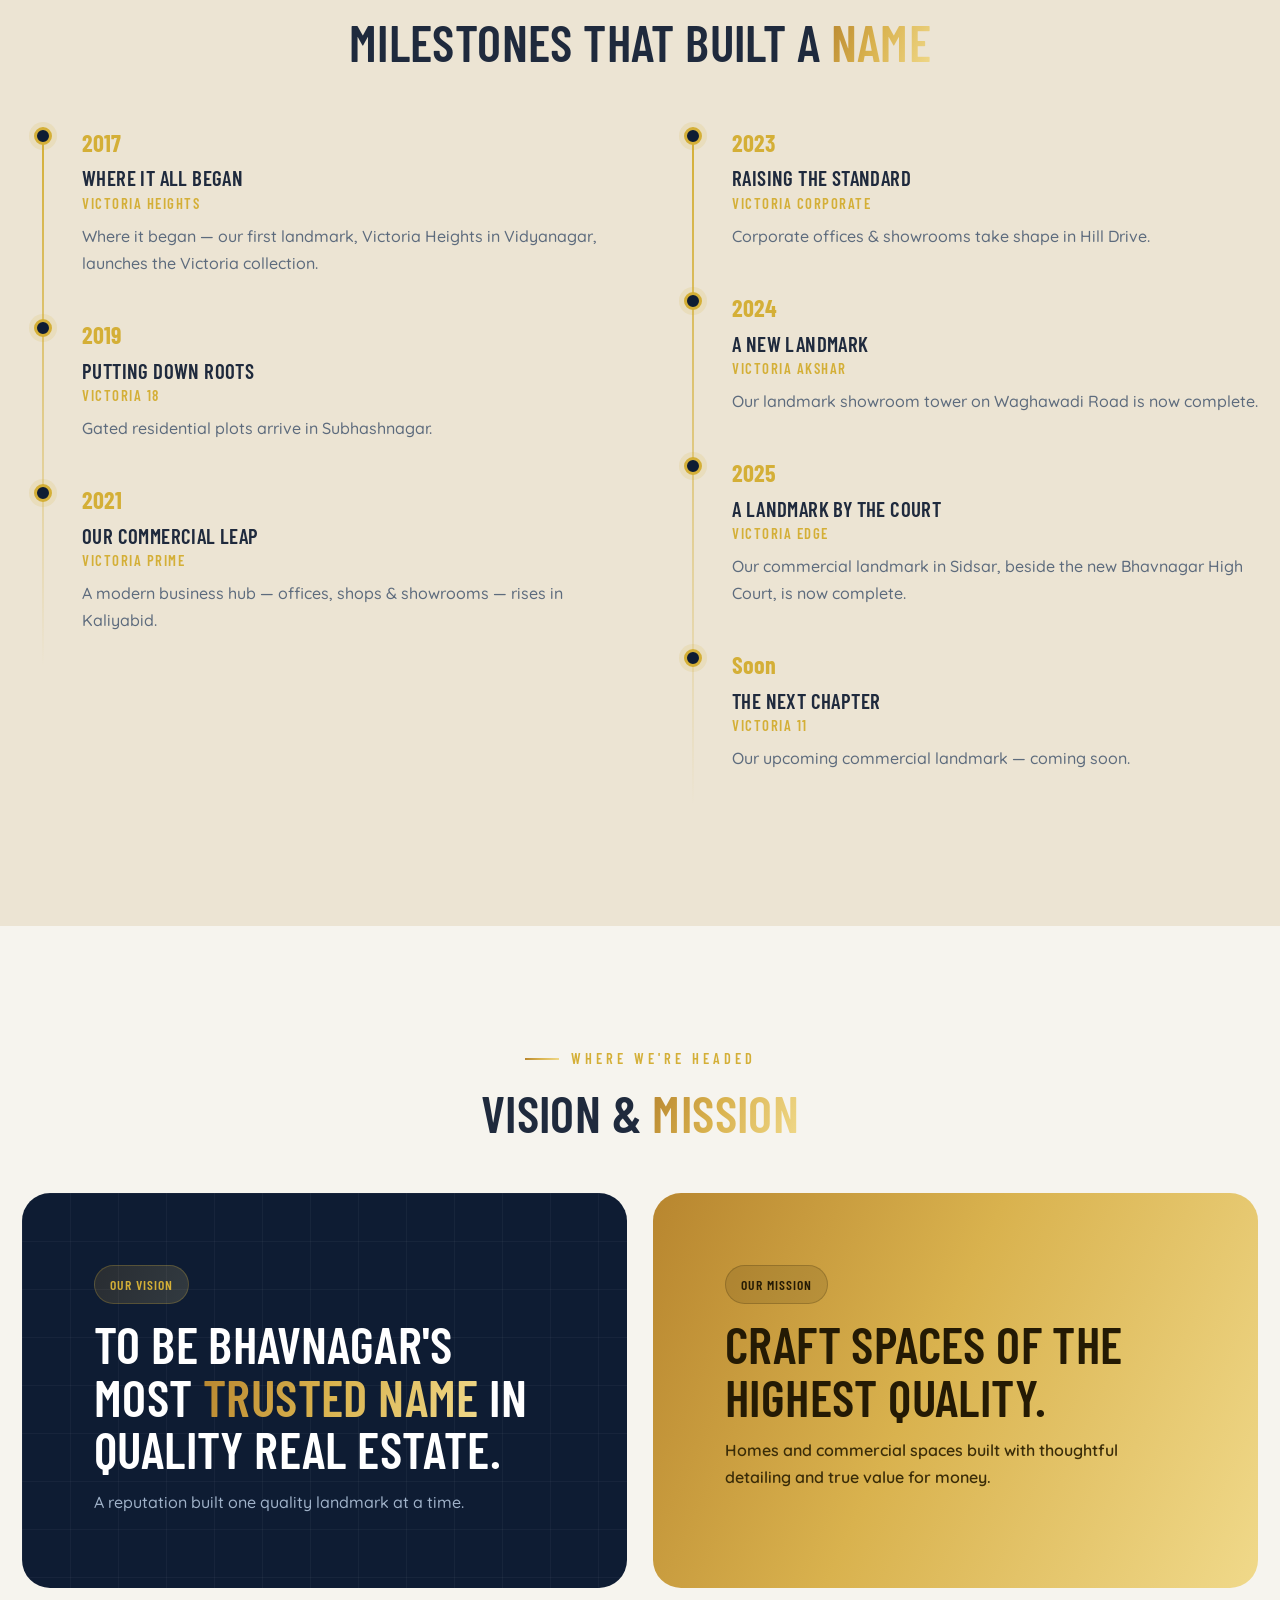
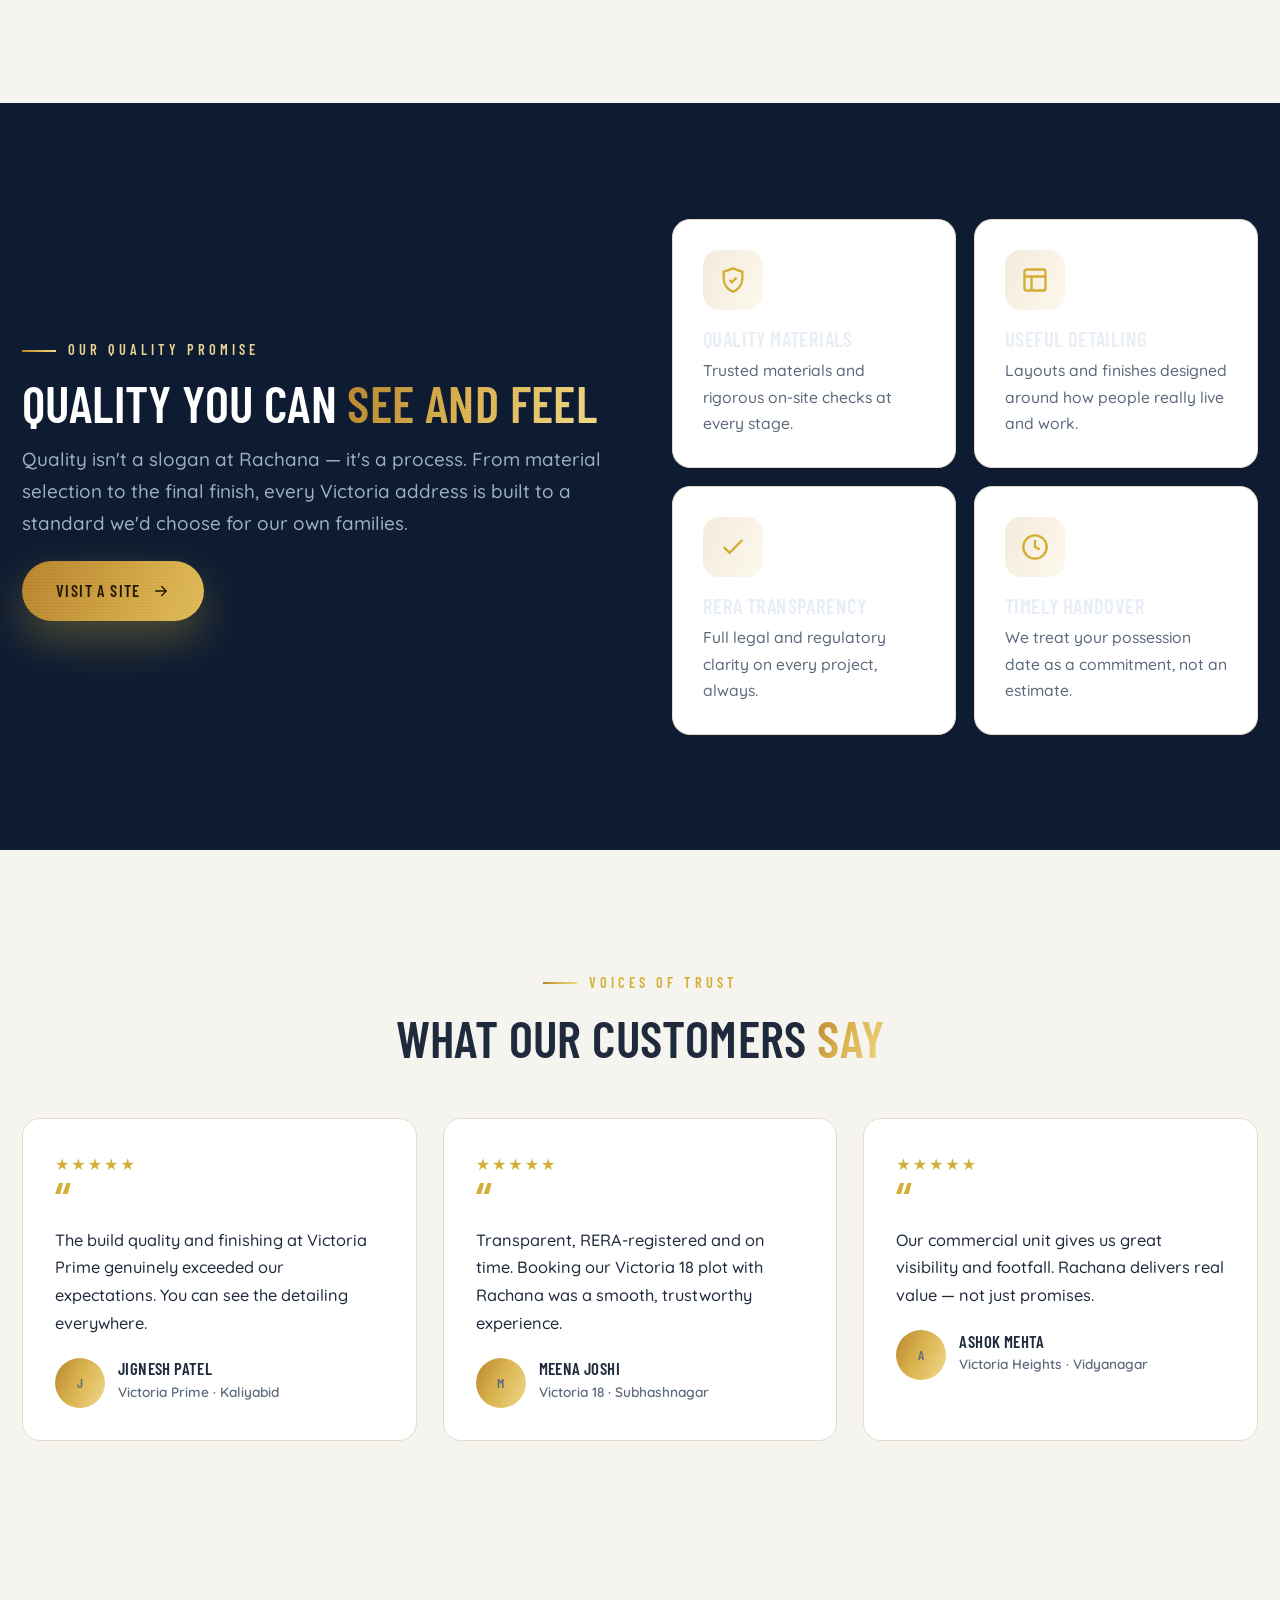
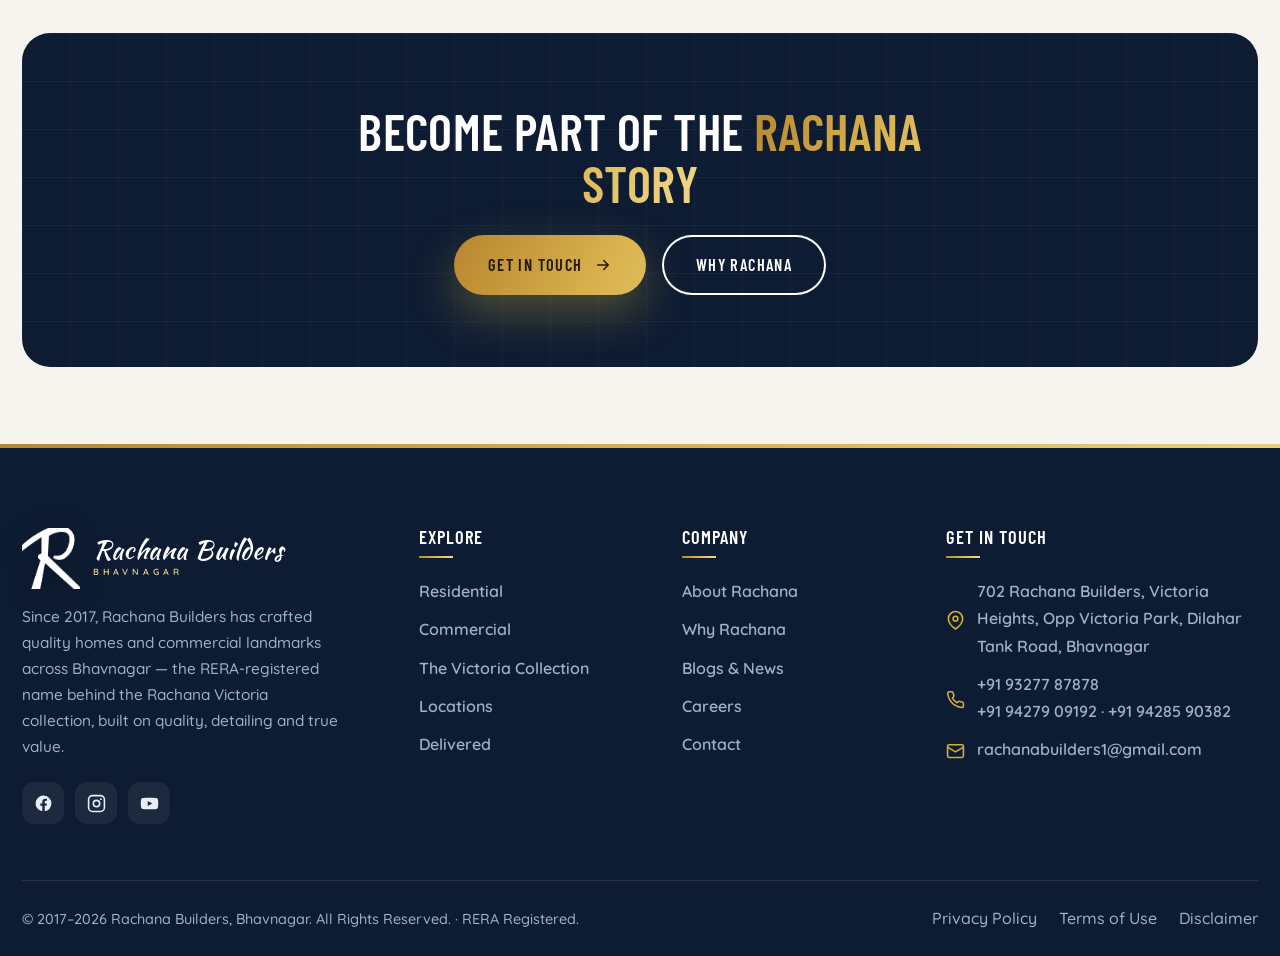
<file: corporate.html>
<!DOCTYPE html>
<html lang="en">
<head>
  <meta charset="UTF-8" />
  <meta name="viewport" content="width=device-width, initial-scale=1.0" />
  <meta name="description" content="About Rachana Builders — a Bhavnagar real estate developer since 2017. Company profile, vision & mission, our quality promise and customer testimonials." />
  <title>About Rachana Builders · Profile, Vision, Mission & Quality Promise</title>
  <link rel="preconnect" href="https://fonts.googleapis.com" />
  <link rel="preconnect" href="https://fonts.gstatic.com" crossorigin />
  <link href="https://fonts.googleapis.com/css2?family=Barlow+Condensed:wght@400;500;600;700&family=Quicksand:wght@400;500;600;700&family=Playfair+Display:wght@700;800;900&family=Kaushan+Script&display=swap" rel="stylesheet" />
  <link rel="stylesheet" href="assets/css/main.css?v=r33" />
  <link rel="icon" href="data:image/svg+xml,<svg xmlns='http://www.w3.org/2000/svg' viewBox='0 0 64 64'><rect width='64' height='64' rx='14' fill='%230e1c33'/><text x='32' y='46' font-family='Arial' font-size='40' font-weight='bold' fill='%23d4af37' text-anchor='middle'>R</text></svg>" />
</head>
<body data-page="corporate">
  <header id="site-header"></header>

  <section class="page-hero scanlines">
    <div class="hero-bg"><div class="grid-lines"></div></div>
    <div class="container page-hero-inner">
      <nav class="breadcrumb reveal"><a href="index.html">Home</a> / <span>About Rachana</span></nav>
      <h1 class="reveal" data-delay="1">Built on <span class="glitch auto" data-text="quality">quality</span>, since 2017</h1>
      <p class="lead reveal" data-delay="2" style="max-width:640px;color:var(--text-onDark-soft)">From a single vision in 2017, Rachana Builders has grown into one of Bhavnagar's trusted names in quality real estate — the developer behind the Victoria collection.</p>
    </div>
  </section>

  <!-- PROFILE -->
  <section class="section" id="profile">
    <div class="container split">
      <div class="reveal r-left">
        <span class="eyebrow">Company Profile</span>
        <h2 class="mt-s">A premier name in <span class="text-grad">Bhavnagar</span> real estate</h2>
        <p class="lead mt-s">Established in 2017, Rachana Builders is a premier real estate company with its main focus on providing projects of the highest standards of quality.</p>
        <p class="muted mt-s">A RERA-registered partnership firm based at Victoria Heights, Dilahar Tank Road, we build each home painstakingly — with quality, useful detailing and true value for money. Our Victoria collection spans residential and commercial landmarks across Bhavnagar.</p>
        <div class="stat-row bordered mt-l" style="grid-template-columns:repeat(2,1fr);gap:24px">
          <div class="stat"><div class="num text-grad"><span data-count="2017">0</span></div><div class="lbl">Established</div></div>
          <div class="stat"><div class="num text-grad"><span data-count="5">0</span></div><div class="lbl">Signature Projects</div></div>
          <div class="stat"><div class="num text-grad"><span data-count="5">0</span></div><div class="lbl">Locations</div></div>
          <div class="stat"><div class="num text-grad"><span data-count="100">0</span>%</div><div class="lbl">RERA Registered</div></div>
        </div>
      </div>
      <div class="reveal r-right">
        <div class="media-panel tall"><img class="img-fill" src="assets/img/victoria/corporate.jpg" alt="Victoria Corporate — Hill Drive, Bhavnagar" style="object-position:center 40%" /><div style="position:absolute;inset:0;background:linear-gradient(transparent 40%,rgba(8,16,30,.92));z-index:1"></div>
          <div style="position:absolute;left:22px;bottom:22px;right:22px;color:#fff;z-index:3"><span class="chip">Est. 2017</span><h3 style="color:#fff;margin-top:10px">Rachana Builders</h3><p style="color:rgba(255,255,255,.8);font-size:.92rem">Dilahar Tank Road, Bhavnagar</p></div>
        </div>
      </div>
    </div>
  </section>

  <!-- TIMELINE -->
  <section class="section paper2">
    <div class="container">
      <div class="section-head center reveal"><span class="eyebrow center">Our Journey</span><h2>Milestones that built a <span class="text-grad">name</span></h2></div>
      <div class="split" style="align-items:start">
        <div class="timeline reveal r-left">
          <div class="tl-item"><div class="yr">2017</div><h4>Where It All Began</h4><span class="tl-project">Victoria Heights</span><p>Where it began — our first landmark, Victoria Heights in Vidyanagar, launches the Victoria collection.</p></div>
          <div class="tl-item"><div class="yr">2019</div><h4>Putting Down Roots</h4><span class="tl-project">Victoria 18</span><p>Gated residential plots arrive in Subhashnagar.</p></div>
          <div class="tl-item"><div class="yr">2021</div><h4>Our Commercial Leap</h4><span class="tl-project">Victoria Prime</span><p>A modern business hub — offices, shops &amp; showrooms — rises in Kaliyabid.</p></div>
        </div>
        <div class="timeline reveal r-right">
          <div class="tl-item"><div class="yr">2023</div><h4>Raising the Standard</h4><span class="tl-project">Victoria Corporate</span><p>Corporate offices &amp; showrooms take shape in Hill Drive.</p></div>
          <div class="tl-item"><div class="yr">2024</div><h4>A New Landmark</h4><span class="tl-project">Victoria Akshar</span><p>Our landmark showroom tower on Waghawadi Road is now complete.</p></div>
          <div class="tl-item"><div class="yr">2025</div><h4>A Landmark by the Court</h4><span class="tl-project">Victoria Edge</span><p>Our commercial landmark in Sidsar, beside the new Bhavnagar High Court, is now complete.</p></div>
          <div class="tl-item"><div class="yr">Soon</div><h4>The Next Chapter</h4><span class="tl-project">Victoria 11</span><p>Our upcoming commercial landmark — coming soon.</p></div>
        </div>
      </div>
    </div>
  </section>

  <!-- VISION / MISSION -->
  <section class="section" id="vision">
    <div class="container">
      <div class="section-head center reveal"><span class="eyebrow center">Where We're Headed</span><h2>Vision &amp; <span class="text-grad">Mission</span></h2></div>
      <div class="grid g-2">
        <div class="cta-band reveal r-left" style="background:var(--ink)">
          <div class="grid-lines"></div>
          <span class="chip">Our Vision</span>
          <h2 class="mt-s">To be Bhavnagar's most <span class="text-grad">trusted name</span> in quality real estate.</h2>
          <p class="mt-s" style="color:var(--text-onDark-soft)">A reputation built one quality landmark at a time.</p>
        </div>
        <div class="cta-band reveal r-right" style="background:var(--grad);color:#241a04">
          <span class="chip" style="background:rgba(36,26,4,.12);color:#241a04;border-color:rgba(36,26,4,.2)">Our Mission</span>
          <h2 class="mt-s" style="color:#241a04">Craft spaces of the highest quality.</h2>
          <p class="mt-s" style="color:#3a2c08;font-weight:600">Homes and commercial spaces built with thoughtful detailing and true value for money.</p>
        </div>
      </div>
    </div>
  </section>

  <!-- QUALITY PROMISE -->
  <section class="section dark scanlines" id="csr">
    <div class="container" style="position:relative;z-index:2">
      <div class="split">
        <div class="reveal r-left">
          <span class="eyebrow on-dark">Our Quality Promise</span>
          <h2 class="mt-s">Quality you can <span class="text-grad">see and feel</span></h2>
          <p class="lead mt-s" style="color:var(--text-onDark-soft)">Quality isn't a slogan at Rachana — it's a process. From material selection to the final finish, every Victoria address is built to a standard we'd choose for our own families.</p>
          <a class="btn btn-gold mt-m" href="contact.html" style="margin-top:22px">Visit a Site <svg viewBox="0 0 24 24" fill="none" stroke="currentColor" stroke-width="2" stroke-linecap="round" stroke-linejoin="round"><path d="M5 12h14M13 6l6 6-6 6"/></svg></a>
        </div>
        <div class="grid g-2 reveal r-right" style="gap:18px">
          <div class="feature"><div class="ic c-gold"><svg viewBox="0 0 24 24" fill="none" stroke="currentColor" stroke-width="2"><path d="M12 2 4 5v6c0 5 3.4 9.4 8 11 4.6-1.6 8-6 8-11V5z"/><path d="m9 12 2 2 4-4"/></svg></div><h4>Quality Materials</h4><p>Trusted materials and rigorous on-site checks at every stage.</p></div>
          <div class="feature"><div class="ic c-blue"><svg viewBox="0 0 24 24" fill="none" stroke="currentColor" stroke-width="2"><path d="M3 9h18M9 21V9"/><rect x="3" y="3" width="18" height="18" rx="2"/></svg></div><h4>Useful Detailing</h4><p>Layouts and finishes designed around how people really live and work.</p></div>
          <div class="feature"><div class="ic c-teal"><svg viewBox="0 0 24 24" fill="none" stroke="currentColor" stroke-width="2"><path d="M20 6 9 17l-5-5"/></svg></div><h4>RERA Transparency</h4><p>Full legal and regulatory clarity on every project, always.</p></div>
          <div class="feature"><div class="ic c-gold"><svg viewBox="0 0 24 24" fill="none" stroke="currentColor" stroke-width="2"><circle cx="12" cy="12" r="10"/><path d="M12 6v6l4 2"/></svg></div><h4>Timely Handover</h4><p>We treat your possession date as a commitment, not an estimate.</p></div>
        </div>
      </div>
    </div>
  </section>

  <!-- TESTIMONIALS -->
  <section class="section" id="testimonials">
    <div class="container">
      <div class="section-head center reveal"><span class="eyebrow center">Voices of Trust</span><h2>What our customers <span class="text-grad">say</span></h2></div>
      <div class="grid g-3">
        <div class="testi reveal" data-delay="1"><div class="stars">★★★★★</div><div class="quote">“</div><p>The build quality and finishing at Victoria Prime genuinely exceeded our expectations. You can see the detailing everywhere.</p><div class="who"><span class="av">J</span><div><h5>Jignesh Patel</h5><span>Victoria Prime · Kaliyabid</span></div></div></div>
        <div class="testi reveal" data-delay="2"><div class="stars">★★★★★</div><div class="quote">“</div><p>Transparent, RERA-registered and on time. Booking our Victoria 18 plot with Rachana was a smooth, trustworthy experience.</p><div class="who"><span class="av">M</span><div><h5>Meena Joshi</h5><span>Victoria 18 · Subhashnagar</span></div></div></div>
        <div class="testi reveal" data-delay="3"><div class="stars">★★★★★</div><div class="quote">“</div><p>Our commercial unit gives us great visibility and footfall. Rachana delivers real value — not just promises.</p><div class="who"><span class="av">A</span><div><h5>Ashok Mehta</h5><span>Victoria Heights · Vidyanagar</span></div></div></div>
      </div>
    </div>
  </section>

  <section class="section tight">
    <div class="container">
      <div class="cta-band reveal" style="text-align:center">
        <div class="grid-lines"></div>
        <h2 style="max-width:680px;margin-inline:auto">Become part of the <span class="text-grad">Rachana story</span></h2>
        <div class="hero-cta" style="justify-content:center;margin-top:26px">
          <a class="btn btn-gold" href="contact.html">Get in Touch <svg viewBox="0 0 24 24" fill="none" stroke="currentColor" stroke-width="2" stroke-linecap="round" stroke-linejoin="round"><path d="M5 12h14M13 6l6 6-6 6"/></svg></a>
          <a class="btn btn-ghost" href="why-rachana.html" style="color:#fff">Why Rachana</a>
        </div>
      </div>
    </div>
  </section>

  <footer id="site-footer"></footer>
  <script src="assets/js/components.js?v=r33"></script>
  <script src="assets/js/art.js?v=r33"></script>
  <script src="assets/js/main.js?v=r33"></script>
</body>
</html>
</file>
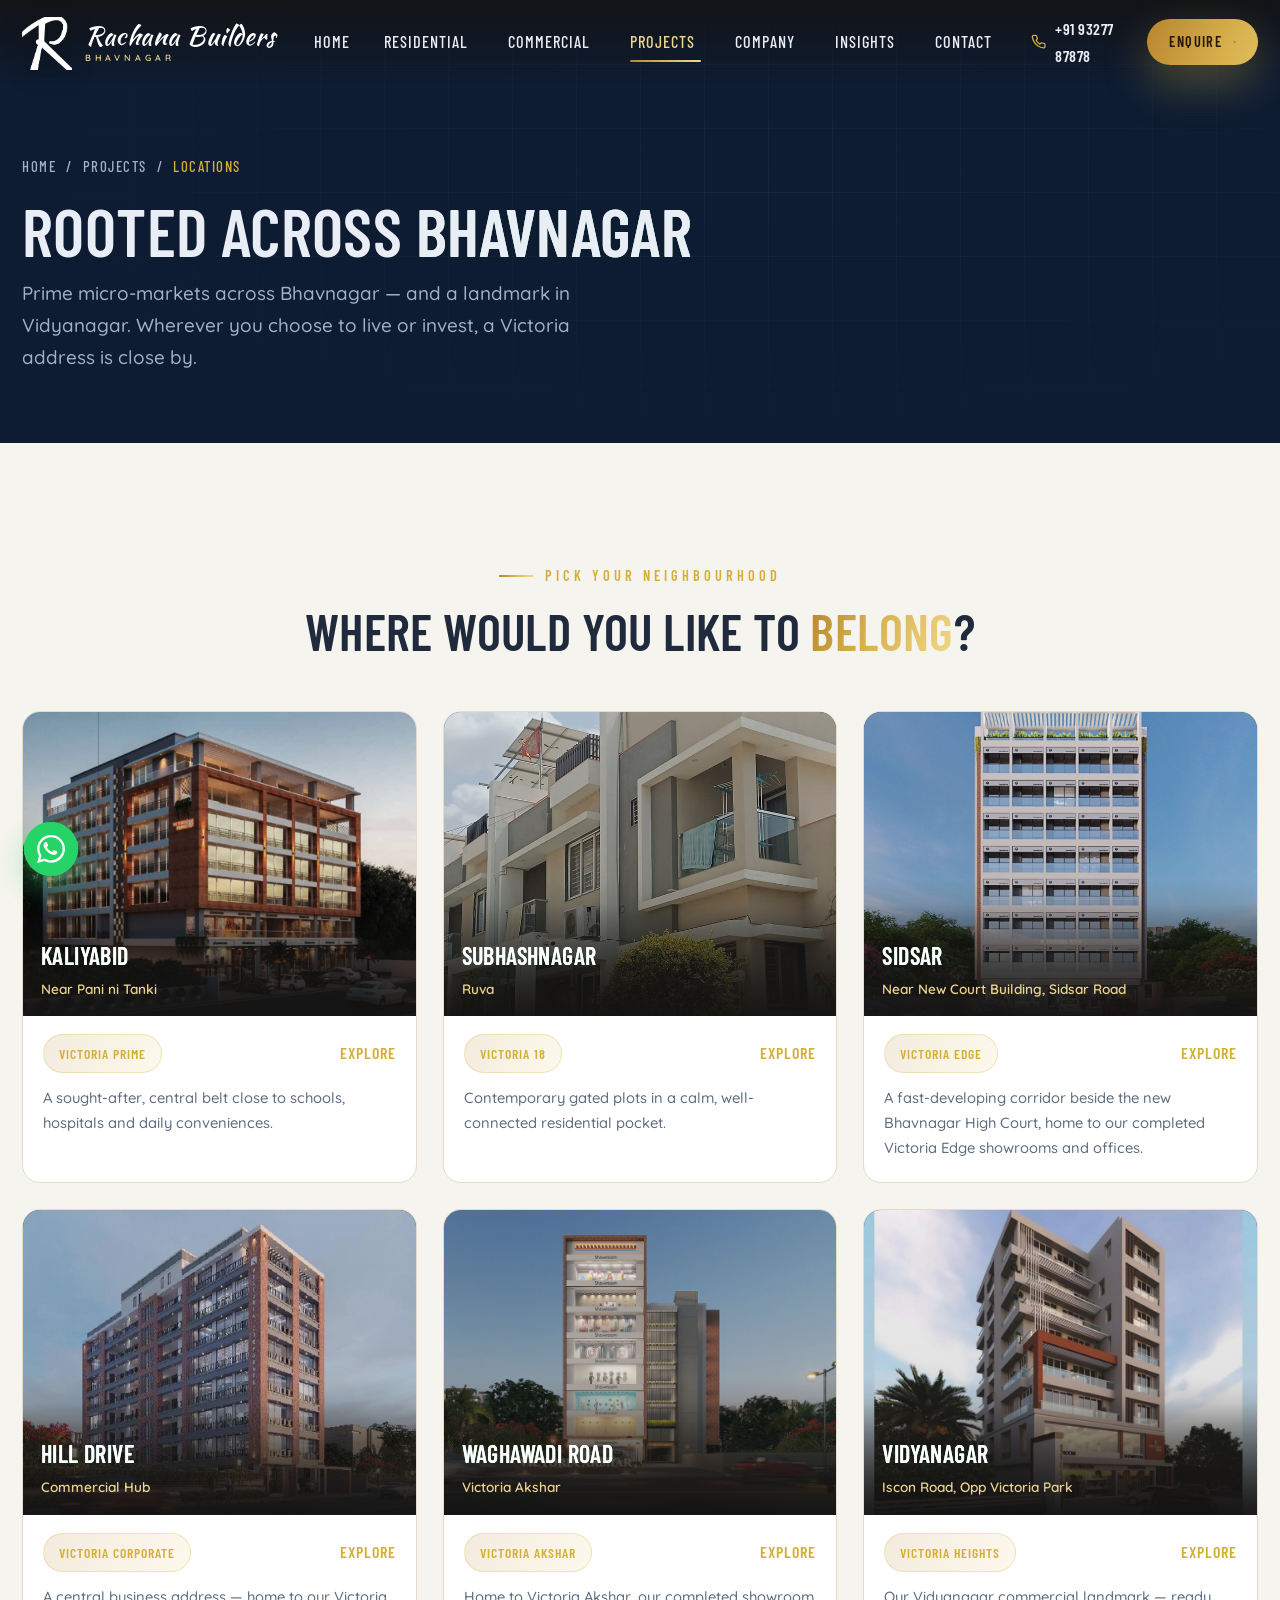
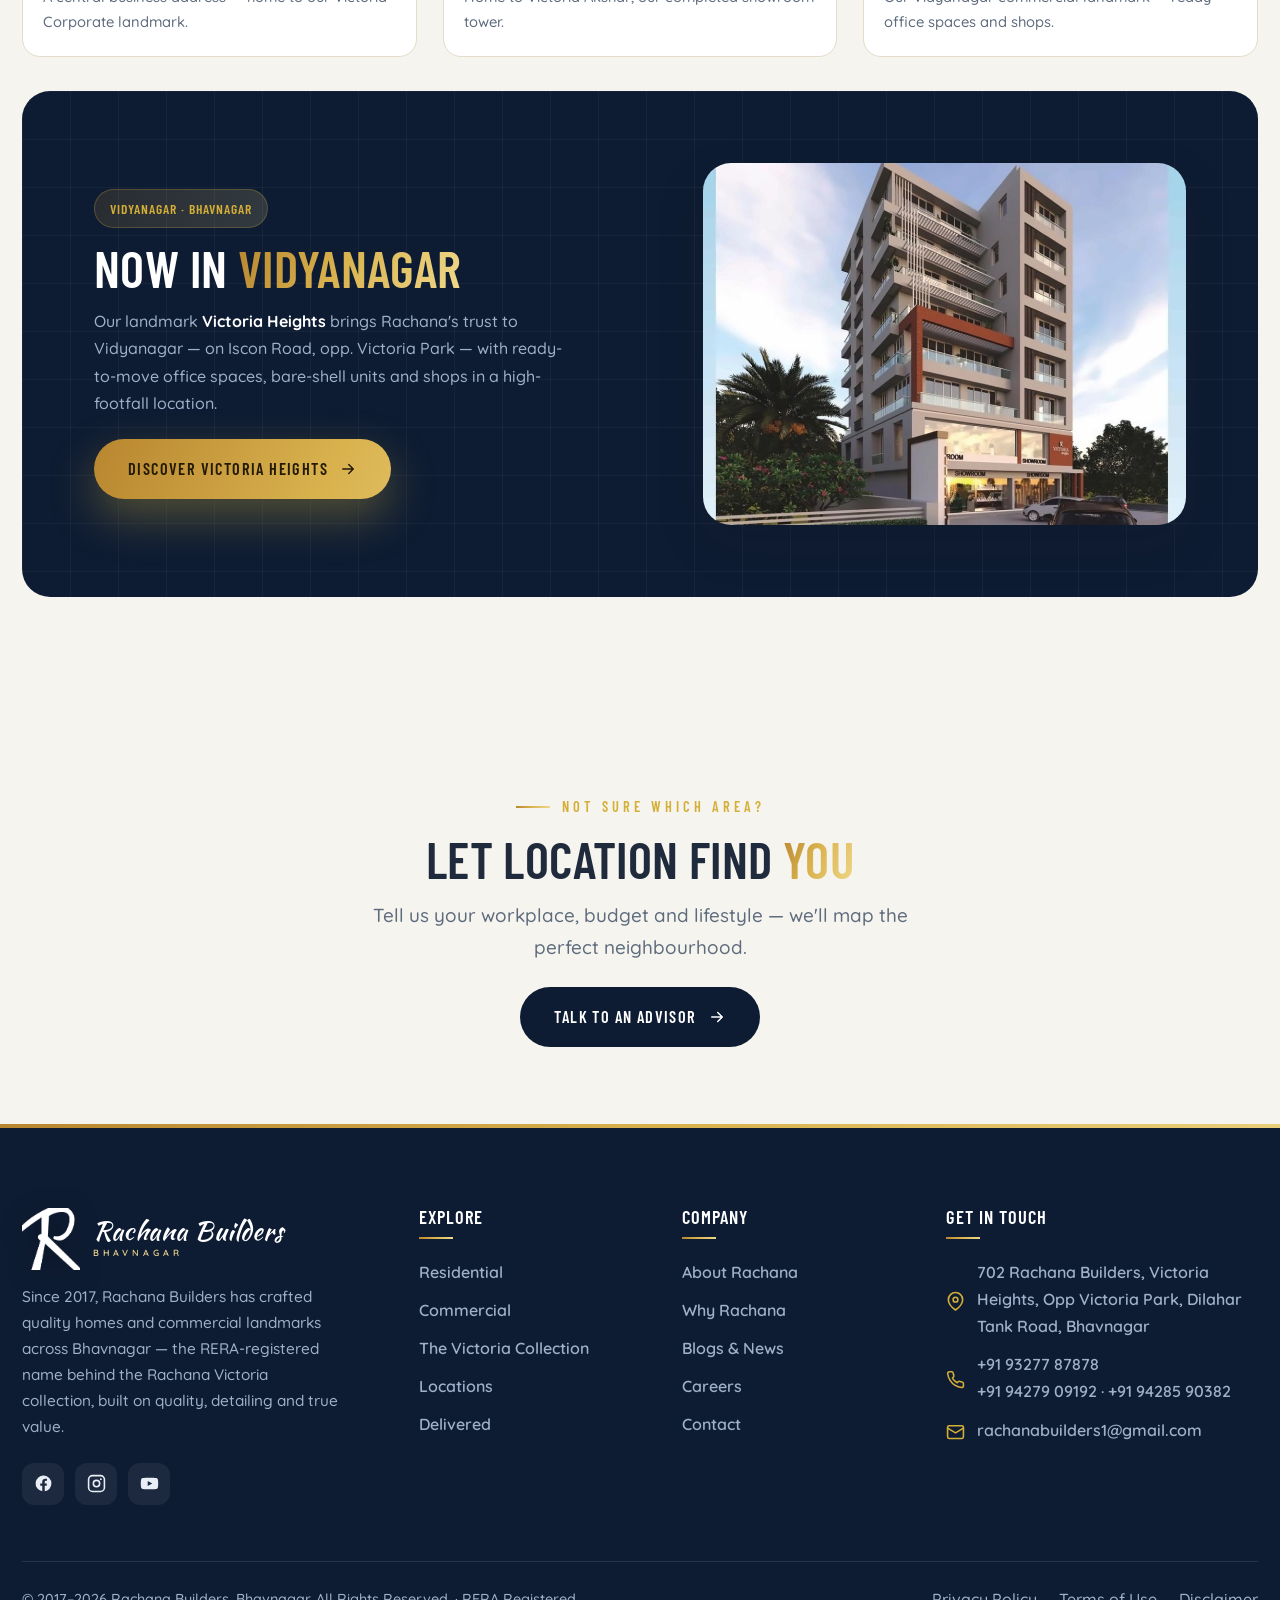
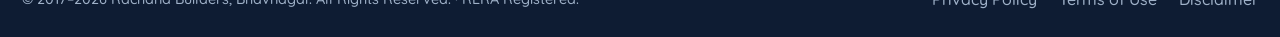
<file: locations.html>
<!DOCTYPE html>
<html lang="en">
<head>
  <meta charset="UTF-8" />
  <meta name="viewport" content="width=device-width, initial-scale=1.0" />
  <meta name="description" content="Rachana Builders project locations across Bhavnagar — Kaliyabid, Subhashnagar, Sidsar, Hill Drive, Waghawadi Road — and Vidyanagar, Bhavnagar." />
  <title>Locations · Rachana Builders — Across Bhavnagar</title>
  <link rel="preconnect" href="https://fonts.googleapis.com" />
  <link rel="preconnect" href="https://fonts.gstatic.com" crossorigin />
  <link href="https://fonts.googleapis.com/css2?family=Barlow+Condensed:wght@400;500;600;700&family=Quicksand:wght@400;500;600;700&family=Playfair+Display:wght@700;800;900&family=Kaushan+Script&display=swap" rel="stylesheet" />
  <link rel="stylesheet" href="assets/css/main.css?v=r33" />
  <link rel="icon" href="data:image/svg+xml,<svg xmlns='http://www.w3.org/2000/svg' viewBox='0 0 64 64'><rect width='64' height='64' rx='14' fill='%230e1c33'/><text x='32' y='46' font-family='Arial' font-size='40' font-weight='bold' fill='%23d4af37' text-anchor='middle'>R</text></svg>" />
</head>
<body data-page="locations">
  <header id="site-header"></header>

  <section class="page-hero scanlines">
    <div class="hero-bg"><div class="grid-lines"></div></div>
    <div class="container page-hero-inner">
      <nav class="breadcrumb reveal"><a href="index.html">Home</a> / <a href="projects.html">Projects</a> / <span>Locations</span></nav>
      <h1 class="reveal" data-delay="1">Rooted across <span class="glitch auto" data-text="Bhavnagar">Bhavnagar</span></h1>
      <p class="lead reveal" data-delay="2" style="max-width:620px;color:var(--text-onDark-soft)">Prime micro-markets across Bhavnagar — and a landmark in Vidyanagar. Wherever you choose to live or invest, a Victoria address is close by.</p>
    </div>
  </section>

  <!-- LOCATION GRID -->
  <section class="section">
    <div class="container">
      <div class="section-head center reveal">
        <span class="eyebrow center">Pick Your Neighbourhood</span>
        <h2>Where would you like to <span class="text-grad">belong</span>?</h2>
      </div>
      <div class="grid g-3">

        <a class="project-card reveal tilt" data-delay="1" href="commercial.html">
          <div class="pc-visual"><img class="pc-img" src="assets/img/victoria/prime.jpg" alt="Victoria Prime — Kaliyabid, Bhavnagar" loading="lazy" style="object-position:center" />
            <div class="pc-glitch-label"><h3 class="glitch" data-text="Kaliyabid">Kaliyabid</h3><div class="loc">Near Pani ni Tanki</div></div>
          </div>
          <div class="pc-body"><div class="pc-foot" style="border:none;padding-top:0"><span class="chip">Victoria Prime</span><span class="link-arrow"><span>Explore</span></span></div>
            <p class="muted" style="font-size:.92rem;margin-top:12px">A sought-after, central belt close to schools, hospitals and daily conveniences.</p></div>
        </a>

        <a class="project-card reveal tilt" data-delay="2" href="residential.html">
          <div class="pc-visual"><img class="pc-img" src="assets/img/victoria/victoria18.jpg" alt="Victoria 18 — Subhashnagar, Bhavnagar" loading="lazy" style="object-position:center 30%" />
            <div class="pc-glitch-label"><h3 class="glitch" data-text="Subhashnagar">Subhashnagar</h3><div class="loc">Ruva</div></div>
          </div>
          <div class="pc-body"><div class="pc-foot" style="border:none;padding-top:0"><span class="chip">Victoria 18</span><span class="link-arrow"><span>Explore</span></span></div>
            <p class="muted" style="font-size:.92rem;margin-top:12px">Contemporary gated plots in a calm, well-connected residential pocket.</p></div>
        </a>

        <a class="project-card reveal tilt" data-delay="3" href="commercial.html">
          <div class="pc-visual"><img class="pc-img" src="assets/img/victoria/edge.jpg" alt="Victoria Edge — Sidsar, Bhavnagar" loading="lazy" style="object-position:center 35%" />
            <div class="pc-glitch-label"><h3 class="glitch" data-text="Sidsar">Sidsar</h3><div class="loc">Near New Court Building, Sidsar Road</div></div>
          </div>
          <div class="pc-body"><div class="pc-foot" style="border:none;padding-top:0"><span class="chip">Victoria Edge</span><span class="link-arrow"><span>Explore</span></span></div>
            <p class="muted" style="font-size:.92rem;margin-top:12px">A fast-developing corridor beside the new Bhavnagar High Court, home to our completed Victoria Edge showrooms and offices.</p></div>
        </a>

        <a class="project-card reveal tilt" data-delay="1" href="commercial.html">
          <div class="pc-visual"><img class="pc-img" src="assets/img/victoria/corporate.jpg" alt="Victoria Corporate — Hill Drive, Bhavnagar" loading="lazy" style="object-position:center 40%" />
            <div class="pc-glitch-label"><h3 class="glitch" data-text="Hill Drive">Hill Drive</h3><div class="loc">Commercial Hub</div></div>
          </div>
          <div class="pc-body"><div class="pc-foot" style="border:none;padding-top:0"><span class="chip">Victoria Corporate</span><span class="link-arrow"><span>Explore</span></span></div>
            <p class="muted" style="font-size:.92rem;margin-top:12px">A central business address — home to our Victoria Corporate landmark.</p></div>
        </a>

        <a class="project-card reveal tilt" data-delay="2" href="commercial.html">
          <div class="pc-visual"><img class="pc-img" src="assets/img/victoria/akshar.jpg" alt="Victoria Akshar — Waghawadi Road, Bhavnagar" loading="lazy" style="object-position:center" />
            <div class="pc-glitch-label"><h3 class="glitch" data-text="Waghawadi Road">Waghawadi Road</h3><div class="loc">Victoria Akshar</div></div>
          </div>
          <div class="pc-body"><div class="pc-foot" style="border:none;padding-top:0"><span class="chip">Victoria Akshar</span><span class="link-arrow"><span>Explore</span></span></div>
            <p class="muted" style="font-size:.92rem;margin-top:12px">Home to Victoria Akshar, our completed showroom tower.</p></div>
        </a>

        <a class="project-card reveal tilt" data-delay="3" href="commercial.html">
          <div class="pc-visual"><img class="pc-img" src="assets/img/victoria/heights.jpg" alt="Victoria Heights — Vidyanagar, Bhavnagar" loading="lazy" style="object-position:center 38%" />
            <div class="pc-glitch-label"><h3 class="glitch" data-text="Vidyanagar">Vidyanagar</h3><div class="loc">Iscon Road, Opp Victoria Park</div></div>
          </div>
          <div class="pc-body"><div class="pc-foot" style="border:none;padding-top:0"><span class="chip">Victoria Heights</span><span class="link-arrow"><span>Explore</span></span></div>
            <p class="muted" style="font-size:.92rem;margin-top:12px">Our Vidyanagar commercial landmark — ready office spaces and shops.</p></div>
        </a>

      </div>

      <!-- AHMEDABAD featured wide -->
      <div class="cta-band reveal mt-l" style="display:grid;grid-template-columns:1.2fr 1fr;gap:30px;align-items:center;margin-top:34px">
        <div class="grid-lines"></div>
        <div style="position:relative;z-index:2">
          <span class="chip">Vidyanagar · Bhavnagar</span>
          <h2 class="mt-s">Now in <span class="text-grad">Vidyanagar</span></h2>
          <p class="mt-s" style="color:var(--text-onDark-soft);max-width:480px">Our landmark <strong style="color:#fff">Victoria Heights</strong> brings Rachana's trust to Vidyanagar — on Iscon Road, opp. Victoria Park — with ready-to-move office spaces, bare-shell units and shops in a high-footfall location.</p>
          <a class="btn btn-gold mt-m" href="commercial.html" style="margin-top:22px">Discover Victoria Heights <svg viewBox="0 0 24 24" fill="none" stroke="currentColor" stroke-width="2" stroke-linecap="round" stroke-linejoin="round"><path d="M5 12h14M13 6l6 6-6 6"/></svg></a>
        </div>
        <div class="media-panel" style="position:relative;z-index:2;aspect-ratio:4/3"><img src="assets/img/victoria/heights.jpg" alt="Victoria Heights — Vidyanagar, Bhavnagar" loading="lazy" style="position:absolute;inset:0;width:100%;height:100%;object-fit:cover;object-position:center 38%" /></div>
      </div>
    </div>
  </section>

  <section class="section tight">
    <div class="container center">
      <div class="reveal">
        <span class="eyebrow center">Not sure which area?</span>
        <h2 class="mt-s">Let location find <span class="text-grad">you</span></h2>
        <p class="lead mt-s" style="max-width:540px;margin-inline:auto">Tell us your workplace, budget and lifestyle — we'll map the perfect neighbourhood.</p>
        <a class="btn btn-dark mt-m" href="contact.html" style="margin-top:24px">Talk to an Advisor <svg viewBox="0 0 24 24" fill="none" stroke="currentColor" stroke-width="2" stroke-linecap="round" stroke-linejoin="round"><path d="M5 12h14M13 6l6 6-6 6"/></svg></a>
      </div>
    </div>
  </section>

  <footer id="site-footer"></footer>
  <script src="assets/js/components.js?v=r33"></script>
  <script src="assets/js/art.js?v=r33"></script>
  <script src="assets/js/main.js?v=r33"></script>
</body>
</html>
</file>
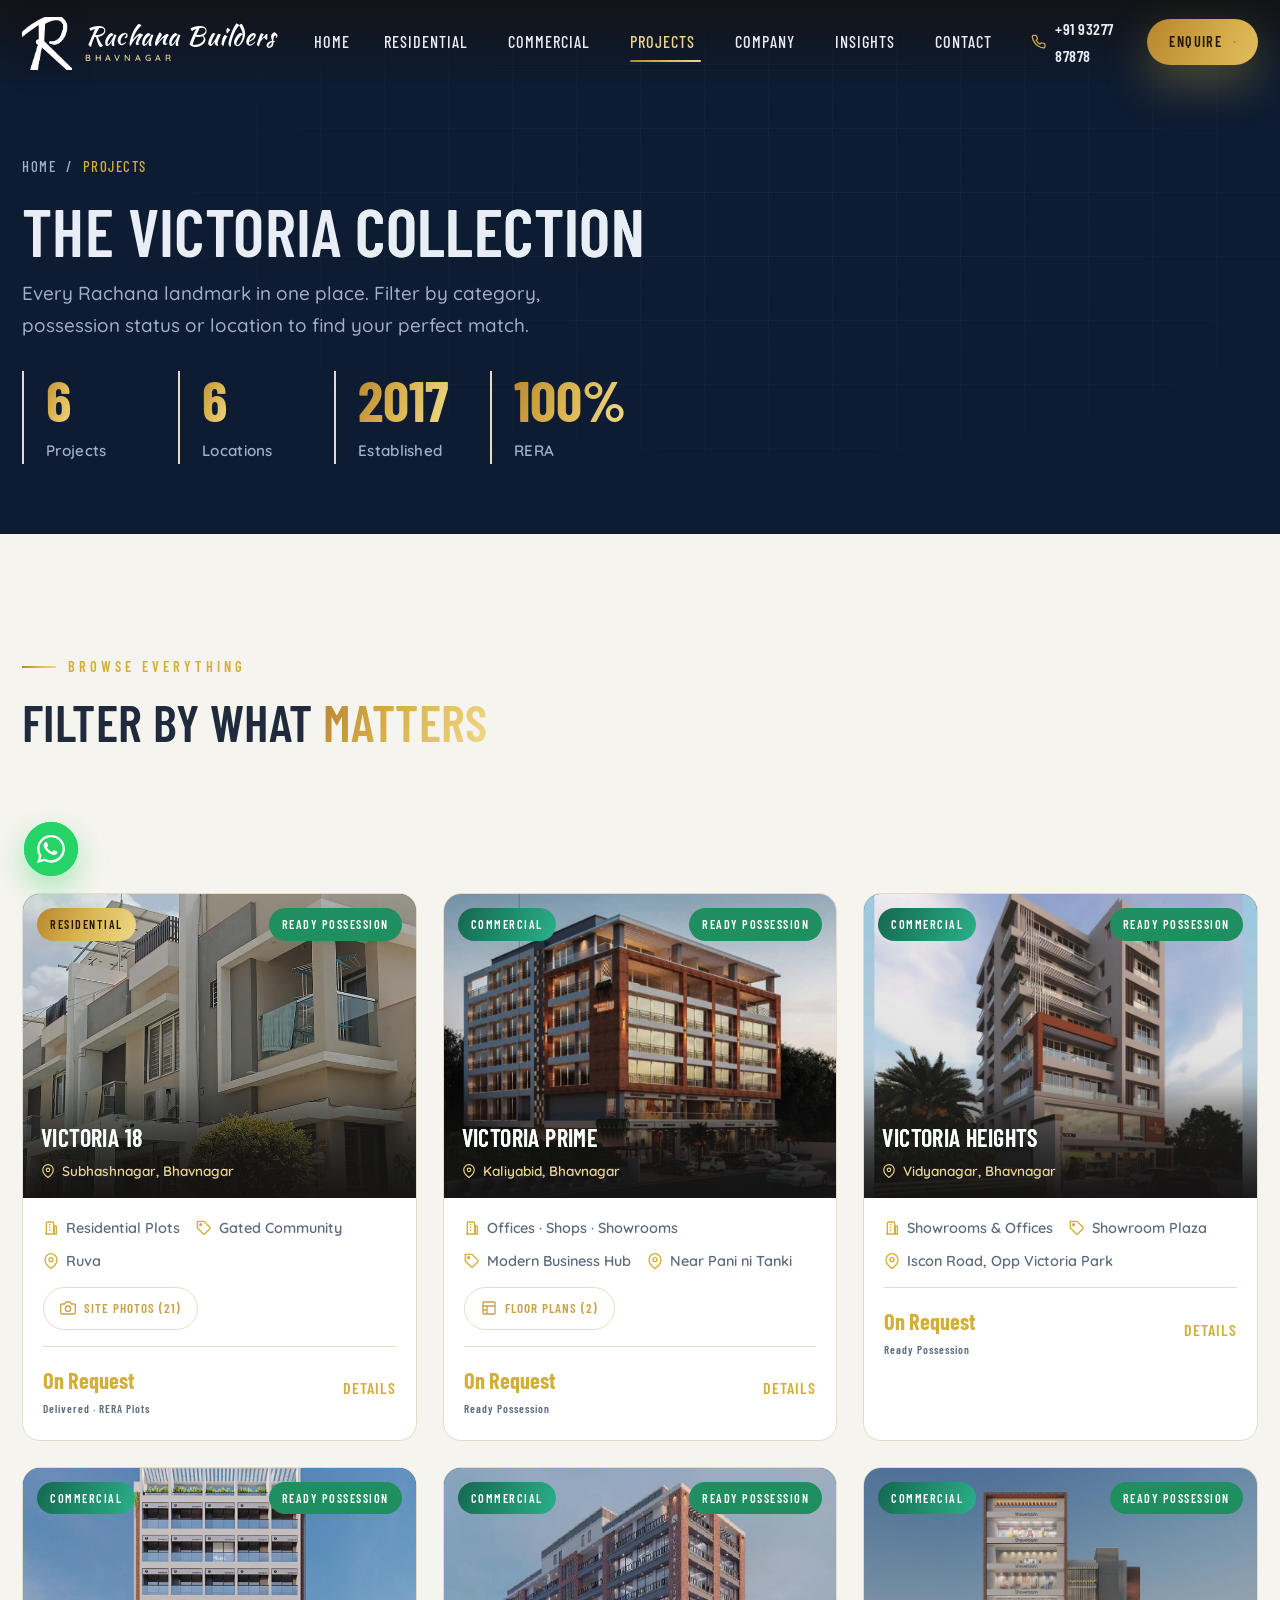
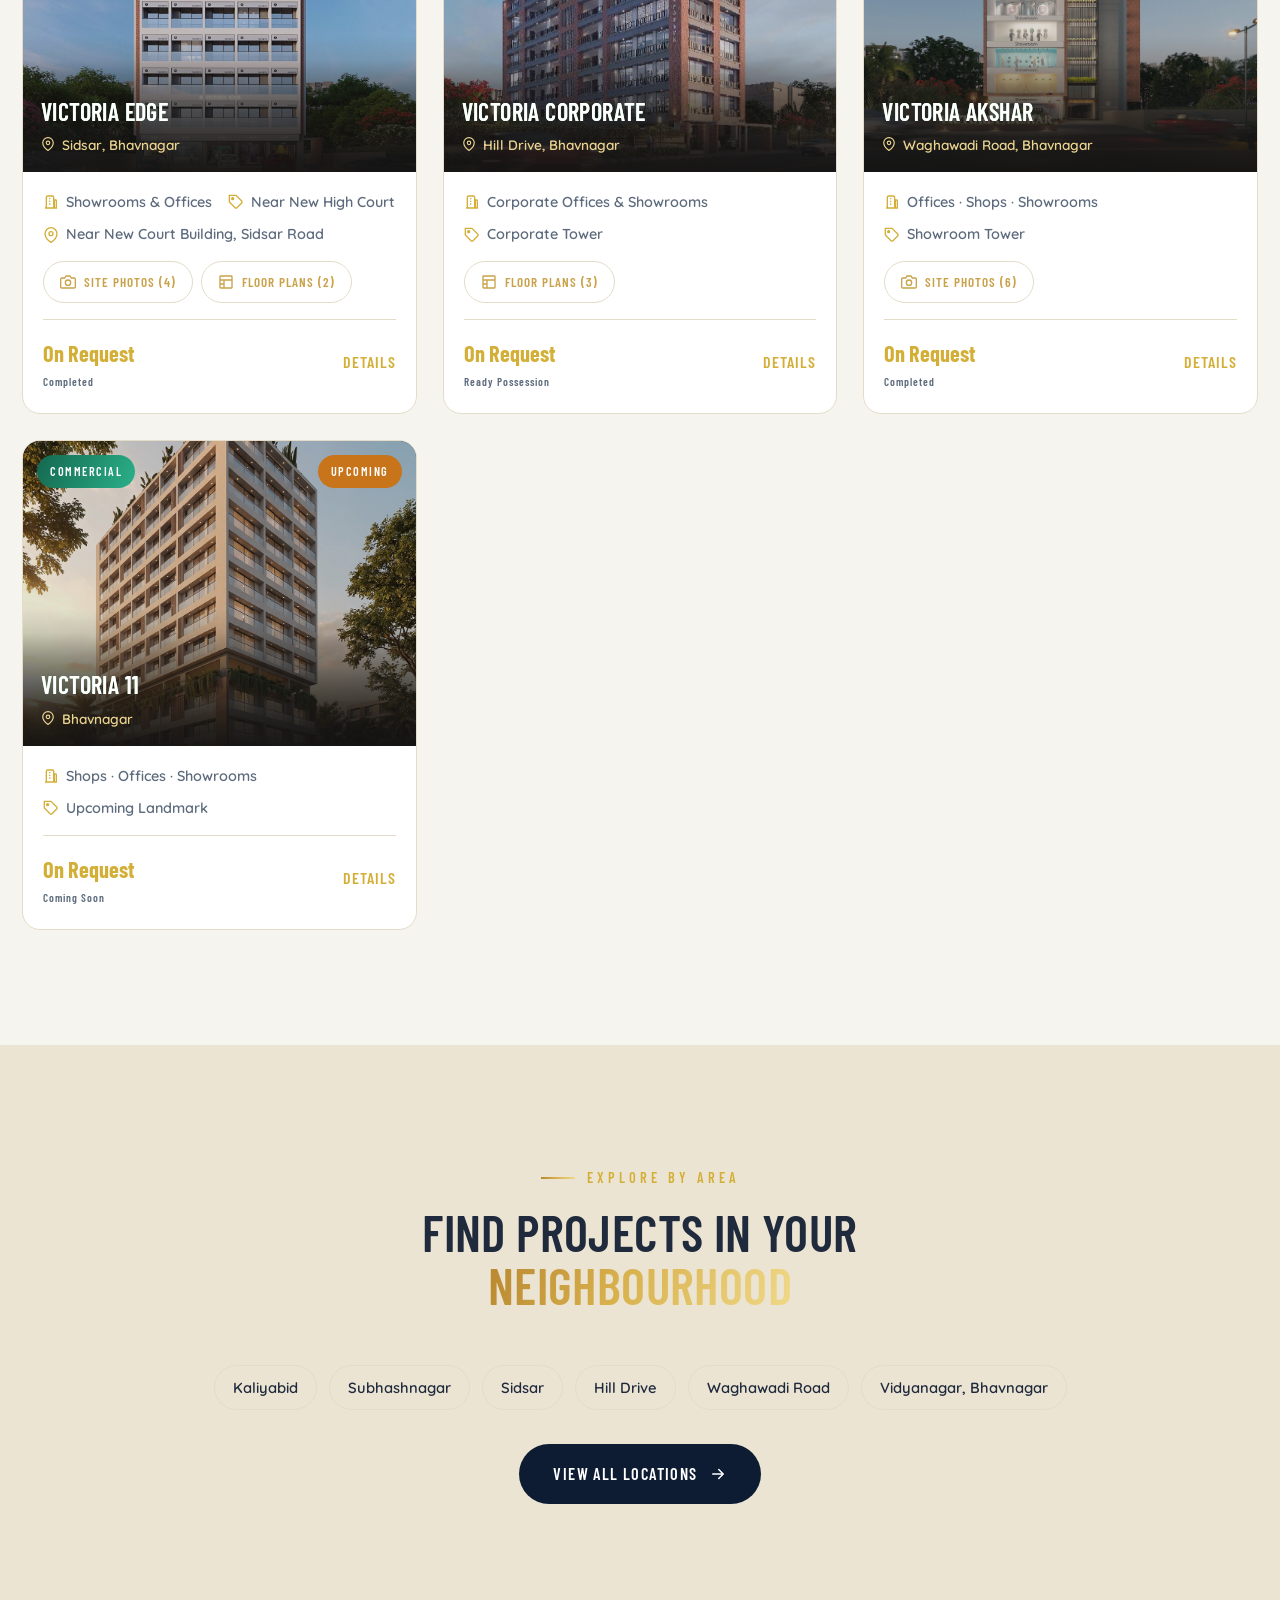
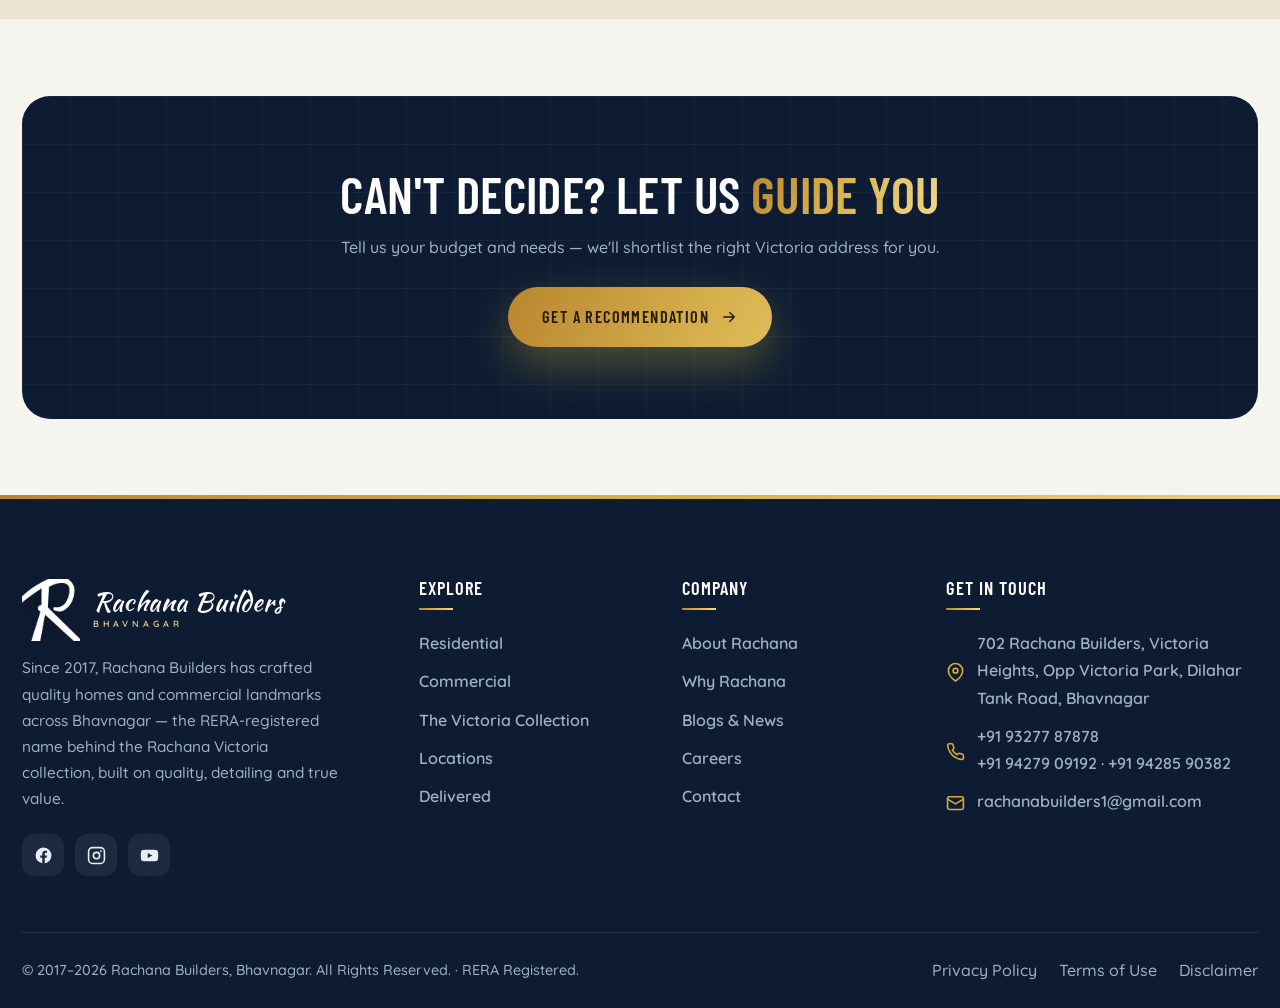
<file: projects.html>
<!DOCTYPE html>
<html lang="en">
<head>
  <meta charset="UTF-8" />
  <meta name="viewport" content="width=device-width, initial-scale=1.0" />
  <meta name="description" content="The full Victoria collection in Bhavnagar — residential and commercial, ready and under construction. Filter by category, status and location." />
  <title>All Projects · Rachana Builders — The Victoria Collection</title>
  <link rel="preconnect" href="https://fonts.googleapis.com" />
  <link rel="preconnect" href="https://fonts.gstatic.com" crossorigin />
  <link href="https://fonts.googleapis.com/css2?family=Barlow+Condensed:wght@400;500;600;700&family=Quicksand:wght@400;500;600;700&family=Playfair+Display:wght@700;800;900&family=Kaushan+Script&display=swap" rel="stylesheet" />
  <link rel="stylesheet" href="assets/css/main.css?v=r33" />
  <link rel="icon" href="data:image/svg+xml,<svg xmlns='http://www.w3.org/2000/svg' viewBox='0 0 64 64'><rect width='64' height='64' rx='14' fill='%230e1c33'/><text x='32' y='46' font-family='Arial' font-size='40' font-weight='bold' fill='%23d4af37' text-anchor='middle'>R</text></svg>" />
</head>
<body data-page="projects">
  <header id="site-header"></header>

  <section class="page-hero scanlines">
    <div class="hero-bg"><div class="grid-lines"></div></div>
    <div class="container page-hero-inner">
      <nav class="breadcrumb reveal"><a href="index.html">Home</a> / <span>Projects</span></nav>
      <h1 class="reveal" data-delay="1">The Victoria <span class="glitch auto" data-text="Collection">Collection</span></h1>
      <p class="lead reveal" data-delay="2" style="max-width:620px;color:var(--text-onDark-soft)">Every Rachana landmark in one place. Filter by category, possession status or location to find your perfect match.</p>
      <div class="stat-row bordered reveal on-dark" data-delay="3" style="max-width:760px;margin-top:30px">
        <div class="stat on-dark"><div class="num text-grad"><span data-count="6">0</span></div><div class="lbl">Projects</div></div>
        <div class="stat on-dark"><div class="num text-grad"><span data-count="6">0</span></div><div class="lbl">Locations</div></div>
        <div class="stat on-dark"><div class="num text-grad"><span data-count="2017">0</span></div><div class="lbl">Established</div></div>
        <div class="stat on-dark"><div class="num text-grad"><span data-count="100">0</span>%</div><div class="lbl">RERA</div></div>
      </div>
    </div>
  </section>

  <!-- MASTER FILTER GRID -->
  <section class="section" data-filter-group>
    <div class="container">
      <div class="section-head reveal" style="max-width:100%">
        <span class="eyebrow">Browse Everything</span>
        <h2 class="mt-s">Filter by what <span class="text-grad">matters</span></h2>
      </div>
      <div class="filters reveal">
        <button class="filter-btn active" data-filter="all">All Projects</button>
        <button class="filter-btn" data-filter="residential">Residential</button>
        <button class="filter-btn" data-filter="commercial">Commercial</button>
        <button class="filter-btn" data-filter="ready">Ready Possession</button>
        <button class="filter-btn" data-filter="uc">Under Construction</button>
      </div>
      <div data-projects data-type="all" data-status="all" data-cols="g-3"></div>
    </div>
  </section>

  <!-- LOCATIONS QUICK LINKS -->
  <section class="section paper2">
    <div class="container">
      <div class="section-head center reveal">
        <span class="eyebrow center">Explore By Area</span>
        <h2>Find projects in your <span class="text-grad">neighbourhood</span></h2>
      </div>
      <div class="pill-list reveal" style="justify-content:center;gap:12px">
        <a class="pill" href="locations.html">Kaliyabid</a>
        <a class="pill" href="locations.html">Subhashnagar</a>
        <a class="pill" href="locations.html">Sidsar</a>
        <a class="pill" href="locations.html">Hill Drive</a>
        <a class="pill" href="locations.html">Waghawadi Road</a>
        <a class="pill" href="locations.html">Vidyanagar, Bhavnagar</a>
      </div>
      <div class="center" style="margin-top:34px">
        <a class="btn btn-dark" href="locations.html">View All Locations <svg viewBox="0 0 24 24" fill="none" stroke="currentColor" stroke-width="2" stroke-linecap="round" stroke-linejoin="round"><path d="M5 12h14M13 6l6 6-6 6"/></svg></a>
      </div>
    </div>
  </section>

  <section class="section tight">
    <div class="container">
      <div class="cta-band reveal" style="text-align:center">
        <div class="grid-lines"></div>
        <h2 style="max-width:680px;margin-inline:auto">Can't decide? Let us <span class="text-grad">guide you</span></h2>
        <p class="mt-s" style="color:var(--text-onDark-soft)">Tell us your budget and needs — we'll shortlist the right Victoria address for you.</p>
        <div class="hero-cta" style="justify-content:center;margin-top:26px">
          <a class="btn btn-gold" href="contact.html">Get a Recommendation <svg viewBox="0 0 24 24" fill="none" stroke="currentColor" stroke-width="2" stroke-linecap="round" stroke-linejoin="round"><path d="M5 12h14M13 6l6 6-6 6"/></svg></a>
        </div>
      </div>
    </div>
  </section>

  <footer id="site-footer"></footer>
  <script src="assets/js/components.js?v=r33"></script>
  <script src="assets/js/projects.js?v=r33"></script>
  <script src="assets/js/art.js?v=r33"></script>
  <script src="assets/js/main.js?v=r33"></script>
  <script src="assets/js/lightbox.js?v=r33"></script>
</body>
</html>
</file>
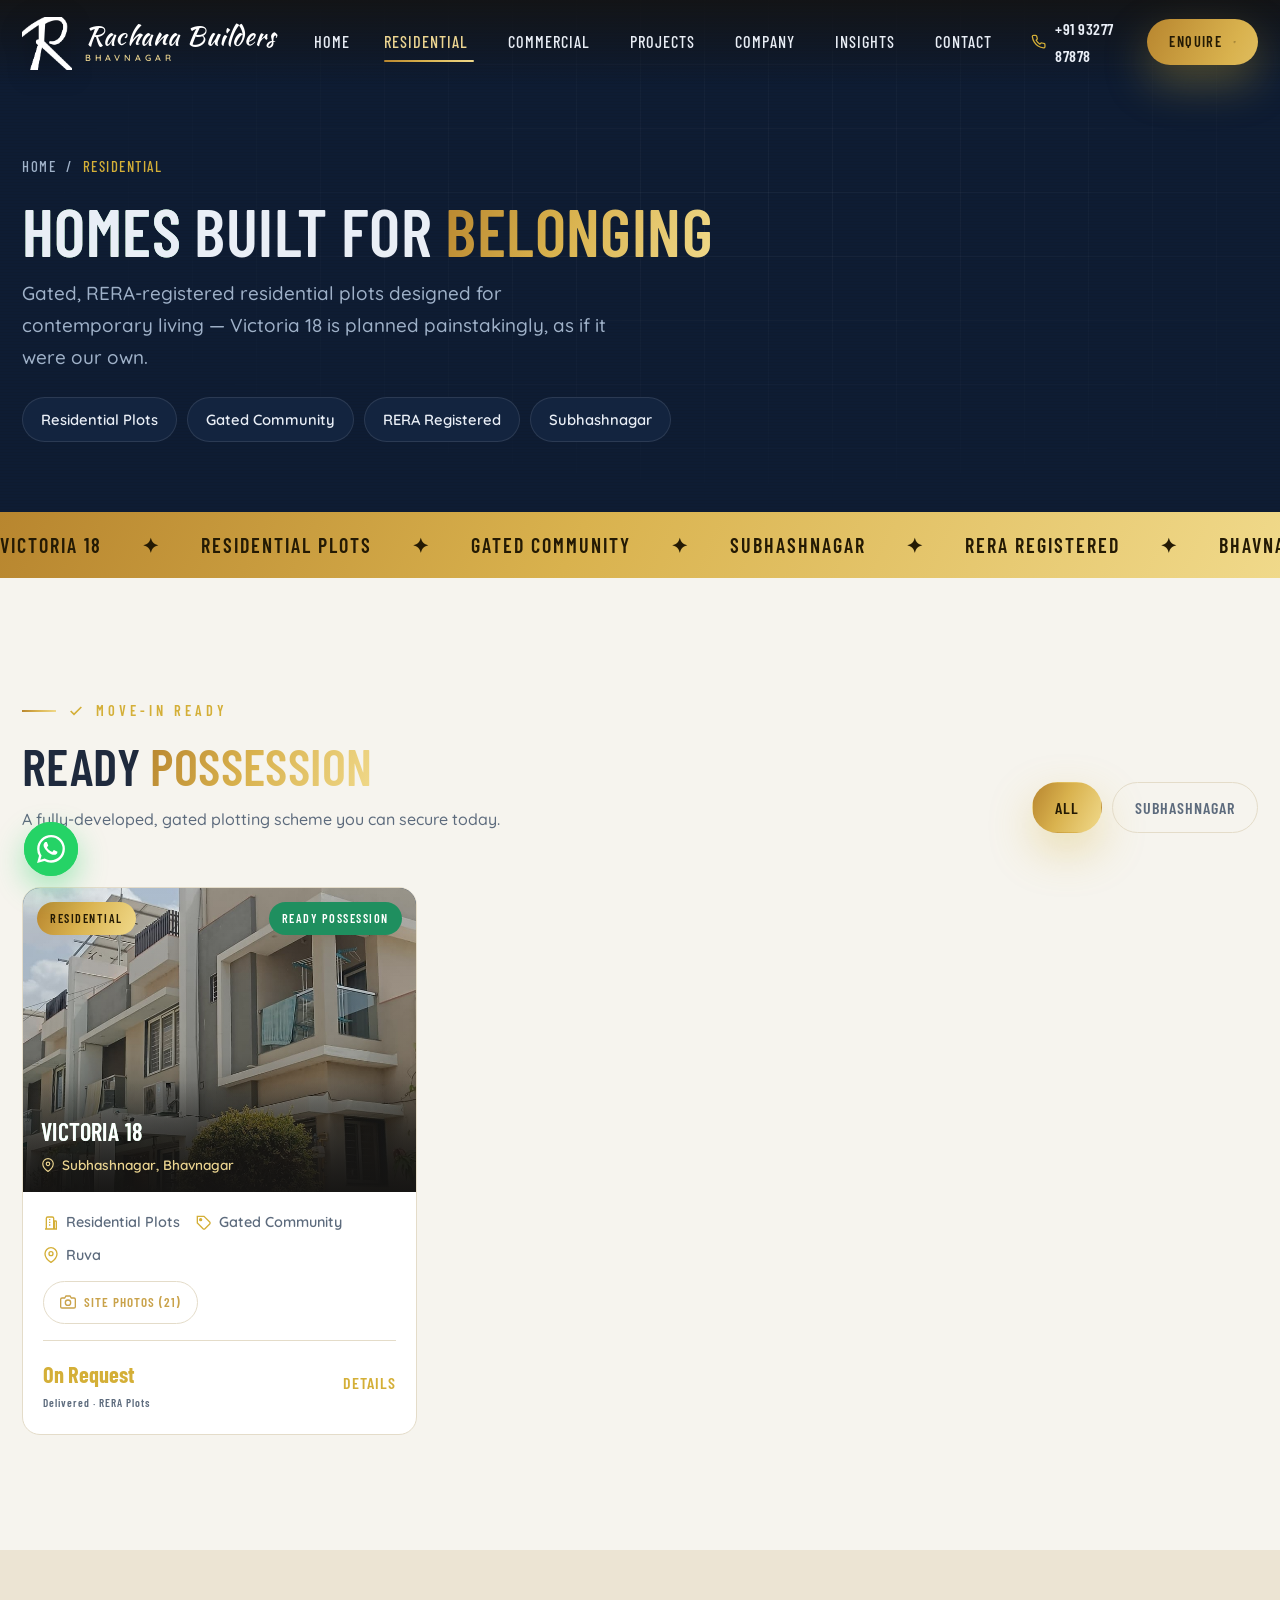
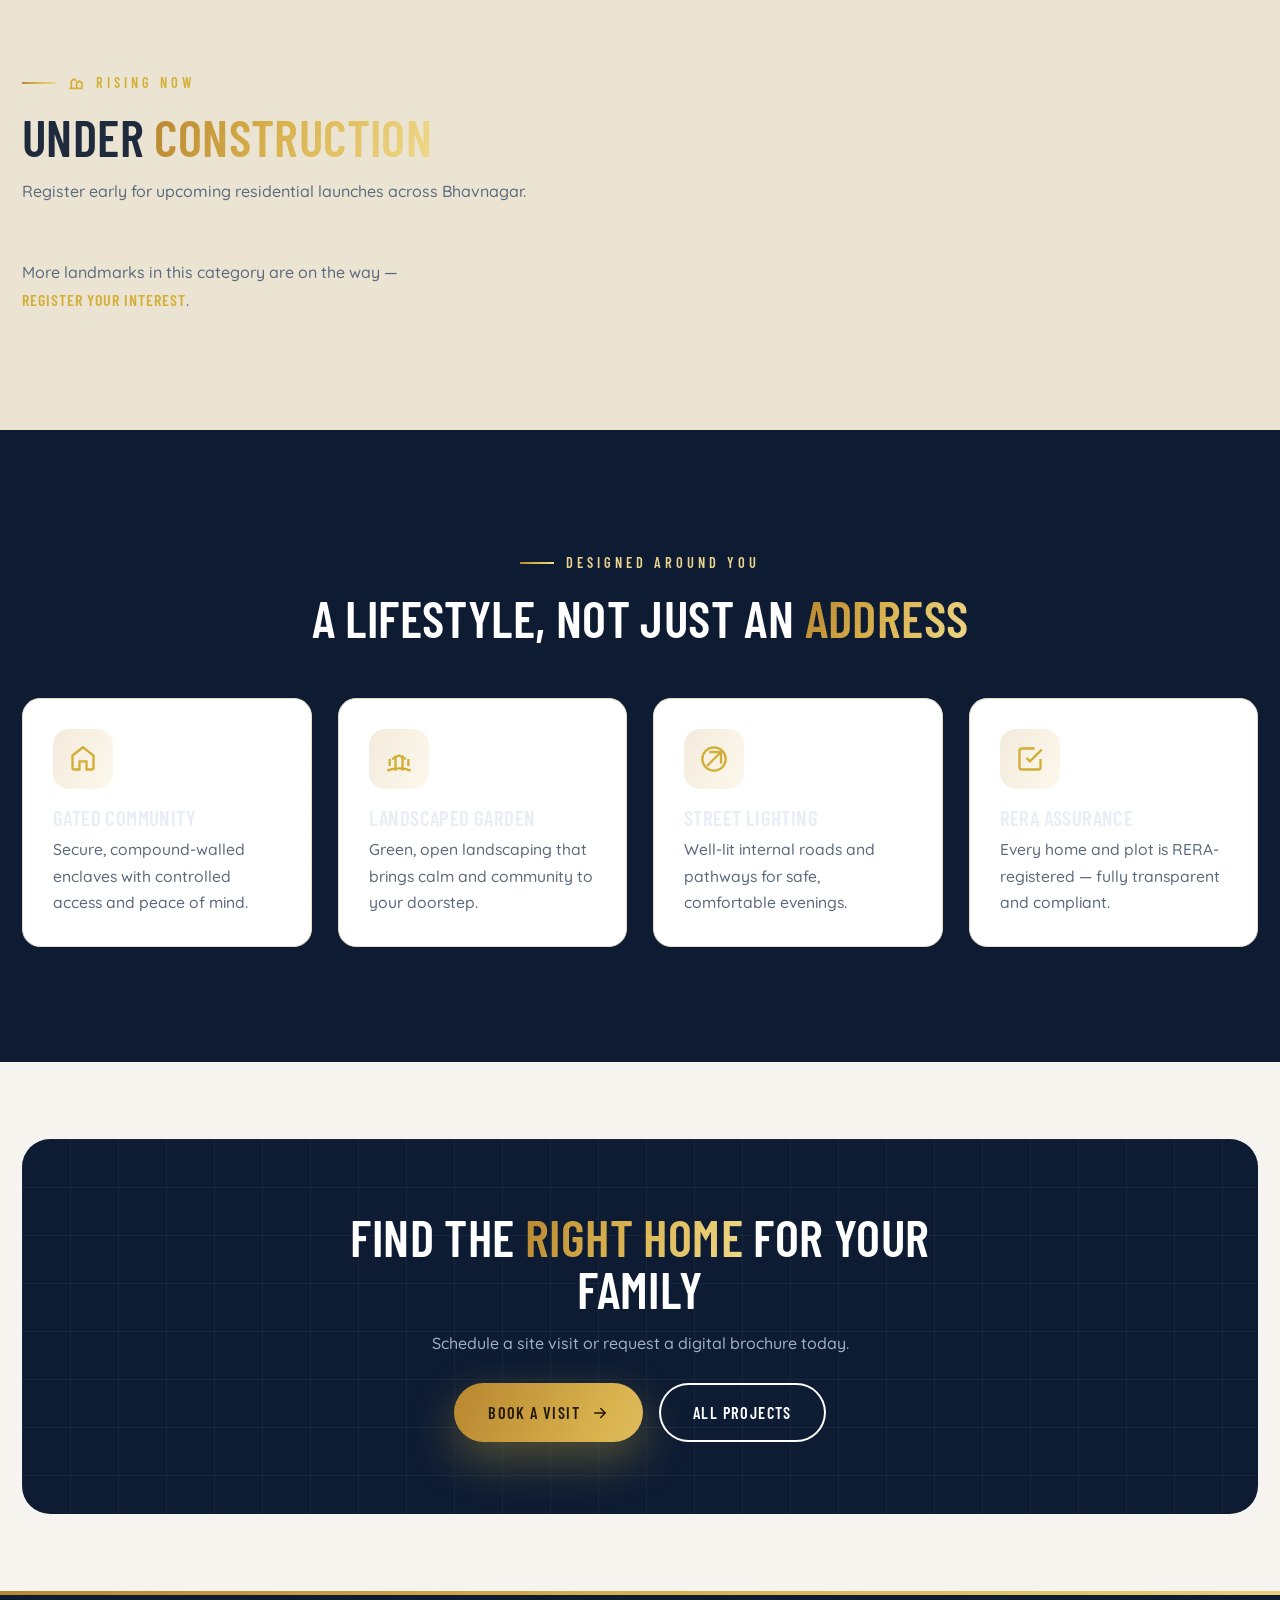
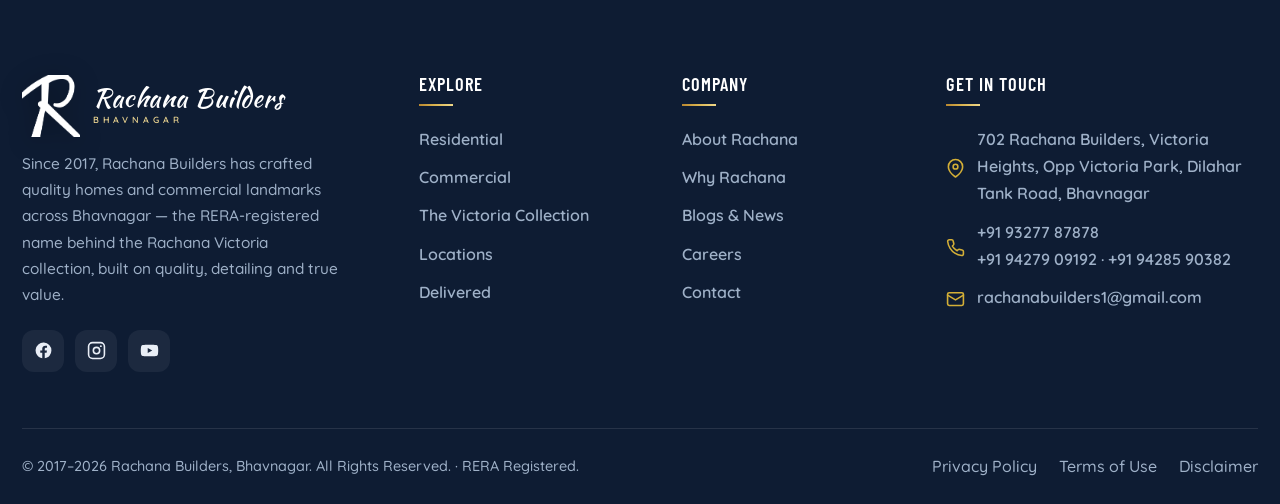
<file: residential.html>
<!DOCTYPE html>
<html lang="en">
<head>
  <meta charset="UTF-8" />
  <meta name="viewport" content="width=device-width, initial-scale=1.0" />
  <meta name="description" content="Residential plots by Rachana Builders in Bhavnagar — Victoria 18, a RERA-registered gated plotting scheme in Subhashnagar, Ruva." />
  <title>Residential Plots in Bhavnagar · Rachana Builders — Victoria 18</title>
  <link rel="preconnect" href="https://fonts.googleapis.com" />
  <link rel="preconnect" href="https://fonts.gstatic.com" crossorigin />
  <link href="https://fonts.googleapis.com/css2?family=Barlow+Condensed:wght@400;500;600;700&family=Quicksand:wght@400;500;600;700&family=Playfair+Display:wght@700;800;900&family=Kaushan+Script&display=swap" rel="stylesheet" />
  <link rel="stylesheet" href="assets/css/main.css?v=r33" />
  <link rel="icon" href="data:image/svg+xml,<svg xmlns='http://www.w3.org/2000/svg' viewBox='0 0 64 64'><rect width='64' height='64' rx='14' fill='%230e1c33'/><text x='32' y='46' font-family='Arial' font-size='40' font-weight='bold' fill='%23d4af37' text-anchor='middle'>R</text></svg>" />
</head>
<body data-page="residential">
  <header id="site-header"></header>

  <!-- PAGE HERO -->
  <section class="page-hero scanlines">
    <div class="hero-bg"><div class="grid-lines"></div></div>
    <div class="container page-hero-inner">
      <nav class="breadcrumb reveal"><a href="index.html">Home</a> / <span>Residential</span></nav>
      <h1 class="reveal" data-delay="1"><span class="glitch auto" data-text="Homes">Homes</span> built for <span class="text-grad">belonging</span></h1>
      <p class="lead reveal" data-delay="2" style="max-width:600px;color:var(--text-onDark-soft)">Gated, RERA-registered residential plots designed for contemporary living — Victoria 18 is planned painstakingly, as if it were our own.</p>
      <div class="pill-list reveal on-dark" data-delay="3" style="margin-top:24px">
        <span class="pill">Residential Plots</span><span class="pill">Gated Community</span><span class="pill">RERA Registered</span><span class="pill">Subhashnagar</span>
      </div>
    </div>
  </section>

  <div class="marquee" aria-hidden="true"><div class="marquee-track">
    <span>Victoria 18</span><span>Residential Plots</span><span>Gated Community</span><span>Subhashnagar</span><span>RERA Registered</span><span>Bhavnagar</span>
    <span>Victoria 18</span><span>Residential Plots</span><span>Gated Community</span><span>Subhashnagar</span><span>RERA Registered</span><span>Bhavnagar</span>
  </div></div>

  <!-- READY POSSESSION -->
  <section class="section" id="ready" data-filter-group>
    <div class="container">
      <div class="section-head reveal" style="display:flex;justify-content:space-between;align-items:flex-end;max-width:100%;flex-wrap:wrap;gap:18px">
        <div style="max-width:560px">
          <span class="eyebrow"><svg viewBox="0 0 24 24" width="16" fill="none" stroke="currentColor" stroke-width="2.5"><path d="M20 6 9 17l-5-5"/></svg> Move-In Ready</span>
          <h2 class="mt-s">Ready <span class="text-grad">Possession</span></h2>
          <p class="muted mt-s">A fully-developed, gated plotting scheme you can secure today.</p>
        </div>
        <div class="filters" style="margin-bottom:0">
          <button class="filter-btn active" data-filter="all">All</button>
          <button class="filter-btn" data-filter="subhashnagar">Subhashnagar</button>
        </div>
      </div>
      <div data-projects data-type="residential" data-status="ready" data-cols="g-3"></div>
    </div>
  </section>

  <!-- UNDER CONSTRUCTION -->
  <section class="section paper2" id="uc">
    <div class="container">
      <div class="section-head reveal">
        <span class="eyebrow"><svg viewBox="0 0 24 24" width="16" fill="none" stroke="currentColor" stroke-width="2.5"><path d="M2 20h20M5 20V9l4-3 4 3M13 20V12l4-3 4 3v8"/></svg> Rising Now</span>
        <h2 class="mt-s">Under <span class="text-grad">Construction</span></h2>
        <p class="muted mt-s">Register early for upcoming residential launches across Bhavnagar.</p>
      </div>
      <div data-projects data-type="residential" data-status="uc" data-cols="g-3"></div>
    </div>
  </section>

  <!-- LIFESTYLE / AMENITIES -->
  <section class="section dark scanlines">
    <div class="container" style="position:relative;z-index:2">
      <div class="section-head center reveal">
        <span class="eyebrow center on-dark">Designed Around You</span>
        <h2>A lifestyle, not just an <span class="text-grad">address</span></h2>
      </div>
      <div class="grid g-4">
        <div class="feature reveal" data-delay="1"><div class="ic c-gold"><svg viewBox="0 0 24 24" fill="none" stroke="currentColor" stroke-width="2"><path d="M3 9 12 2l9 7v11a1 1 0 0 1-1 1h-5v-7H9v7H4a1 1 0 0 1-1-1z"/></svg></div><h4>Gated Community</h4><p>Secure, compound-walled enclaves with controlled access and peace of mind.</p></div>
        <div class="feature reveal" data-delay="2"><div class="ic c-teal"><svg viewBox="0 0 24 24" fill="none" stroke="currentColor" stroke-width="2"><path d="M2 22s4-2 10-2 10 2 10 2M6 12l6-3 6 3M4 12v6m16-6v6M9 22V9m6 13V9"/></svg></div><h4>Landscaped Garden</h4><p>Green, open landscaping that brings calm and community to your doorstep.</p></div>
        <div class="feature reveal" data-delay="3"><div class="ic c-blue"><svg viewBox="0 0 24 24" fill="none" stroke="currentColor" stroke-width="2"><path d="M18 6 6 18M8 6h10v10"/><circle cx="12" cy="12" r="10"/></svg></div><h4>Street Lighting</h4><p>Well-lit internal roads and pathways for safe, comfortable evenings.</p></div>
        <div class="feature reveal" data-delay="4"><div class="ic c-gold"><svg viewBox="0 0 24 24" fill="none" stroke="currentColor" stroke-width="2"><path d="M9 11l3 3L22 4"/><path d="M21 12v7a2 2 0 0 1-2 2H5a2 2 0 0 1-2-2V5a2 2 0 0 1 2-2h11"/></svg></div><h4>RERA Assurance</h4><p>Every home and plot is RERA-registered — fully transparent and compliant.</p></div>
      </div>
    </div>
  </section>

  <!-- CTA -->
  <section class="section tight">
    <div class="container">
      <div class="cta-band reveal" style="text-align:center">
        <div class="grid-lines"></div>
        <h2 style="max-width:680px;margin-inline:auto">Find the <span class="text-grad">right home</span> for your family</h2>
        <p class="mt-s" style="color:var(--text-onDark-soft)">Schedule a site visit or request a digital brochure today.</p>
        <div class="hero-cta" style="justify-content:center;margin-top:26px">
          <a class="btn btn-gold" href="contact.html">Book a Visit <svg viewBox="0 0 24 24" fill="none" stroke="currentColor" stroke-width="2" stroke-linecap="round" stroke-linejoin="round"><path d="M5 12h14M13 6l6 6-6 6"/></svg></a>
          <a class="btn btn-ghost" href="projects.html" style="color:#fff">All Projects</a>
        </div>
      </div>
    </div>
  </section>

  <footer id="site-footer"></footer>
  <script src="assets/js/components.js?v=r33"></script>
  <script src="assets/js/projects.js?v=r33"></script>
  <script src="assets/js/art.js?v=r33"></script>
  <script src="assets/js/main.js?v=r33"></script>
  <script src="assets/js/lightbox.js?v=r33"></script>
</body>
</html>
</file>
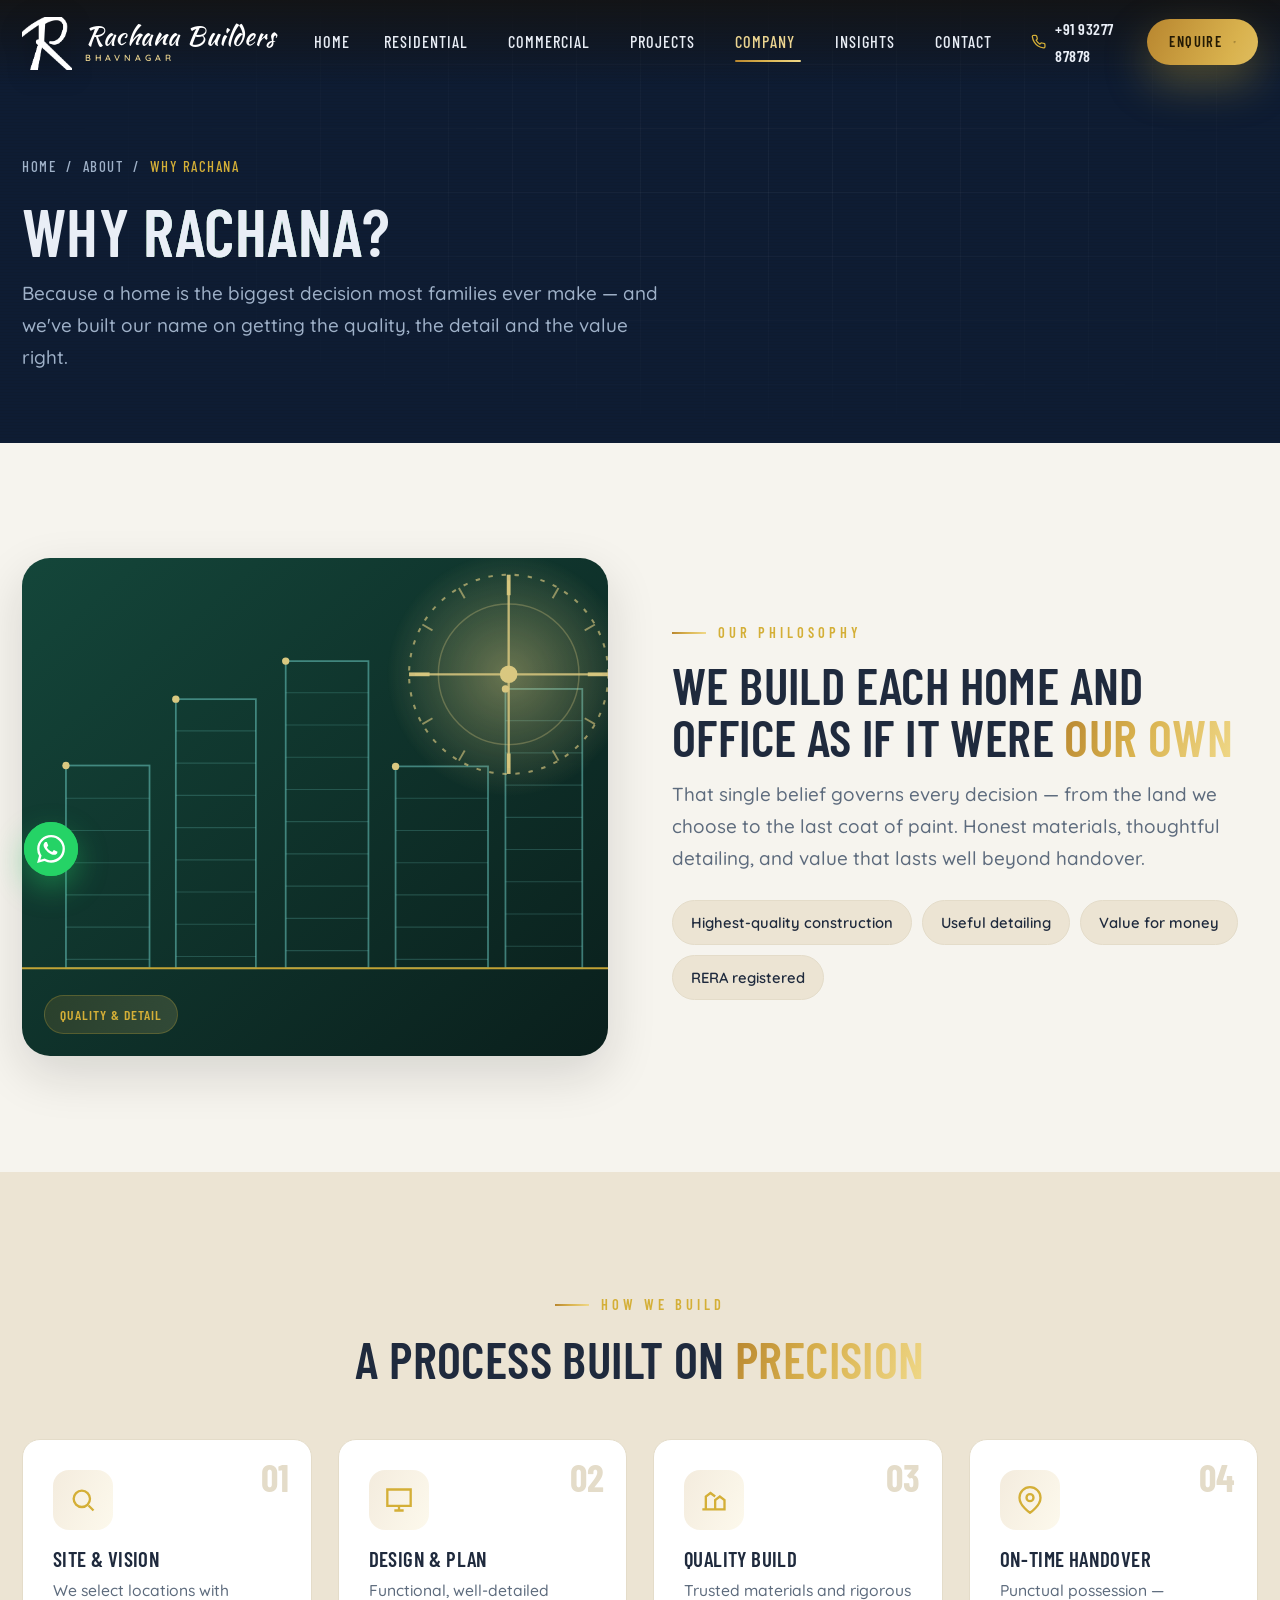
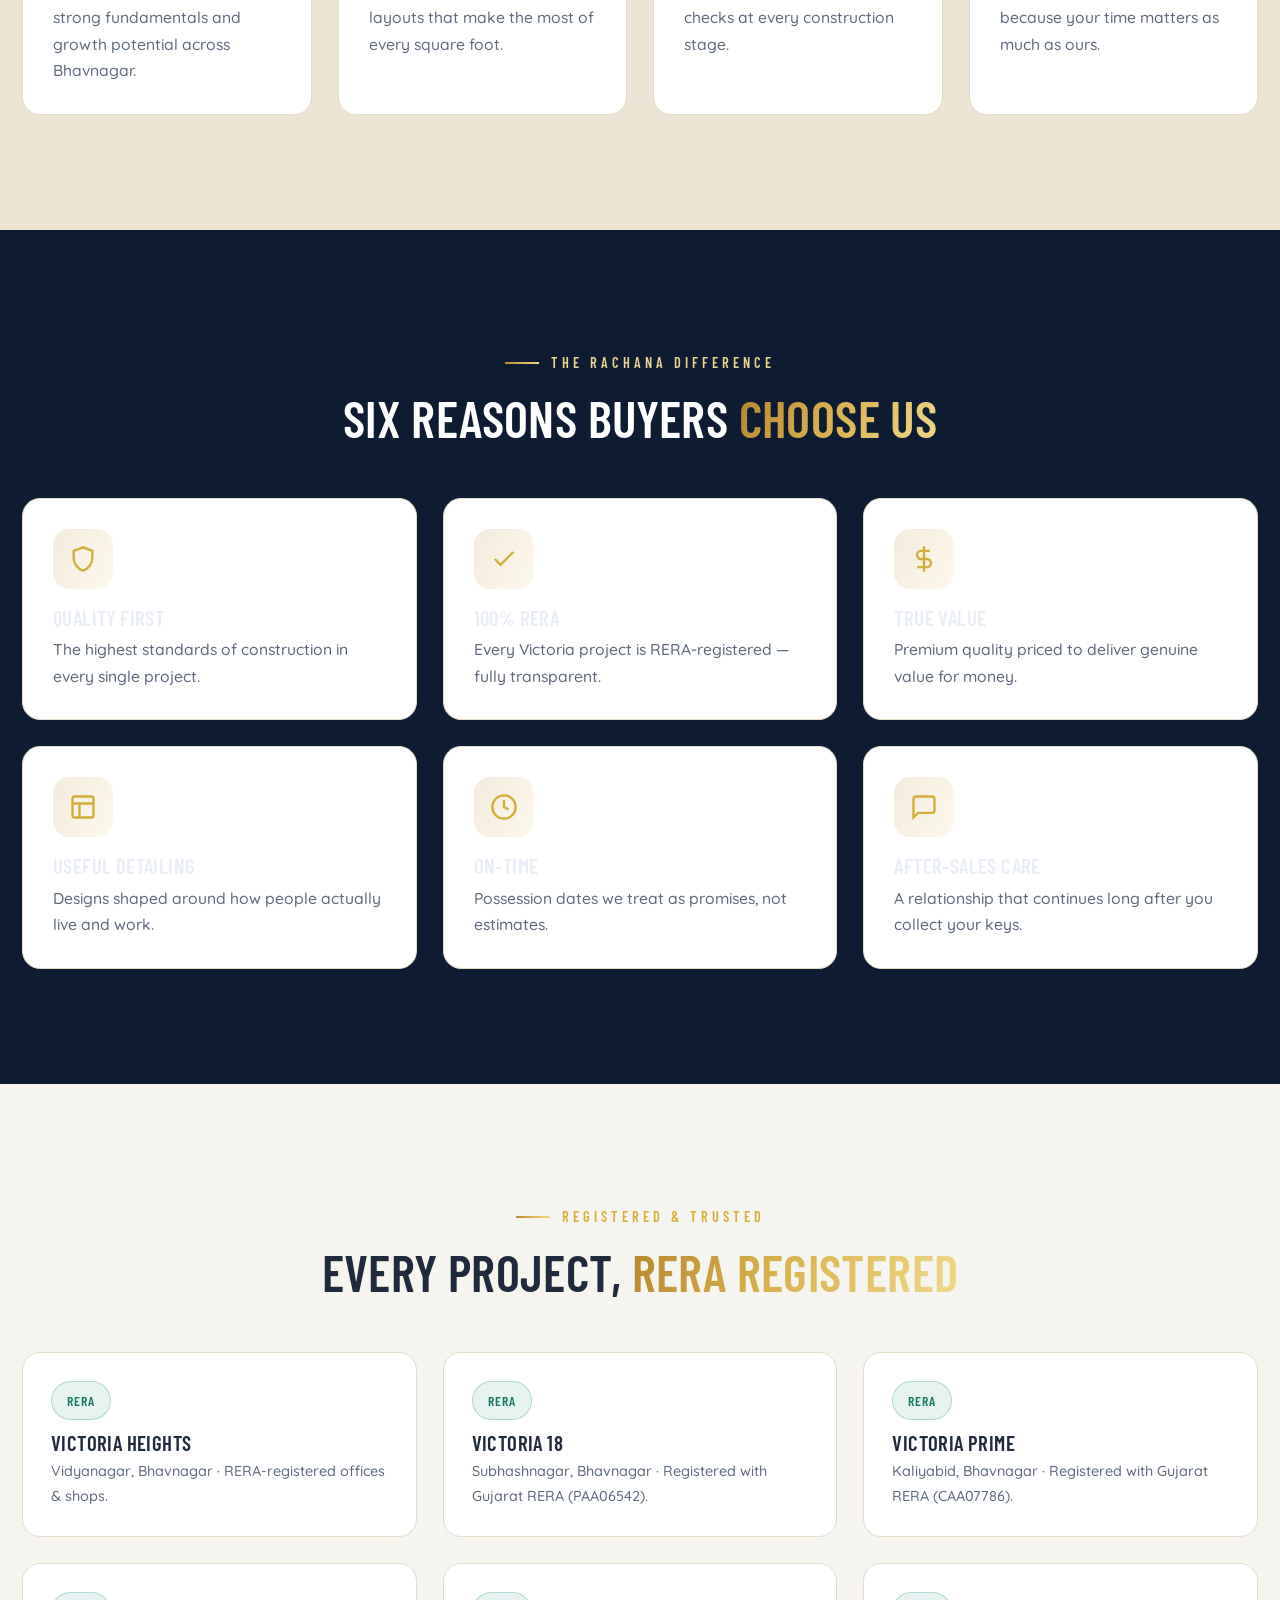
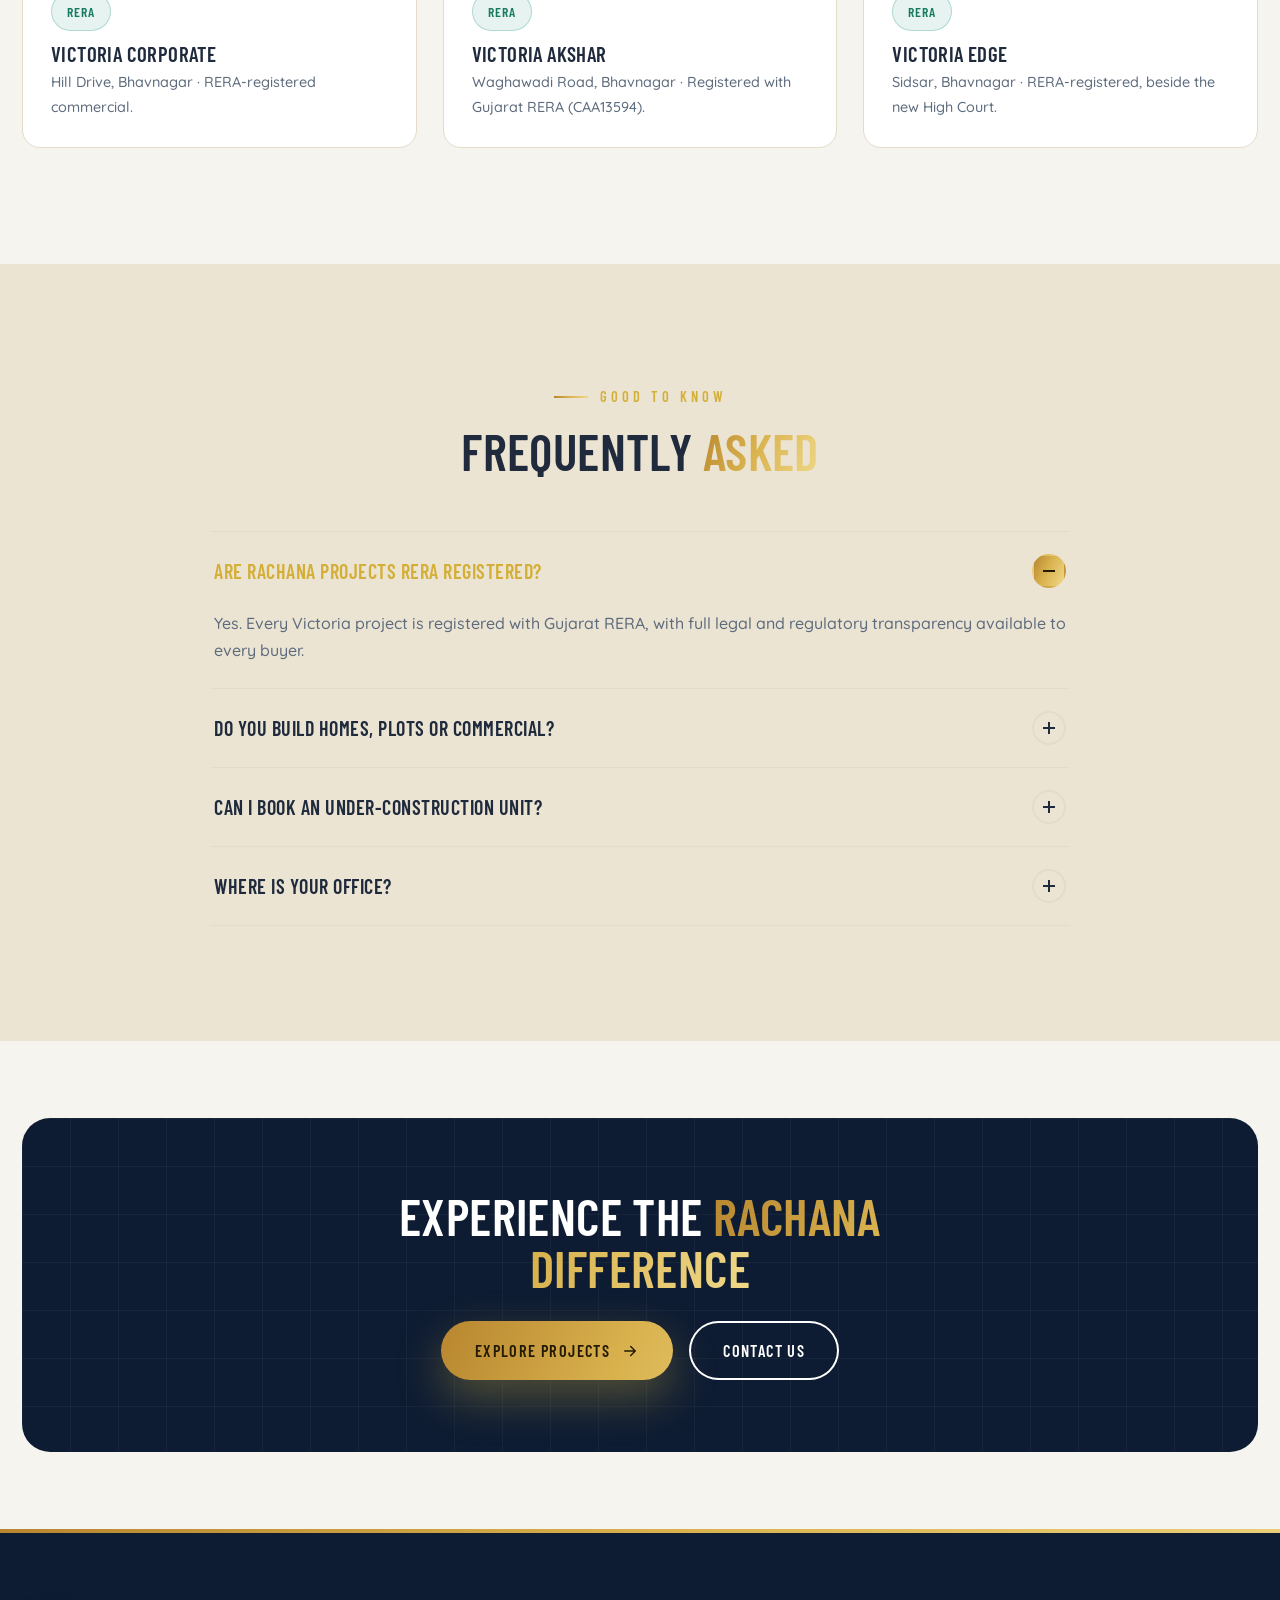
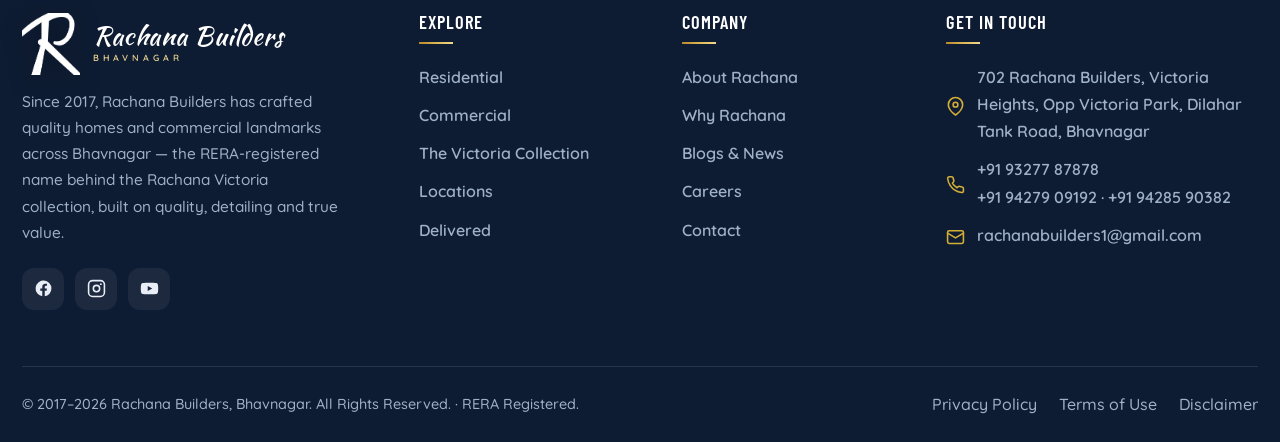
<file: why-rachana.html>
<!DOCTYPE html>
<html lang="en">
<head>
  <meta charset="UTF-8" />
  <meta name="viewport" content="width=device-width, initial-scale=1.0" />
  <meta name="description" content="Why choose Rachana Builders — our quality philosophy, build process, RERA registrations and the reasons Bhavnagar families and businesses trust us." />
  <title>Why Rachana · Quality, Process & RERA Trust — Rachana Builders</title>
  <link rel="preconnect" href="https://fonts.googleapis.com" />
  <link rel="preconnect" href="https://fonts.gstatic.com" crossorigin />
  <link href="https://fonts.googleapis.com/css2?family=Barlow+Condensed:wght@400;500;600;700&family=Quicksand:wght@400;500;600;700&family=Playfair+Display:wght@700;800;900&family=Kaushan+Script&display=swap" rel="stylesheet" />
  <link rel="stylesheet" href="assets/css/main.css?v=r33" />
  <link rel="icon" href="data:image/svg+xml,<svg xmlns='http://www.w3.org/2000/svg' viewBox='0 0 64 64'><rect width='64' height='64' rx='14' fill='%230e1c33'/><text x='32' y='46' font-family='Arial' font-size='40' font-weight='bold' fill='%23d4af37' text-anchor='middle'>R</text></svg>" />
</head>
<body data-page="why-rachana">
  <header id="site-header"></header>

  <section class="page-hero scanlines">
    <div class="hero-bg"><div class="grid-lines"></div></div>
    <div class="container page-hero-inner">
      <nav class="breadcrumb reveal"><a href="index.html">Home</a> / <a href="corporate.html">About</a> / <span>Why Rachana</span></nav>
      <h1 class="reveal" data-delay="1">Why <span class="glitch auto" data-text="Rachana">Rachana</span>?</h1>
      <p class="lead reveal" data-delay="2" style="max-width:640px;color:var(--text-onDark-soft)">Because a home is the biggest decision most families ever make — and we've built our name on getting the quality, the detail and the value right.</p>
    </div>
  </section>

  <!-- PHILOSOPHY -->
  <section class="section">
    <div class="container split">
      <div class="reveal r-left">
        <div class="media-panel"><div class="art art-4" data-art="blueprint" data-seed="300" style="position:absolute;inset:0"></div>
          <div style="position:absolute;left:22px;bottom:22px;color:#fff;z-index:3"><span class="chip">Quality &amp; Detail</span></div>
        </div>
      </div>
      <div class="reveal r-right">
        <span class="eyebrow">Our Philosophy</span>
        <h2 class="mt-s">We build each home and office as if it were <span class="text-grad">our own</span></h2>
        <p class="lead mt-s">That single belief governs every decision — from the land we choose to the last coat of paint. Honest materials, thoughtful detailing, and value that lasts well beyond handover.</p>
        <div class="pill-list mt-m">
          <span class="pill">Highest-quality construction</span><span class="pill">Useful detailing</span><span class="pill">Value for money</span><span class="pill">RERA registered</span>
        </div>
      </div>
    </div>
  </section>

  <!-- PROCESS -->
  <section class="section paper2">
    <div class="container">
      <div class="section-head center reveal"><span class="eyebrow center">How We Build</span><h2>A process built on <span class="text-grad">precision</span></h2></div>
      <div class="grid g-4">
        <div class="feature reveal" data-delay="1"><span class="idx">01</span><div class="ic c-gold"><svg viewBox="0 0 24 24" fill="none" stroke="currentColor" stroke-width="2"><circle cx="11" cy="11" r="7"/><path d="m21 21-4.3-4.3"/></svg></div><h4>Site &amp; Vision</h4><p>We select locations with strong fundamentals and growth potential across Bhavnagar.</p></div>
        <div class="feature reveal" data-delay="2"><span class="idx">02</span><div class="ic c-blue"><svg viewBox="0 0 24 24" fill="none" stroke="currentColor" stroke-width="2"><path d="M2 3h20v14H2zM8 21h8M12 17v4"/></svg></div><h4>Design &amp; Plan</h4><p>Functional, well-detailed layouts that make the most of every square foot.</p></div>
        <div class="feature reveal" data-delay="3"><span class="idx">03</span><div class="ic c-teal"><svg viewBox="0 0 24 24" fill="none" stroke="currentColor" stroke-width="2"><path d="M2 20h20M5 20V9l4-3 4 3M13 20V12l4-3 4 3v8"/></svg></div><h4>Quality Build</h4><p>Trusted materials and rigorous checks at every construction stage.</p></div>
        <div class="feature reveal" data-delay="4"><span class="idx">04</span><div class="ic c-gold"><svg viewBox="0 0 24 24" fill="none" stroke="currentColor" stroke-width="2"><path d="M21 10c0 7-9 13-9 13s-9-6-9-13a9 9 0 0 1 18 0z"/><circle cx="12" cy="10" r="3"/></svg></div><h4>On-Time Handover</h4><p>Punctual possession — because your time matters as much as ours.</p></div>
      </div>
    </div>
  </section>

  <!-- WHY US -->
  <section class="section dark scanlines">
    <div class="container" style="position:relative;z-index:2">
      <div class="section-head center reveal"><span class="eyebrow center on-dark">The Rachana Difference</span><h2>Six reasons buyers <span class="text-grad">choose us</span></h2></div>
      <div class="grid g-3">
        <div class="feature reveal" data-delay="1"><div class="ic c-gold"><svg viewBox="0 0 24 24" fill="none" stroke="currentColor" stroke-width="2"><path d="M12 2 4 5v6c0 5 3.4 9.4 8 11 4.6-1.6 8-6 8-11V5z"/></svg></div><h4>Quality First</h4><p>The highest standards of construction in every single project.</p></div>
        <div class="feature reveal" data-delay="2"><div class="ic c-teal"><svg viewBox="0 0 24 24" fill="none" stroke="currentColor" stroke-width="2"><path d="M20 6 9 17l-5-5"/></svg></div><h4>100% RERA</h4><p>Every Victoria project is RERA-registered — fully transparent.</p></div>
        <div class="feature reveal" data-delay="3"><div class="ic c-blue"><svg viewBox="0 0 24 24" fill="none" stroke="currentColor" stroke-width="2"><path d="M12 1v22M17 5H9.5a3.5 3.5 0 0 0 0 7h5a3.5 3.5 0 0 1 0 7H6"/></svg></div><h4>True Value</h4><p>Premium quality priced to deliver genuine value for money.</p></div>
        <div class="feature reveal" data-delay="1"><div class="ic c-gold"><svg viewBox="0 0 24 24" fill="none" stroke="currentColor" stroke-width="2"><path d="M3 9h18M9 21V9"/><rect x="3" y="3" width="18" height="18" rx="2"/></svg></div><h4>Useful Detailing</h4><p>Designs shaped around how people actually live and work.</p></div>
        <div class="feature reveal" data-delay="2"><div class="ic c-teal"><svg viewBox="0 0 24 24" fill="none" stroke="currentColor" stroke-width="2"><circle cx="12" cy="12" r="10"/><path d="M12 6v6l4 2"/></svg></div><h4>On-Time</h4><p>Possession dates we treat as promises, not estimates.</p></div>
        <div class="feature reveal" data-delay="3"><div class="ic c-blue"><svg viewBox="0 0 24 24" fill="none" stroke="currentColor" stroke-width="2"><path d="M21 15a2 2 0 0 1-2 2H7l-4 4V5a2 2 0 0 1 2-2h14a2 2 0 0 1 2 2z"/></svg></div><h4>After-Sales Care</h4><p>A relationship that continues long after you collect your keys.</p></div>
      </div>
    </div>
  </section>

  <!-- RERA / TRUST -->
  <section class="section" id="awards">
    <div class="container">
      <div class="section-head center reveal"><span class="eyebrow center">Registered &amp; Trusted</span><h2>Every project, <span class="text-grad">RERA registered</span></h2></div>
      <div class="grid g-3">
        <div class="card reveal" data-delay="1" style="padding:28px"><div class="chip teal">RERA</div><h4 style="margin:12px 0 6px">Victoria Heights</h4><p class="muted" style="font-size:.9rem">Vidyanagar, Bhavnagar · RERA-registered offices &amp; shops.</p></div>
        <div class="card reveal" data-delay="2" style="padding:28px"><div class="chip teal">RERA</div><h4 style="margin:12px 0 6px">Victoria 18</h4><p class="muted" style="font-size:.9rem">Subhashnagar, Bhavnagar · Registered with Gujarat RERA (PAA06542).</p></div>
        <div class="card reveal" data-delay="3" style="padding:28px"><div class="chip teal">RERA</div><h4 style="margin:12px 0 6px">Victoria Prime</h4><p class="muted" style="font-size:.9rem">Kaliyabid, Bhavnagar · Registered with Gujarat RERA (CAA07786).</p></div>
        <div class="card reveal" data-delay="1" style="padding:28px"><div class="chip teal">RERA</div><h4 style="margin:12px 0 6px">Victoria Corporate</h4><p class="muted" style="font-size:.9rem">Hill Drive, Bhavnagar · RERA-registered commercial.</p></div>
        <div class="card reveal" data-delay="2" style="padding:28px"><div class="chip teal">RERA</div><h4 style="margin:12px 0 6px">Victoria Akshar</h4><p class="muted" style="font-size:.9rem">Waghawadi Road, Bhavnagar · Registered with Gujarat RERA (CAA13594).</p></div>
        <div class="card reveal" data-delay="3" style="padding:28px"><div class="chip teal">RERA</div><h4 style="margin:12px 0 6px">Victoria Edge</h4><p class="muted" style="font-size:.9rem">Sidsar, Bhavnagar · RERA-registered, beside the new High Court.</p></div>
      </div>
    </div>
  </section>

  <!-- FAQ -->
  <section class="section paper2">
    <div class="container" style="max-width:860px">
      <div class="section-head center reveal"><span class="eyebrow center">Good To Know</span><h2>Frequently <span class="text-grad">asked</span></h2></div>
      <div class="accordion reveal">
        <div class="acc-item open"><button class="acc-head">Are Rachana projects RERA registered?<span class="pm"></span></button><div class="acc-body"><p>Yes. Every Victoria project is registered with Gujarat RERA, with full legal and regulatory transparency available to every buyer.</p></div></div>
        <div class="acc-item"><button class="acc-head">Do you build homes, plots or commercial?<span class="pm"></span></button><div class="acc-body"><p>All three. The Victoria collection includes 2 &amp; 3 BHK apartments, gated residential plots, and commercial offices, showrooms and shops across Bhavnagar.</p></div></div>
        <div class="acc-item"><button class="acc-head">Can I book an under-construction unit?<span class="pm"></span></button><div class="acc-body"><p>Yes — booking early gives you the best pricing and widest choice. Our newest upcoming project, Victoria 11, is open for early bookings.</p></div></div>
        <div class="acc-item"><button class="acc-head">Where is your office?<span class="pm"></span></button><div class="acc-body"><p>702 Rachana Builders, Victoria Heights, Opp Victoria Park, Dilahar Tank Road, Bhavnagar. Walk in or book a site visit and we'll arrange a guided tour.</p></div></div>
      </div>
    </div>
  </section>

  <section class="section tight">
    <div class="container">
      <div class="cta-band reveal" style="text-align:center">
        <div class="grid-lines"></div>
        <h2 style="max-width:680px;margin-inline:auto">Experience the <span class="text-grad">Rachana difference</span></h2>
        <div class="hero-cta" style="justify-content:center;margin-top:26px">
          <a class="btn btn-gold" href="projects.html">Explore Projects <svg viewBox="0 0 24 24" fill="none" stroke="currentColor" stroke-width="2" stroke-linecap="round" stroke-linejoin="round"><path d="M5 12h14M13 6l6 6-6 6"/></svg></a>
          <a class="btn btn-ghost" href="contact.html" style="color:#fff">Contact Us</a>
        </div>
      </div>
    </div>
  </section>

  <footer id="site-footer"></footer>
  <script src="assets/js/components.js?v=r33"></script>
  <script src="assets/js/art.js?v=r33"></script>
  <script src="assets/js/main.js?v=r33"></script>
</body>
</html>
</file>
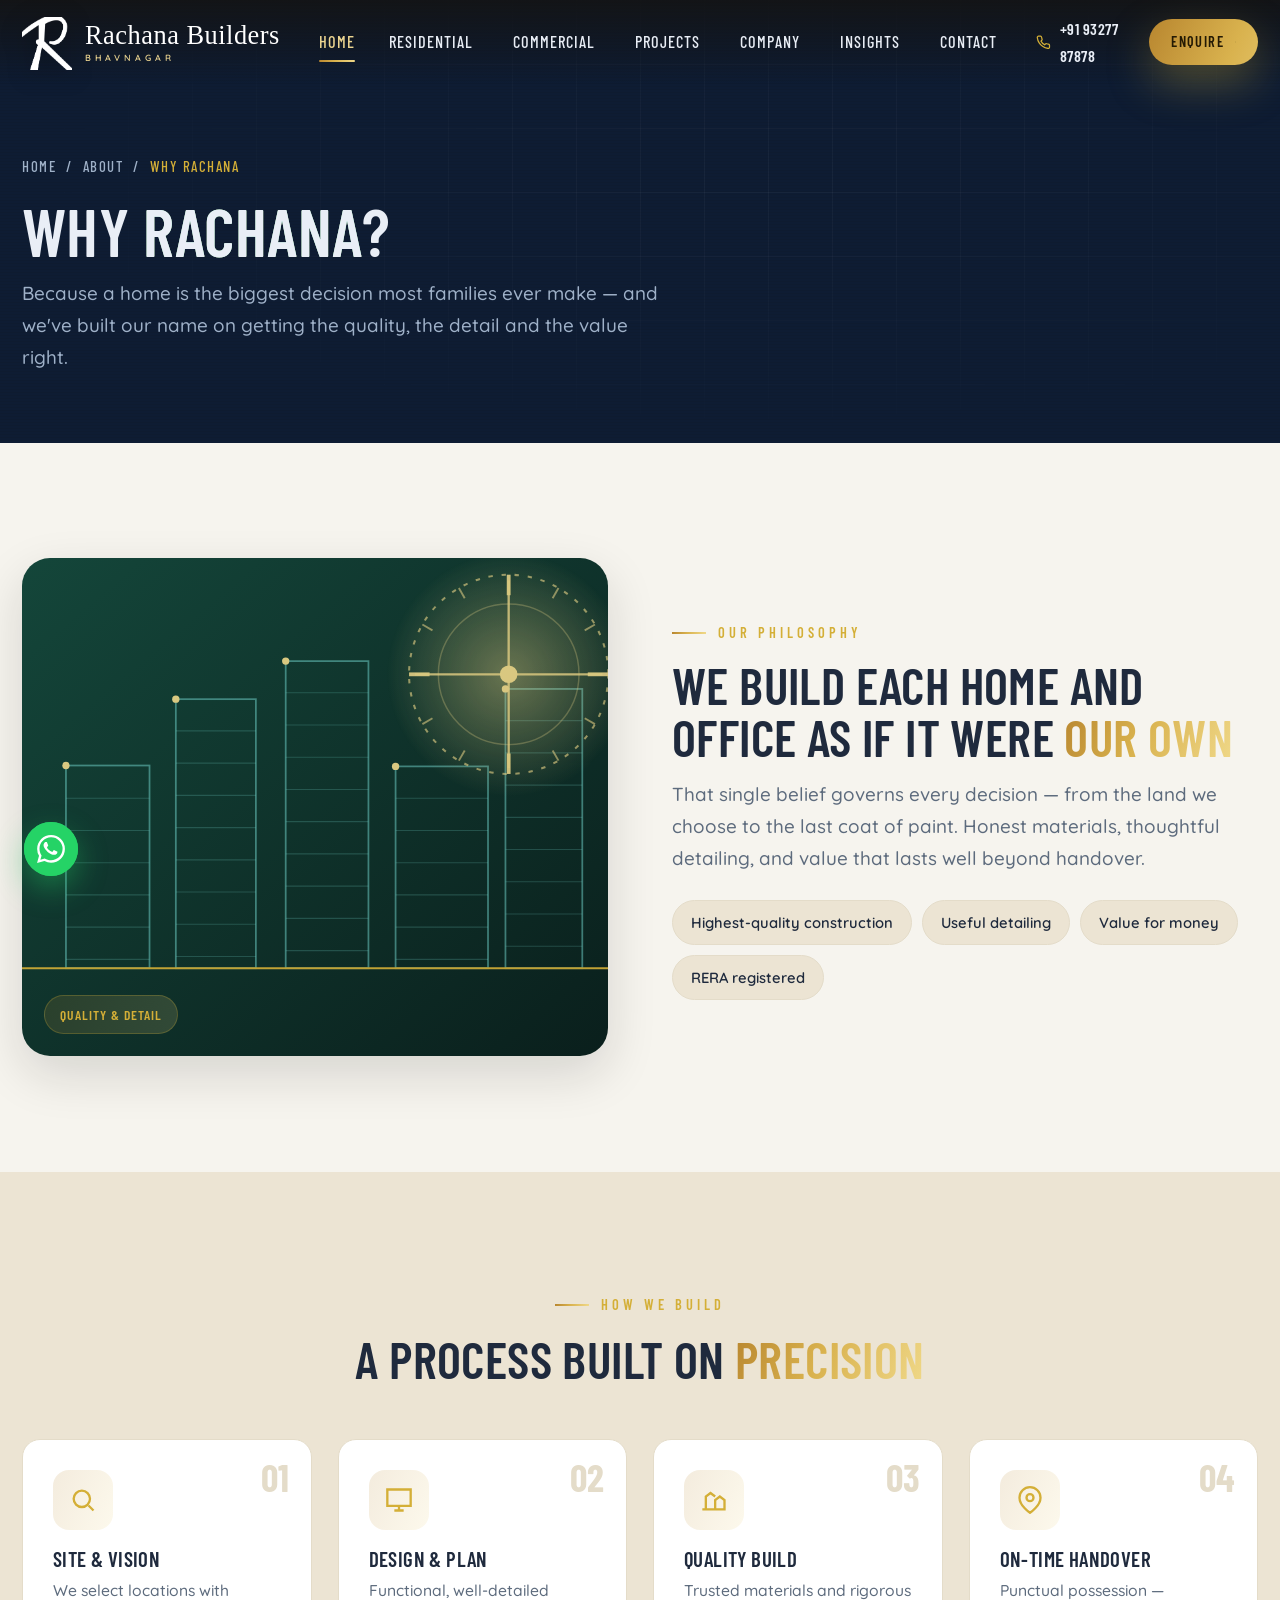
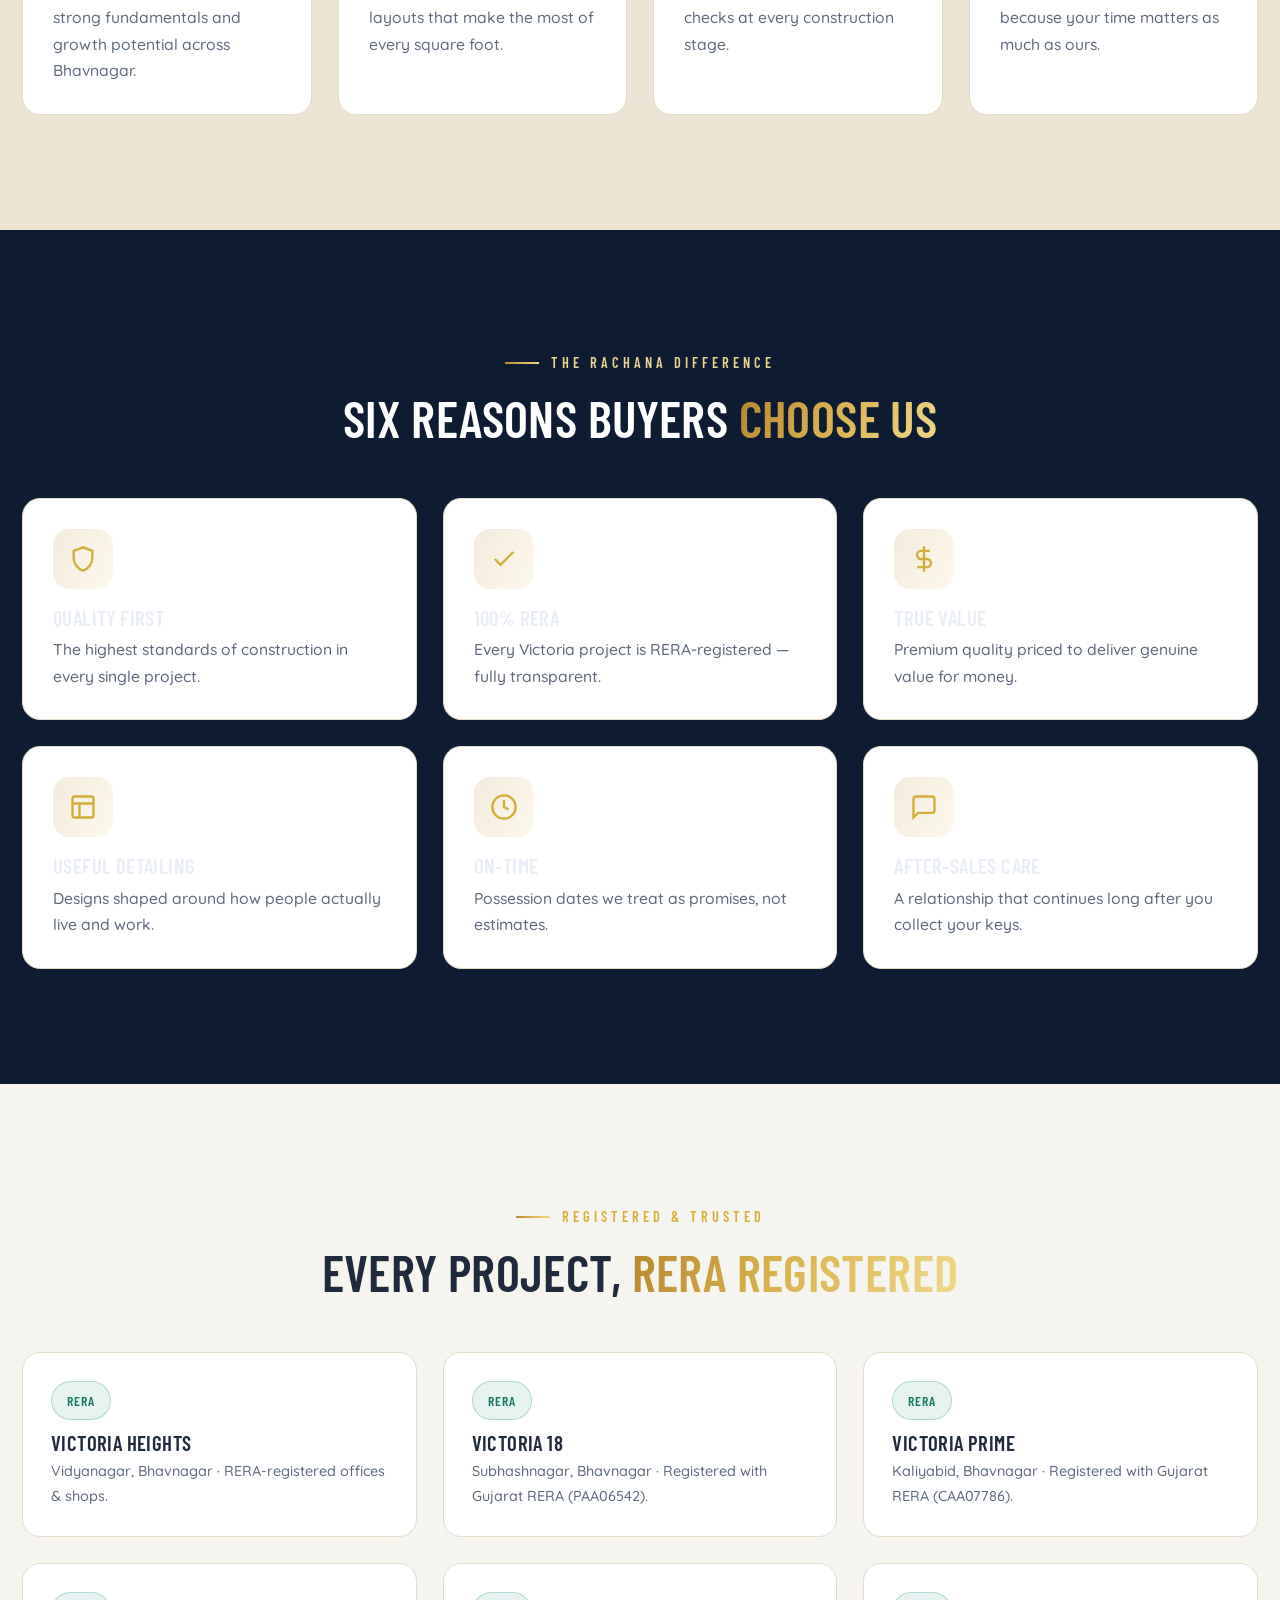
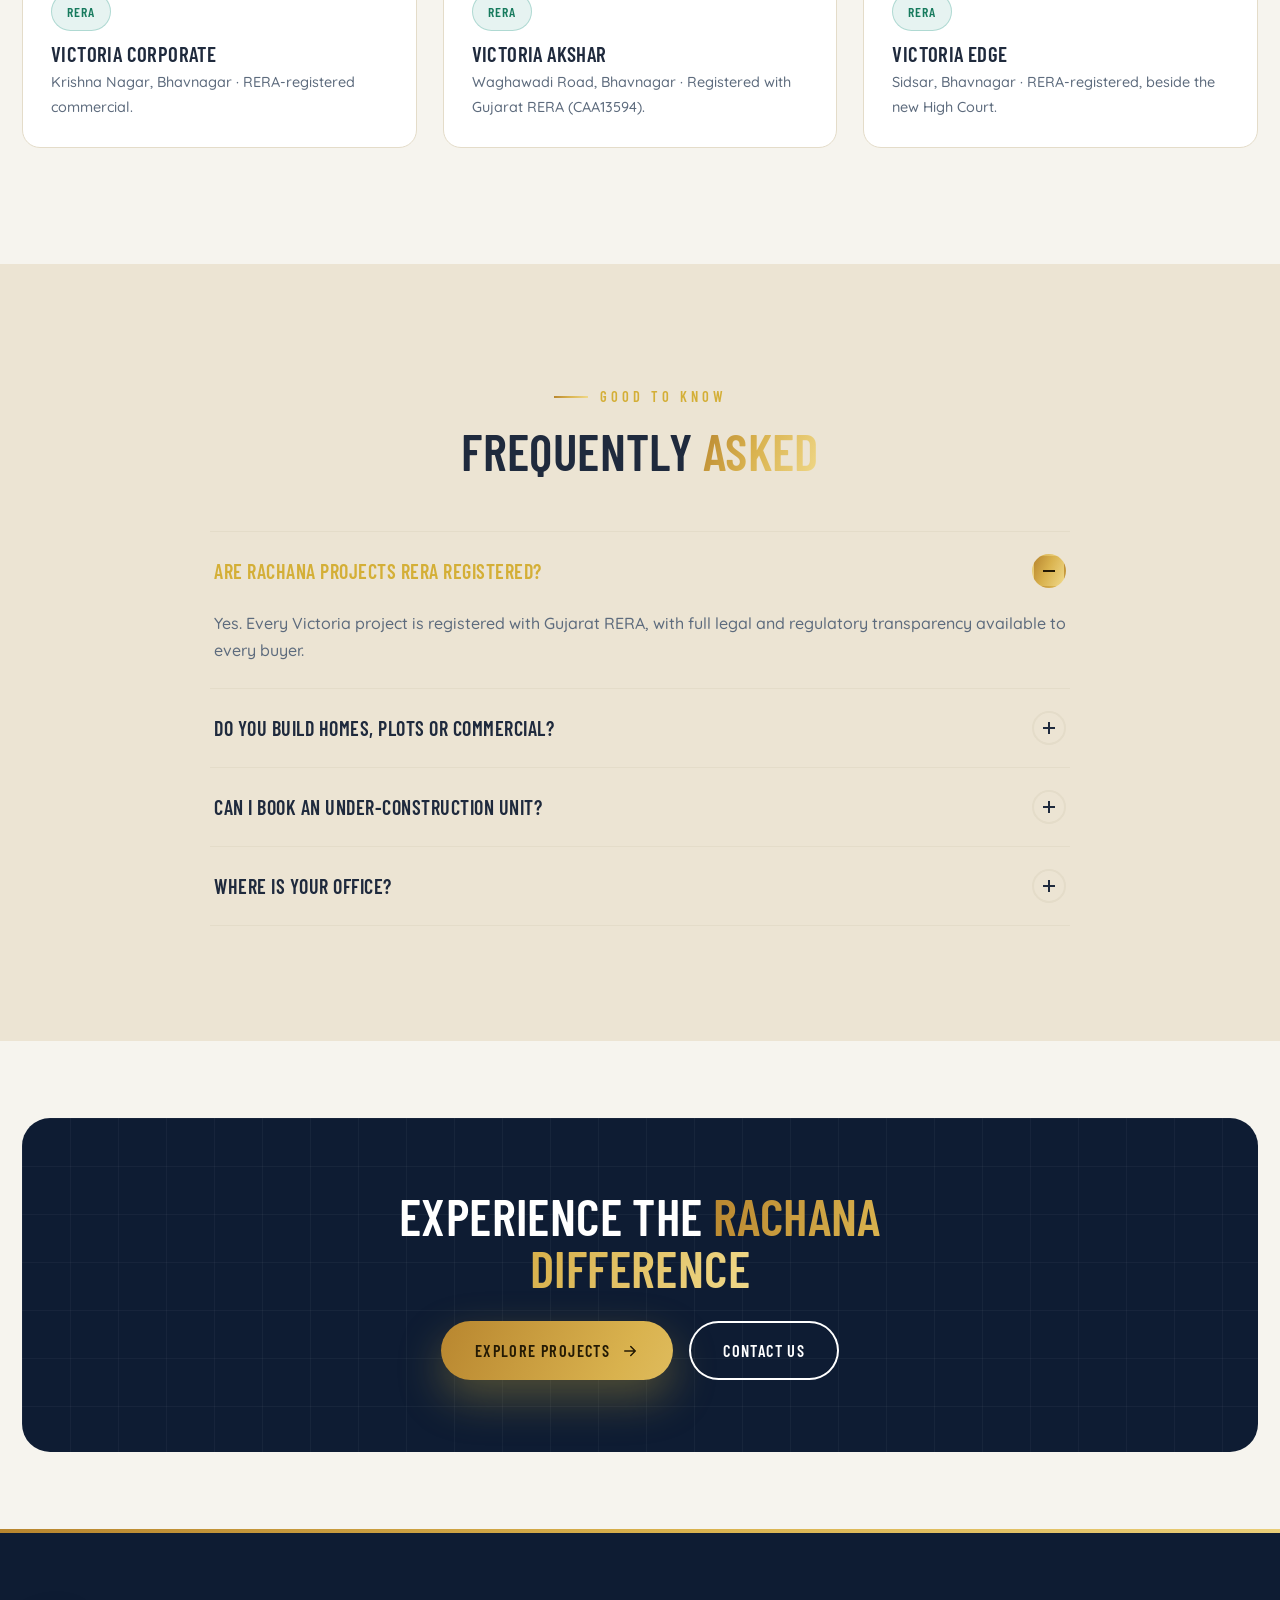
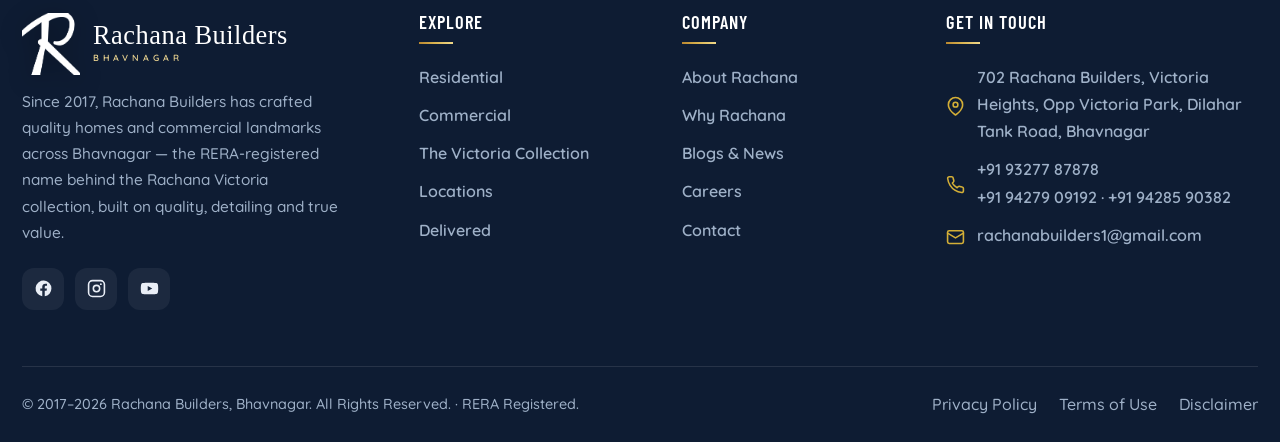
<file: why-sangini.html>
<!DOCTYPE html>
<html lang="en">
<head>
  <meta charset="UTF-8" />
  <meta name="viewport" content="width=device-width, initial-scale=1.0" />
  <meta name="description" content="Why choose Rachana Builders — our quality philosophy, build process, RERA registrations and the reasons Bhavnagar families and businesses trust us." />
  <title>Why Rachana · Quality, Process & RERA Trust — Rachana Builders</title>
  <link rel="preconnect" href="https://fonts.googleapis.com" />
  <link rel="preconnect" href="https://fonts.gstatic.com" crossorigin />
  <link href="https://fonts.googleapis.com/css2?family=Barlow+Condensed:wght@400;500;600;700&family=Quicksand:wght@400;500;600;700&family=Playfair+Display:wght@700;800;900&display=swap" rel="stylesheet" />
  <link rel="stylesheet" href="assets/css/main.css?v=r12" />
  <link rel="icon" href="data:image/svg+xml,<svg xmlns='http://www.w3.org/2000/svg' viewBox='0 0 64 64'><rect width='64' height='64' rx='14' fill='%230e1c33'/><text x='32' y='46' font-family='Arial' font-size='40' font-weight='bold' fill='%23d4af37' text-anchor='middle'>R</text></svg>" />
</head>
<body data-page="why-sangini">
  <header id="site-header"></header>

  <section class="page-hero scanlines">
    <div class="hero-bg"><div class="mesh"></div><div class="grid-lines"></div></div>
    <div class="container page-hero-inner">
      <nav class="breadcrumb reveal"><a href="index.html">Home</a> / <a href="corporate.html">About</a> / <span>Why Rachana</span></nav>
      <h1 class="reveal" data-delay="1">Why <span class="glitch auto" data-text="Rachana">Rachana</span>?</h1>
      <p class="lead reveal" data-delay="2" style="max-width:640px;color:var(--text-onDark-soft)">Because a home is the biggest decision most families ever make — and we've built our name on getting the quality, the detail and the value right.</p>
    </div>
  </section>

  <!-- PHILOSOPHY -->
  <section class="section">
    <div class="container split">
      <div class="reveal r-left">
        <div class="media-panel"><div class="art art-4" data-art="blueprint" data-seed="300" style="position:absolute;inset:0"></div>
          <div style="position:absolute;left:22px;bottom:22px;color:#fff;z-index:3"><span class="chip">Quality &amp; Detail</span></div>
        </div>
      </div>
      <div class="reveal r-right">
        <span class="eyebrow">Our Philosophy</span>
        <h2 class="mt-s">We build each home and office as if it were <span class="text-grad">our own</span></h2>
        <p class="lead mt-s">That single belief governs every decision — from the land we choose to the last coat of paint. Honest materials, thoughtful detailing, and value that lasts well beyond handover.</p>
        <div class="pill-list mt-m">
          <span class="pill">Highest-quality construction</span><span class="pill">Useful detailing</span><span class="pill">Value for money</span><span class="pill">RERA registered</span>
        </div>
      </div>
    </div>
  </section>

  <!-- PROCESS -->
  <section class="section paper2">
    <div class="container">
      <div class="section-head center reveal"><span class="eyebrow center">How We Build</span><h2>A process built on <span class="text-grad">precision</span></h2></div>
      <div class="grid g-4">
        <div class="feature reveal" data-delay="1"><span class="idx">01</span><div class="ic c-gold"><svg viewBox="0 0 24 24" fill="none" stroke="currentColor" stroke-width="2"><circle cx="11" cy="11" r="7"/><path d="m21 21-4.3-4.3"/></svg></div><h4>Site &amp; Vision</h4><p>We select locations with strong fundamentals and growth potential across Bhavnagar.</p></div>
        <div class="feature reveal" data-delay="2"><span class="idx">02</span><div class="ic c-blue"><svg viewBox="0 0 24 24" fill="none" stroke="currentColor" stroke-width="2"><path d="M2 3h20v14H2zM8 21h8M12 17v4"/></svg></div><h4>Design &amp; Plan</h4><p>Functional, well-detailed layouts that make the most of every square foot.</p></div>
        <div class="feature reveal" data-delay="3"><span class="idx">03</span><div class="ic c-teal"><svg viewBox="0 0 24 24" fill="none" stroke="currentColor" stroke-width="2"><path d="M2 20h20M5 20V9l4-3 4 3M13 20V12l4-3 4 3v8"/></svg></div><h4>Quality Build</h4><p>Trusted materials and rigorous checks at every construction stage.</p></div>
        <div class="feature reveal" data-delay="4"><span class="idx">04</span><div class="ic c-gold"><svg viewBox="0 0 24 24" fill="none" stroke="currentColor" stroke-width="2"><path d="M21 10c0 7-9 13-9 13s-9-6-9-13a9 9 0 0 1 18 0z"/><circle cx="12" cy="10" r="3"/></svg></div><h4>On-Time Handover</h4><p>Punctual possession — because your time matters as much as ours.</p></div>
      </div>
    </div>
  </section>

  <!-- WHY US -->
  <section class="section dark scanlines">
    <div class="hero-bg" style="opacity:.45"><div class="mesh"></div></div>
    <div class="container" style="position:relative;z-index:2">
      <div class="section-head center reveal"><span class="eyebrow center on-dark">The Rachana Difference</span><h2>Six reasons buyers <span class="text-grad">choose us</span></h2></div>
      <div class="grid g-3">
        <div class="feature reveal" data-delay="1"><div class="ic c-gold"><svg viewBox="0 0 24 24" fill="none" stroke="currentColor" stroke-width="2"><path d="M12 2 4 5v6c0 5 3.4 9.4 8 11 4.6-1.6 8-6 8-11V5z"/></svg></div><h4>Quality First</h4><p>The highest standards of construction in every single project.</p></div>
        <div class="feature reveal" data-delay="2"><div class="ic c-teal"><svg viewBox="0 0 24 24" fill="none" stroke="currentColor" stroke-width="2"><path d="M20 6 9 17l-5-5"/></svg></div><h4>100% RERA</h4><p>Every Victoria project is RERA-registered — fully transparent.</p></div>
        <div class="feature reveal" data-delay="3"><div class="ic c-blue"><svg viewBox="0 0 24 24" fill="none" stroke="currentColor" stroke-width="2"><path d="M12 1v22M17 5H9.5a3.5 3.5 0 0 0 0 7h5a3.5 3.5 0 0 1 0 7H6"/></svg></div><h4>True Value</h4><p>Premium quality priced to deliver genuine value for money.</p></div>
        <div class="feature reveal" data-delay="1"><div class="ic c-gold"><svg viewBox="0 0 24 24" fill="none" stroke="currentColor" stroke-width="2"><path d="M3 9h18M9 21V9"/><rect x="3" y="3" width="18" height="18" rx="2"/></svg></div><h4>Useful Detailing</h4><p>Designs shaped around how people actually live and work.</p></div>
        <div class="feature reveal" data-delay="2"><div class="ic c-teal"><svg viewBox="0 0 24 24" fill="none" stroke="currentColor" stroke-width="2"><circle cx="12" cy="12" r="10"/><path d="M12 6v6l4 2"/></svg></div><h4>On-Time</h4><p>Possession dates we treat as promises, not estimates.</p></div>
        <div class="feature reveal" data-delay="3"><div class="ic c-blue"><svg viewBox="0 0 24 24" fill="none" stroke="currentColor" stroke-width="2"><path d="M21 15a2 2 0 0 1-2 2H7l-4 4V5a2 2 0 0 1 2-2h14a2 2 0 0 1 2 2z"/></svg></div><h4>After-Sales Care</h4><p>A relationship that continues long after you collect your keys.</p></div>
      </div>
    </div>
  </section>

  <!-- RERA / TRUST -->
  <section class="section" id="awards">
    <div class="container">
      <div class="section-head center reveal"><span class="eyebrow center">Registered &amp; Trusted</span><h2>Every project, <span class="text-grad">RERA registered</span></h2></div>
      <div class="grid g-3">
        <div class="card reveal" data-delay="1" style="padding:28px"><div class="chip teal">RERA</div><h4 style="margin:12px 0 6px">Victoria Heights</h4><p class="muted" style="font-size:.9rem">Vidyanagar, Bhavnagar · RERA-registered offices &amp; shops.</p></div>
        <div class="card reveal" data-delay="2" style="padding:28px"><div class="chip teal">RERA</div><h4 style="margin:12px 0 6px">Victoria 18</h4><p class="muted" style="font-size:.9rem">Subhashnagar, Bhavnagar · Registered with Gujarat RERA (PAA06542).</p></div>
        <div class="card reveal" data-delay="3" style="padding:28px"><div class="chip teal">RERA</div><h4 style="margin:12px 0 6px">Victoria Prime</h4><p class="muted" style="font-size:.9rem">Kaliyabid, Bhavnagar · Registered with Gujarat RERA (CAA07786).</p></div>
        <div class="card reveal" data-delay="1" style="padding:28px"><div class="chip teal">RERA</div><h4 style="margin:12px 0 6px">Victoria Corporate</h4><p class="muted" style="font-size:.9rem">Krishna Nagar, Bhavnagar · RERA-registered commercial.</p></div>
        <div class="card reveal" data-delay="2" style="padding:28px"><div class="chip teal">RERA</div><h4 style="margin:12px 0 6px">Victoria Akshar</h4><p class="muted" style="font-size:.9rem">Waghawadi Road, Bhavnagar · Registered with Gujarat RERA (CAA13594).</p></div>
        <div class="card reveal" data-delay="3" style="padding:28px"><div class="chip teal">RERA</div><h4 style="margin:12px 0 6px">Victoria Edge</h4><p class="muted" style="font-size:.9rem">Sidsar, Bhavnagar · RERA-registered, beside the new High Court.</p></div>
      </div>
    </div>
  </section>

  <!-- FAQ -->
  <section class="section paper2">
    <div class="container" style="max-width:860px">
      <div class="section-head center reveal"><span class="eyebrow center">Good To Know</span><h2>Frequently <span class="text-grad">asked</span></h2></div>
      <div class="accordion reveal">
        <div class="acc-item open"><button class="acc-head">Are Rachana projects RERA registered?<span class="pm"></span></button><div class="acc-body"><p>Yes. Every Victoria project is registered with Gujarat RERA, with full legal and regulatory transparency available to every buyer.</p></div></div>
        <div class="acc-item"><button class="acc-head">Do you build homes, plots or commercial?<span class="pm"></span></button><div class="acc-body"><p>All three. The Victoria collection includes 2 &amp; 3 BHK apartments, gated residential plots, and commercial offices, showrooms and shops across Bhavnagar.</p></div></div>
        <div class="acc-item"><button class="acc-head">Can I book an under-construction unit?<span class="pm"></span></button><div class="acc-body"><p>Yes — booking early gives you the best pricing and widest choice. Victoria Edge is open for early bookings ahead of its 2027 possession.</p></div></div>
        <div class="acc-item"><button class="acc-head">Where is your office?<span class="pm"></span></button><div class="acc-body"><p>Shop No. 319, 3rd Floor, Eva Surbhi Complex, Waghawadi Road, Bhavnagar. Walk in or book a site visit and we'll arrange a guided tour.</p></div></div>
      </div>
    </div>
  </section>

  <section class="section tight">
    <div class="container">
      <div class="cta-band reveal" style="text-align:center">
        <div class="mesh"></div><div class="grid-lines"></div>
        <h2 style="max-width:680px;margin-inline:auto">Experience the <span class="text-grad">Rachana difference</span></h2>
        <div class="hero-cta" style="justify-content:center;margin-top:26px">
          <a class="btn btn-gold" href="projects.html">Explore Projects <svg viewBox="0 0 24 24" fill="none" stroke="currentColor" stroke-width="2" stroke-linecap="round" stroke-linejoin="round"><path d="M5 12h14M13 6l6 6-6 6"/></svg></a>
          <a class="btn btn-ghost" href="contact.html" style="color:#fff">Contact Us</a>
        </div>
      </div>
    </div>
  </section>

  <footer id="site-footer"></footer>
  <script src="assets/js/components.js?v=r12"></script>
  <script src="assets/js/art.js?v=r12"></script>
  <script src="assets/js/main.js?v=r12"></script>
</body>
</html>
</file>
<file: assets/css/main.css>
/* =====================================================================
   RACHANA BUILDERS — Bhavnagar · Design System
   "Crafting Quality, Building Trust" · Est. 2017
   Royal "Victoria" identity: deep navy + antique gold, regal accents.
   Fonts: Barlow Condensed (display) + Quicksand (body).
   ===================================================================== */

/* ------------------------------------------------------------------ */
/* 1. DESIGN TOKENS                                                    */
/* ------------------------------------------------------------------ */
:root {
  /* Antique royal golds (primary accent) */
  --gold:        #d4af37;
  --gold-light:  #ecd591;
  --gold-soft:   #c9a24a;
  --orange:      #b8862f;   /* deep gold — gradient start */
  --yellow:      #f0d98a;   /* light gold — gradient end */
  --amber:       #d9b24e;

  /* Regal burgundy ("Victoria" wine) — accent */
  --red:         #8c2f4a;
  --red-dark:    #6a2138;
  --red-light:   #b15470;

  /* Wider secondary accents (category coding & variety) */
  --teal:        #167a5d;
  --teal-light:  #2bb089;
  --blue:        #2f5fa6;   /* royal blue */
  --blue-light:  #5f8fce;
  --plum:        #6d2f6b;
  --green:       #1f8f5f;
  --clay:        #b06a39;

  /* Glitch / accent (cyan reads beautifully on navy) */
  --mint:        #7fe8e0;
  --salmon:      #e0a36a;

  /* Inks (deep royal navy) & papers (ivory) */
  --ink:         #0e1c33;
  --ink-2:       #13243f;
  --ink-3:       #1c3357;
  --ink-4:       #284571;
  --paper:       #f6f4ee;
  --paper-2:     #ece4d3;
  --white:       #ffffff;

  /* Text */
  --text:        #1f2a3d;
  --text-soft:   #5d6b7d;
  --text-onDark: #e9eef6;
  --text-onDark-soft: #9fb1c8;

  /* Lines */
  --line:        #e4dcc9;
  --line-dark:   rgba(255,255,255,.10);

  /* Signature gold gradient (metallic) */
  --grad: linear-gradient(115deg, #b8862f 0%, #d9b24e 45%, #f0d98a 100%);
  --grad-soft: linear-gradient(115deg, rgba(184,134,47,.16), rgba(240,217,138,.16));
  --grad-dark: linear-gradient(160deg, #13243f 0%, #1c3357 60%, #0e1c33 100%);
  /* duo + secondary gradients */
  --grad-duo:  linear-gradient(115deg, #2f5fa6 0%, #7a6db0 50%, #d9b24e 100%);
  --grad-red:  linear-gradient(115deg, #8c2f4a, #b15470);
  --grad-teal: linear-gradient(115deg, #14684f, #2bb089);
  --grad-blue: linear-gradient(115deg, #244e8a, #5f8fce);
  --grad-plum: linear-gradient(115deg, #5e2450, #b14a8f);

  /* Typography */
  --font-display: "Barlow Condensed", "Arial Narrow", sans-serif;
  --font-body:    "Quicksand", system-ui, -apple-system, sans-serif;

  /* Shape & depth */
  --radius:    18px;
  --radius-sm: 12px;
  --radius-lg: 28px;
  --shadow-sm: 0 6px 20px rgba(20,19,18,.08);
  --shadow:    0 18px 50px rgba(20,19,18,.14);
  --shadow-gold: 0 18px 44px rgba(212,175,55,.34);

  /* Motion — tuned for "smooth" */
  --ease:      cubic-bezier(.22,.61,.36,1);
  --ease-out:  cubic-bezier(.16,1,.3,1);
  --t-fast: .25s var(--ease);
  --t:      .45s var(--ease);
  --t-slow: .8s  var(--ease-out);

  --container: 1240px;
  --nav-h: 84px;
}

/* ------------------------------------------------------------------ */
/* 2. RESET & BASE                                                     */
/* ------------------------------------------------------------------ */
*,*::before,*::after { box-sizing: border-box; }
* { margin: 0; padding: 0; }

html {
  scroll-behavior: smooth;
  scroll-padding-top: calc(var(--nav-h) + 20px);
  -webkit-text-size-adjust: 100%;
}
body {
  font-family: var(--font-body);
  font-weight: 500;
  color: var(--text);
  background: var(--paper);
  line-height: 1.7;
  overflow-x: hidden;
  -webkit-font-smoothing: antialiased;
  text-rendering: optimizeLegibility;
}
img, svg, video { display: block; max-width: 100%; }
a { color: inherit; text-decoration: none; }
button, input, textarea, select { font: inherit; color: inherit; }
ul { list-style: none; }

::selection { background: var(--gold); color: #2a2926; }

/* Custom scrollbar */
::-webkit-scrollbar { width: 11px; }
::-webkit-scrollbar-track { background: var(--ink); }
::-webkit-scrollbar-thumb { background: linear-gradient(var(--gold), var(--amber)); border-radius: 20px; border: 2px solid var(--ink); }

/* ------------------------------------------------------------------ */
/* 3. TYPOGRAPHY                                                       */
/* ------------------------------------------------------------------ */
h1,h2,h3,h4,h5 {
  font-family: var(--font-display);
  font-weight: 600;
  line-height: 1.02;
  letter-spacing: .4px;
  text-transform: uppercase;
}
.display { font-size: clamp(2.8rem, 7vw, 6rem); font-weight: 700; line-height: .96; }
h1 { font-size: clamp(2.4rem, 5.2vw, 4.4rem); }
h2 { font-size: clamp(2rem, 4vw, 3.3rem); }
h3 { font-size: clamp(1.4rem, 2.4vw, 2rem); }
h4 { font-size: 1.3rem; }

.eyebrow {
  font-family: var(--font-display);
  text-transform: uppercase;
  letter-spacing: 4px;
  font-weight: 600;
  font-size: .9rem;
  color: var(--gold);
  display: inline-flex;
  align-items: center;
  gap: 12px;
}
.eyebrow::before {
  content: ""; width: 34px; height: 2px; background: var(--grad);
}
.eyebrow.center { justify-content: center; }
.eyebrow.on-dark { color: var(--gold-light); }

.lead { font-size: 1.18rem; color: var(--text-soft); font-weight: 500; }
.text-grad {
  background: var(--grad);
  -webkit-background-clip: text; background-clip: text;
  -webkit-text-fill-color: transparent; color: transparent;
}
.muted { color: var(--text-soft); }
.on-dark .muted, .muted.on-dark { color: var(--text-onDark-soft); }

/* ------------------------------------------------------------------ */
/* 4. LAYOUT UTILITIES                                                 */
/* ------------------------------------------------------------------ */
.container { width: min(100% - 44px, var(--container)); margin-inline: auto; }
.container-wide { width: min(100% - 44px, 1440px); margin-inline: auto; }
.section { padding: clamp(64px, 9vw, 130px) 0; position: relative; }
.section.tight { padding: clamp(48px,6vw,80px) 0; }
.section.dark { background: var(--ink); color: var(--text-onDark); }
.section.dark h1,.section.dark h2,.section.dark h3 { color: var(--white); }
.section.ink2 { background: var(--ink-2); color: var(--text-onDark); }
.section.paper2 { background: var(--paper-2); }

.section-head { max-width: 720px; margin-bottom: 54px; }
.section-head.center { margin-inline: auto; text-align: center; }
.section-head h2 { margin: 16px 0 14px; }

.grid { display: grid; gap: 26px; }
.g-2 { grid-template-columns: repeat(2,1fr); }
.g-3 { grid-template-columns: repeat(3,1fr); }
.g-4 { grid-template-columns: repeat(4,1fr); }
.split { display: grid; grid-template-columns: 1fr 1fr; gap: clamp(34px,5vw,72px); align-items: center; }

.center { text-align: center; }
.mt-s{margin-top:14px} .mt-m{margin-top:26px} .mt-l{margin-top:44px}

/* ------------------------------------------------------------------ */
/* 5. BUTTONS                                                          */
/* ------------------------------------------------------------------ */
.btn {
  --pad: 16px 34px;
  position: relative;
  display: inline-flex; align-items: center; gap: 11px;
  padding: var(--pad);
  font-family: var(--font-display);
  font-weight: 600; font-size: 1.02rem; letter-spacing: 1.4px;
  text-transform: uppercase;
  border: none; border-radius: 60px;
  cursor: pointer; overflow: hidden;
  transition: transform var(--t), box-shadow var(--t), color var(--t);
  isolation: isolate;
}
.btn svg { width: 18px; height: 18px; transition: transform var(--t); }
.btn:hover svg { transform: translateX(5px); }

.btn-gold { background: var(--grad); color: #241a04; box-shadow: var(--shadow-gold); background-size: 180% 100%; }
.btn-gold:hover { transform: translateY(-3px); background-position: 100% 0; }

.btn-dark { background: var(--ink); color: var(--white); }
.btn-dark:hover { transform: translateY(-3px); box-shadow: var(--shadow); }

.btn-ghost { background: transparent; color: inherit; box-shadow: inset 0 0 0 2px currentColor; }
.btn-ghost:hover { background: var(--ink); color: var(--white); box-shadow: inset 0 0 0 2px var(--ink); transform: translateY(-3px); }
.on-dark .btn-ghost:hover { background: var(--gold); color: #241a04; box-shadow: inset 0 0 0 2px var(--gold); }

.btn-sm { padding: 11px 22px; font-size: .9rem; }

/* link with animated underline */
.link-arrow { display: inline-flex; align-items: center; gap: 8px; font-family: var(--font-display); font-weight: 600; letter-spacing: 1px; text-transform: uppercase; color: var(--gold); }
.link-arrow span { background: linear-gradient(var(--gold),var(--gold)) 0 100%/0 2px no-repeat; transition: background-size var(--t); padding-bottom: 2px; }
.link-arrow:hover span { background-size: 100% 2px; }
.link-arrow:hover svg { transform: translateX(5px); }
.link-arrow svg { width: 16px; transition: transform var(--t); }

/* ------------------------------------------------------------------ */
/* 6. SCROLL PROGRESS + PRELOADER                                      */
/* ------------------------------------------------------------------ */
.scroll-progress { position: fixed; top: 0; left: 0; height: 3px; width: 0; background: var(--grad); z-index: 2000; transition: width .1s linear; }

.preloader {
  position: fixed; inset: 0; z-index: 3000;
  background: var(--ink);
  display: grid; place-items: center;
  transition: opacity .6s ease, visibility .6s ease;
}
.preloader.done { opacity: 0; visibility: hidden; }
.preloader .pl-mark {
  font-family: "Kaushan Script", "Brush Script MT", cursive; font-weight: 400;
  font-size: clamp(2.2rem,6.4vw,3.8rem); letter-spacing: .5px;
  color: var(--white); text-transform: none;
}
.preloader .pl-bar { width: 200px; height: 3px; background: var(--line-dark); margin: 22px auto 0; border-radius: 3px; overflow: hidden; }
.preloader .pl-bar i { display: block; height: 100%; width: 0; background: var(--grad); animation: plload 1.5s var(--ease-out) forwards; }
@keyframes plload { to { width: 100%; } }

/* ------------------------------------------------------------------ */
/* 7. HEADER / NAV                                                     */
/* ------------------------------------------------------------------ */
.site-header {
  position: fixed; inset: 0 0 auto 0; z-index: 1000;
  height: var(--nav-h);
  display: flex; align-items: center;
  background: linear-gradient(180deg, rgba(20,19,18,.85), rgba(20,19,18,0));
  transition: background var(--t), box-shadow var(--t);
}
.site-header.scrolled {
  background: rgba(15,14,13,.97);
  box-shadow: 0 10px 30px rgba(0,0,0,.32);
  border-bottom: 1px solid var(--line-dark);
}
.nav-inner { width: min(100% - 44px, 1440px); margin-inline: auto; display: flex; align-items: center; justify-content: space-between; gap: 24px; }

.brand { display: flex; align-items: center; gap: 13px; color: var(--white); }
.brand-logo { height: 50px; width: auto; display: block; transition: height var(--t); }
.site-header.scrolled .brand-logo { height: 40px; }
.site-footer .brand-logo { height: 54px; }
.brand-mark { width: 50px; height: 50px; flex: none; display: grid; place-items: center; transition: transform var(--t); }
.brand-mark svg { width: 100%; height: 100%; }
.brand-mark .brand-logo-img { height: 100%; width: auto; object-fit: contain; display: block; filter: drop-shadow(0 4px 12px rgba(0,0,0,.35)); }
.brand:hover .brand-mark { transform: scale(1.06); }
.site-footer .brand-mark { width: 58px; height: 58px; }
.brand-name { font-family: "Kaushan Script", "Brush Script MT", cursive; font-weight: 400; font-size: 1.65rem; letter-spacing: .5px; line-height: 1.05; text-transform: none; white-space: nowrap; }
.brand-name small { display: block; font-family: var(--font-body); font-weight: 600; font-size: .56rem; letter-spacing: 4px; text-transform: uppercase; color: var(--gold-light); margin-top: 3px; }

.nav-menu { display: flex; align-items: center; gap: 4px; }
.nav-menu > li { position: relative; }
.nav-menu > li > a {
  display: flex; align-items: center; gap: 6px;
  padding: 12px 15px; color: var(--text-onDark);
  font-family: var(--font-display); font-weight: 500; font-size: 1.02rem;
  letter-spacing: 1px; text-transform: uppercase;
  border-radius: 10px; transition: color var(--t), background var(--t);
}
.nav-menu > li > a:hover { color: var(--white); }
.nav-menu > li > a .caret { width: 9px; opacity: .6; transition: transform var(--t); }
.nav-menu > li:hover > a .caret { transform: rotate(180deg); }
.nav-menu > li.active > a { color: var(--gold-light); }
.nav-menu > li.active > a::after { content:""; position:absolute; left:15px; right:15px; bottom:6px; height:2px; background: var(--grad); border-radius:2px; }

/* dropdown */
.dropdown {
  position: absolute; top: calc(100% + 12px); left: 0;
  min-width: 230px; background: rgba(20,19,18,.99);
  border: 1px solid var(--line-dark); border-radius: 14px;
  padding: 10px; box-shadow: 0 24px 50px rgba(0,0,0,.45);
  opacity: 0; visibility: hidden; transform: translateY(10px);
  transition: opacity var(--t), transform var(--t), visibility var(--t);
}
.nav-menu > li:hover .dropdown { opacity: 1; visibility: visible; transform: translateY(0); }
.dropdown a { display: flex; align-items: center; gap: 10px; padding: 11px 14px; border-radius: 9px; color: var(--text-onDark-soft); font-weight: 600; font-size: .95rem; transition: background var(--t), color var(--t), padding var(--t); }
.dropdown a:hover { background: rgba(212,175,55,.12); color: var(--white); padding-left: 20px; }
.dropdown a i { width: 6px; height: 6px; border-radius: 50%; background: var(--gold); flex: none; }

.nav-cta { display: flex; align-items: center; gap: 14px; }
.nav-phone { color: var(--text-onDark); display: flex; align-items: center; gap: 9px; font-family: var(--font-display); font-weight: 600; letter-spacing: .5px; }
.nav-phone svg { width: 19px; color: var(--gold); }

/* burger */
.burger { display: none; width: 46px; height: 46px; border-radius: 11px; background: rgba(255,255,255,.08); border: 1px solid var(--line-dark); cursor: pointer; flex-direction: column; justify-content: center; align-items: center; gap: 5px; }
.burger span { width: 22px; height: 2px; background: var(--white); border-radius: 2px; transition: transform var(--t), opacity var(--t); }
.burger.open span:nth-child(1){ transform: translateY(7px) rotate(45deg); }
.burger.open span:nth-child(2){ opacity: 0; }
.burger.open span:nth-child(3){ transform: translateY(-7px) rotate(-45deg); }

/* mobile drawer */
.mobile-nav { position: fixed; inset: 0; z-index: 999; background: var(--ink); padding: calc(var(--nav-h) + 20px) 26px 40px; transform: translateX(100%); transition: transform .5s var(--ease-out); overflow-y: auto; }
.mobile-nav.open { transform: translateX(0); }
.mobile-nav > a, .mobile-nav .m-group > button { width: 100%; text-align: left; display: flex; align-items: center; justify-content: space-between; padding: 16px 6px; color: var(--text-onDark); font-family: var(--font-display); font-size: 1.4rem; letter-spacing: 1px; text-transform: uppercase; border-bottom: 1px solid var(--line-dark); background: none; border-top: none; border-left: none; border-right: none; cursor: pointer; }
.mobile-nav .m-sub { max-height: 0; overflow: hidden; transition: max-height var(--t); }
.mobile-nav .m-sub.open { max-height: 400px; }
.mobile-nav .m-sub a { display: block; padding: 11px 18px; color: var(--text-onDark-soft); font-weight: 600; }
.mobile-nav .m-group.open > button { color: var(--gold-light); }
.mobile-nav .caret { width: 18px; height: 18px; flex: none; opacity: .55; transition: transform var(--t); }
.mobile-nav .m-group.open > button .caret { transform: rotate(180deg); }

/* ------------------------------------------------------------------ */
/* 8. GLITCH TEXT EFFECT (signature)                                   */
/* ------------------------------------------------------------------ */
.glitch { position: relative; display: inline-block; color: inherit; }
.glitch::before, .glitch::after {
  content: attr(data-text);
  position: absolute; top: 0; left: 0; width: 100%;
  overflow: hidden; pointer-events: none;
  background: inherit;
}
.glitch::before { color: var(--mint); z-index: -1; }
.glitch::after  { color: var(--orange); z-index: -2; }
.glitch:hover::before, .glitch.glitching::before { animation: glitch-top .5s steps(2,end) 2; }
.glitch:hover::after,  .glitch.glitching::after  { animation: glitch-bot .5s steps(2,end) 2; }
@keyframes glitch-top {
  0%   { transform: translate(0,0); clip-path: inset(0 0 75% 0); }
  20%  { transform: translate(-4px,-2px); clip-path: inset(10% 0 60% 0); }
  40%  { transform: translate(4px,2px);  clip-path: inset(40% 0 30% 0); }
  60%  { transform: translate(-3px,1px); clip-path: inset(20% 0 55% 0); }
  80%  { transform: translate(3px,-1px); clip-path: inset(5% 0 80% 0); }
  100% { transform: translate(0,0); clip-path: inset(0 0 75% 0); }
}
@keyframes glitch-bot {
  0%   { transform: translate(0,0); clip-path: inset(75% 0 0 0); }
  20%  { transform: translate(4px,2px);  clip-path: inset(60% 0 10% 0); }
  40%  { transform: translate(-4px,-2px);clip-path: inset(30% 0 40% 0); }
  60%  { transform: translate(3px,-1px); clip-path: inset(55% 0 20% 0); }
  80%  { transform: translate(-3px,1px); clip-path: inset(80% 0 5% 0); }
  100% { transform: translate(0,0); clip-path: inset(75% 0 0 0); }
}
/* continuous subtle glitch for hero */
.glitch.live::before { animation: glitch-top 3.6s steps(2,end) infinite; animation-delay: 1.2s; }
.glitch.live::after  { animation: glitch-bot 3.6s steps(2,end) infinite; animation-delay: 1.2s; }

/* scanline + flicker on dark heroes */
.scanlines::after {
  content: ""; position: absolute; inset: 0; pointer-events: none; z-index: 3;
  background: repeating-linear-gradient(180deg, transparent 0 2px, rgba(0,0,0,.16) 2px 3px);
  mix-blend-mode: overlay; opacity: .35;
}

/* ------------------------------------------------------------------ */
/* 9. HERO                                                             */
/* ------------------------------------------------------------------ */
.hero { position: relative; min-height: 100vh; display: flex; align-items: center; color: var(--text-onDark); background: var(--ink); overflow: hidden; padding-top: var(--nav-h); }
.hero-bg { position: absolute; inset: 0; z-index: 0; }
.hero-slideshow { position: absolute; inset: -3%; z-index: 0; }
.hero-photo { position: absolute; inset: 0; width: 100%; height: 100%; object-fit: cover; opacity: 0; z-index: 0; filter: blur(2.5px) saturate(1.08) contrast(1.03); transform: scale(1); animation: heroSlide 35s infinite; }
.hero-photo:nth-child(1) { animation-delay: 0s; }
.hero-photo:nth-child(2) { animation-delay: 5s; }
.hero-photo:nth-child(3) { animation-delay: 10s; }
.hero-photo:nth-child(4) { animation-delay: 15s; }
.hero-photo:nth-child(5) { animation-delay: 20s; }
.hero-photo:nth-child(6) { animation-delay: 25s; }
.hero-photo:nth-child(7) { animation-delay: 30s; }
@keyframes heroSlide {
  0%   { opacity: 0;   transform: scale(1.02); }
  2%   { opacity: .62; }
  12.5%{ opacity: .62; transform: scale(1.09); }
  14.5%{ opacity: 0; }
  100% { opacity: 0; }
}
@media (prefers-reduced-motion: reduce) {
  .hero-photo { animation: none; opacity: 0; transform: none; }
  .hero-photo:first-child { opacity: .62; }
}
.media-slides { position: absolute; inset: -3%; z-index: 0; }
.media-slide { position: absolute; inset: 0; width: 100%; height: 100%; object-fit: cover; opacity: 0; filter: saturate(1.08) contrast(1.03); transform: scale(1); animation: mediaSlide 35s infinite; }
.media-slide:nth-child(1) { animation-delay: 0s; opacity: 1; }
.media-slide:nth-child(2) { animation-delay: 5s; }
.media-slide:nth-child(3) { animation-delay: 10s; }
.media-slide:nth-child(4) { animation-delay: 15s; }
.media-slide:nth-child(5) { animation-delay: 20s; }
.media-slide:nth-child(6) { animation-delay: 25s; }
.media-slide:nth-child(7) { animation-delay: 30s; }
.media-shade { position: absolute; inset: 0; z-index: 1; background: linear-gradient(0deg, rgba(14,28,51,.88) 0%, rgba(14,28,51,.25) 55%, transparent 100%); }
@keyframes mediaSlide {
  0%   { opacity: 0;   transform: scale(1.02); }
  2%   { opacity: 1; }
  12.5%{ opacity: 1;   transform: scale(1.09); }
  14.5%{ opacity: 0; }
  100% { opacity: 0; }
}
@media (prefers-reduced-motion: reduce) { .media-slide { animation: none; opacity: 0; transform: none; } .media-slide:first-child { opacity: 1; } }
.hero-tint { position: absolute; inset: 0; z-index: 1; background:
    linear-gradient(102deg, rgba(15,14,13,.95) 0%, rgba(15,14,13,.74) 46%, rgba(15,14,13,.34) 100%),
    linear-gradient(0deg, rgba(15,14,13,.92), transparent 55%); }
.page-hero .hero-photo { opacity: .42; }
.hero-bg .grid-lines { position: absolute; inset: 0; opacity: .5; z-index: 2;
  background-image: linear-gradient(var(--line-dark) 1px, transparent 1px), linear-gradient(90deg, var(--line-dark) 1px, transparent 1px);
  background-size: 64px 64px; mask-image: radial-gradient(70% 70% at 60% 40%, #000, transparent 90%); }
.hero-inner { position: relative; z-index: 4; width: min(100% - 44px, var(--container)); margin-inline: auto; padding: 60px 0; }
.hero .display { margin: 18px 0 22px; }
.hero p.lead { max-width: 560px; color: var(--text-onDark-soft); }
.hero-cta { display: flex; flex-wrap: wrap; gap: 16px; margin-top: 34px; }
.scroll-cue { position: absolute; bottom: 26px; left: 50%; transform: translateX(-50%); z-index: 4; color: var(--text-onDark-soft); display: flex; flex-direction: column; align-items: center; gap: 8px; font-family: var(--font-display); letter-spacing: 2px; font-size: .8rem; text-transform: uppercase; }
.scroll-cue .mouse { width: 24px; height: 38px; border: 2px solid currentColor; border-radius: 14px; position: relative; }
.scroll-cue .mouse::before { content: ""; position: absolute; top: 7px; left: 50%; transform: translateX(-50%); width: 4px; height: 8px; border-radius: 3px; background: var(--gold); animation: wheel 1.6s infinite; }
@keyframes wheel { to { transform: translate(-50%, 12px); opacity: 0; } }

/* page hero (interior pages) */
.page-hero { position: relative; padding: calc(var(--nav-h) + 70px) 0 70px; background: var(--ink); color: var(--text-onDark); overflow: hidden; }
.page-hero .hero-bg { opacity: .85; }
.page-hero-inner { position: relative; z-index: 4; }
.breadcrumb { display: flex; gap: 10px; align-items: center; color: var(--text-onDark-soft); font-family: var(--font-display); letter-spacing: 1.5px; text-transform: uppercase; font-size: .92rem; }
.breadcrumb a:hover { color: var(--gold-light); }
.breadcrumb span { color: var(--gold); }
.page-hero h1 { margin: 18px 0 12px; }

/* ------------------------------------------------------------------ */
/* 10. MARQUEE / TICKER                                                */
/* ------------------------------------------------------------------ */
.marquee { background: var(--grad); color: #241a04; padding: 16px 0; overflow: hidden; white-space: nowrap; position: relative; }
.marquee-track { display: inline-flex; gap: 40px; animation: marquee 26s linear infinite; }
.marquee:hover .marquee-track { animation-play-state: paused; }
.marquee span { font-family: var(--font-display); font-weight: 600; font-size: 1.25rem; letter-spacing: 2px; text-transform: uppercase; display: inline-flex; align-items: center; gap: 40px; }
.marquee span::after { content: "✦"; }
@keyframes marquee { to { transform: translateX(-50%); } }

/* ------------------------------------------------------------------ */
/* 11. STATS / COUNTERS                                                */
/* ------------------------------------------------------------------ */
.stat-row { display: grid; grid-template-columns: repeat(5,1fr); gap: 20px; }
.stat { position: relative; }
.stat .num { font-family: var(--font-display); font-weight: 700; font-size: clamp(2.4rem,4.5vw,3.6rem); line-height: 1; }
.stat .num .text-grad,.stat .num.text-grad { display: inline-block; }
.stat .lbl { margin-top: 8px; font-weight: 600; font-size: .95rem; color: var(--text-soft); letter-spacing: .3px; }
.on-dark .stat .lbl, .stat.on-dark .lbl { color: var(--text-onDark-soft); }
.stat-row.bordered .stat { padding-left: 22px; border-left: 2px solid var(--line); }
.on-dark .stat-row.bordered .stat { border-color: var(--line-dark); }

/* ------------------------------------------------------------------ */
/* 12. SEPARATOR                                                       */
/* ------------------------------------------------------------------ */
.sep { display: flex; align-items: center; gap: 14px; }
.sep::before, .sep::after { content: ""; height: 2px; background: var(--line); flex: 1; }
.sep i { color: var(--gold); }

/* ------------------------------------------------------------------ */
/* 13. CARDS                                                           */
/* ------------------------------------------------------------------ */
.card { background: var(--white); border-radius: var(--radius); border: 1px solid var(--line); overflow: hidden; transition: transform var(--t), box-shadow var(--t), border-color var(--t); }
.card:hover { transform: translateY(-8px); box-shadow: var(--shadow); border-color: transparent; }
.on-dark .card { background: var(--ink-2); border-color: var(--line-dark); }

/* project card */
.project-card { position: relative; background: var(--white); border-radius: var(--radius); overflow: hidden; border: 1px solid var(--line); transition: transform var(--t), box-shadow var(--t); }
.project-card:hover { transform: translateY(-8px); box-shadow: var(--shadow); }
.pc-visual { position: relative; aspect-ratio: 4/3.1; overflow: hidden; }
.pc-visual .art { position: absolute; inset: 0; transition: transform var(--t-slow); }
.project-card:hover .pc-visual .art { transform: scale(1.07); }
/* real photography */
.pc-visual .pc-img { position: absolute; inset: 0; width: 100%; height: 100%; object-fit: cover; transition: transform var(--t-slow), filter var(--t); background: var(--ink-3); }
.project-card:hover .pc-visual .pc-img { transform: scale(1.07); }
.pc-visual::after { content: ""; position: absolute; inset: 0; background: linear-gradient(180deg, rgba(20,19,18,.05) 0%, rgba(20,19,18,.12) 55%, rgba(20,19,18,.72) 100%); z-index: 1; }
.pc-tags, .pc-glitch-label { z-index: 2; }
/* generic image-fill helpers */
.img-fill { position: absolute; inset: 0; width: 100%; height: 100%; object-fit: cover; }
.media-panel .img-fill { transition: transform var(--t-slow); }
.media-panel:hover .img-fill { transform: scale(1.05); }
.cat-tile img.cat-img { position: absolute; inset: 0; width: 100%; height: 100%; object-fit: cover; z-index: -2; transition: transform var(--t-slow); }
.cat-tile:hover img.cat-img { transform: scale(1.08); }
.pc-tags { position: absolute; top: 14px; left: 14px; right: 14px; display: flex; justify-content: space-between; z-index: 2; }
.tag { font-family: var(--font-display); font-weight: 600; font-size: .76rem; letter-spacing: 1.5px; text-transform: uppercase; padding: 6px 13px; border-radius: 30px; background: rgba(20,19,18,.82); color: var(--white); }
.tag.gold { background: var(--grad); color: #241a04; }
.tag.teal { background: var(--grad-teal); color: #fff; }
.tag.ready { background: #1f8f5f; }
.tag.uc { background: #c8741a; }

/* widened palette — icon tints & accents for category variety */
.ic.c-red  { background: linear-gradient(135deg, rgba(140,47,74,.18), rgba(177,84,112,.10)); color: var(--red); }
.ic.c-teal { background: linear-gradient(135deg, rgba(15,138,122,.16), rgba(43,192,168,.08)); color: var(--teal); }
.ic.c-blue { background: linear-gradient(135deg, rgba(43,92,138,.16), rgba(79,142,192,.08)); color: var(--blue); }
.ic.c-plum { background: linear-gradient(135deg, rgba(122,47,99,.16), rgba(177,74,143,.08)); color: var(--plum); }
.ic.c-clay { background: linear-gradient(135deg, rgba(194,104,58,.16), rgba(194,104,58,.06)); color: var(--clay); }
.ic.c-green{ background: linear-gradient(135deg, rgba(31,143,95,.16), rgba(31,143,95,.06)); color: var(--green); }
.chip.red  { background: rgba(140,47,74,.10); color: var(--red); border-color: rgba(140,47,74,.28); }
.chip.teal { background: rgba(15,138,122,.10); color: var(--teal); border-color: rgba(15,138,122,.25); }
.chip.blue { background: rgba(43,92,138,.10); color: var(--blue); border-color: rgba(43,92,138,.25); }
.text-red  { color: var(--red); }
.text-teal { color: var(--teal); }
.text-blue { color: var(--blue); }
.pc-glitch-label { position: absolute; bottom: 0; left: 0; right: 0; padding: 40px 18px 16px; background: linear-gradient(transparent, rgba(20,19,18,.88)); color: var(--white); z-index: 2; }
.pc-glitch-label h3 { color: var(--white); font-size: 1.5rem; }
.pc-glitch-label .loc { display: flex; align-items: center; gap: 7px; font-size: .85rem; color: var(--gold-light); font-weight: 600; margin-top: 4px; }
.pc-body { padding: 18px 20px 22px; }
.pc-specs { display: flex; flex-wrap: wrap; gap: 8px 16px; margin-bottom: 14px; }
.pc-specs li { display: flex; align-items: center; gap: 7px; font-weight: 600; font-size: .9rem; color: var(--text-soft); }
.pc-specs li svg { width: 16px; color: var(--gold); }
.pc-foot { display: flex; align-items: center; justify-content: space-between; padding-top: 14px; border-top: 1px solid var(--line); }
.price { font-family: var(--font-display); font-weight: 700; font-size: 1.4rem; color: var(--gold); }
.price small { font-size: .7rem; color: var(--text-soft); display: block; letter-spacing: 1px; font-weight: 600; }

/* CSS-generated architectural artwork (no external images needed) */
.art-tower { background:
    linear-gradient(160deg, #1c3357, #0b1729);
  position: relative; }
.art-tower::before { content: ""; position: absolute; inset: 0;
  background-image:
    linear-gradient(90deg, rgba(255,255,255,.05) 1px, transparent 1px),
    linear-gradient(rgba(255,255,255,.05) 1px, transparent 1px);
  background-size: 26px 26px; }
.art-tower::after { content:""; position:absolute; inset:0; background: radial-gradient(60% 50% at 70% 30%, rgba(212,175,55,.35), transparent 60%); }
.art-1 { background: linear-gradient(140deg,#284571,#0e1c33); }   /* royal blue */
.art-2 { background: linear-gradient(140deg,#13243f,#0b1729); }   /* deep navy */
.art-3 { background: linear-gradient(140deg,#1c3357,#3a2f14); }   /* navy → gold */
.art-4 { background: linear-gradient(140deg,#14463a,#0a1f1c); }   /* emerald-navy */
.art-5 { background: linear-gradient(140deg,#3a2f14,#1a1305); }   /* antique gold */
.art-6 { background: linear-gradient(140deg,#1c3357,#13243f); }   /* navy */
/* skyline silhouette overlay */
.art .sky { position: absolute; inset: 0; opacity: .9; }

/* category tile */
.cat-tile { position: relative; border-radius: var(--radius); overflow: hidden; min-height: 300px; display: flex; align-items: flex-end; padding: 26px; color: var(--white); cursor: pointer; isolation: isolate; }
.cat-tile .art { position: absolute; inset: 0; z-index: -2; transition: transform var(--t-slow); }
.cat-tile::after { content: ""; position: absolute; inset: 0; z-index: -1; background: linear-gradient(transparent 30%, rgba(20,19,18,.9)); }
.cat-tile:hover .art { transform: scale(1.08); }
.cat-tile h3 { color: var(--white); }
.cat-tile .ct-meta { display: flex; align-items: center; justify-content: space-between; width: 100%; }
.cat-tile .ct-count { font-family: var(--font-display); font-weight: 600; color: var(--gold-light); letter-spacing: 1px; }
.cat-tile .ct-arrow { width: 46px; height: 46px; border-radius: 50%; background: var(--grad); display: grid; place-items: center; color: #241a04; transition: transform var(--t); }
.cat-tile:hover .ct-arrow { transform: rotate(-45deg) scale(1.08); }

/* value / feature card */
.feature { padding: 30px; border-radius: var(--radius); background: var(--white); border: 1px solid var(--line); transition: transform var(--t), box-shadow var(--t), background var(--t); position: relative; overflow: hidden; }
.feature:hover { transform: translateY(-6px); box-shadow: var(--shadow); }
.feature .ic { width: 60px; height: 60px; border-radius: 16px; background: var(--grad-soft); display: grid; place-items: center; color: var(--gold); margin-bottom: 18px; transition: transform var(--t); }
.feature:hover .ic { transform: rotate(-8deg) scale(1.05); }
.feature .ic svg { width: 28px; }
.ic.ic-img { background: #fff; padding: 11px; box-shadow: var(--shadow-sm); }
.ic.ic-img img { width: 100%; height: 100%; object-fit: contain; }
.feature h4 { margin-bottom: 8px; }
.feature p { color: var(--text-soft); font-size: .98rem; }
.feature .idx { position: absolute; top: 18px; right: 22px; font-family: var(--font-display); font-weight: 700; font-size: 2.4rem; color: var(--line); line-height: 1; }
.on-dark .feature { background: var(--ink-2); border-color: var(--line-dark); }
.on-dark .feature p { color: var(--text-onDark-soft); }
.on-dark .feature .idx { color: rgba(255,255,255,.07); }

/* ------------------------------------------------------------------ */
/* 14. FILTERS / TABS                                                  */
/* ------------------------------------------------------------------ */
.filters { display: flex; flex-wrap: wrap; gap: 10px; margin-bottom: 40px; }
.filter-btn { padding: 11px 22px; border-radius: 40px; border: 1.5px solid var(--line); background: transparent; color: var(--text-soft); font-family: var(--font-display); font-weight: 600; letter-spacing: 1px; text-transform: uppercase; cursor: pointer; transition: all var(--t); }
.filter-btn:hover { border-color: var(--gold); color: var(--text); }
.filter-btn.active { background: var(--grad); border-color: transparent; color: #241a04; box-shadow: var(--shadow-gold); }
.on-dark .filter-btn { color: var(--text-onDark-soft); border-color: var(--line-dark); }
.on-dark .filter-btn:hover { color: var(--white); }
.filter-item { transition: opacity var(--t), transform var(--t); }
.filter-item.hide { display: none; }

/* ------------------------------------------------------------------ */
/* 15. TIMELINE                                                        */
/* ------------------------------------------------------------------ */
.timeline { position: relative; padding-left: 0; }
.timeline::before { content: ""; position: absolute; left: 20px; top: 6px; bottom: 6px; width: 2px; background: linear-gradient(var(--gold), transparent); }
.tl-item { position: relative; padding: 0 0 38px 60px; }
.tl-item::before { content: ""; position: absolute; left: 12px; top: 4px; width: 18px; height: 18px; border-radius: 50%; background: var(--ink); border: 3px solid var(--gold); box-shadow: 0 0 0 5px rgba(212,175,55,.14); }
.tl-item .yr { font-family: var(--font-display); font-weight: 700; font-size: 1.5rem; color: var(--gold); }
.tl-item h4 { margin: 4px 0 1px; }
.tl-item .tl-project { display: inline-block; font-family: var(--font-display); font-weight: 600; font-size: .92rem; letter-spacing: 1.5px; text-transform: uppercase; color: var(--gold); margin-bottom: 7px; }
.tl-item p { color: var(--text-soft); }
.on-dark .tl-item p { color: var(--text-onDark-soft); }
.on-dark .tl-item::before { background: var(--ink); }

/* ------------------------------------------------------------------ */
/* 16. TESTIMONIALS                                                    */
/* ------------------------------------------------------------------ */
.testi { padding: 32px; border-radius: var(--radius); background: var(--white); border: 1px solid var(--line); position: relative; transition: transform var(--t), box-shadow var(--t); }
.testi:hover { transform: translateY(-6px); box-shadow: var(--shadow); }
.testi .quote { font-size: 3.4rem; font-family: var(--font-display); color: var(--gold); line-height: .6; }
.testi p { margin: 10px 0 20px; color: var(--text); font-size: 1.02rem; }
.testi .who { display: flex; align-items: center; gap: 13px; }
.testi .av { width: 50px; height: 50px; border-radius: 50%; background: var(--grad); display: grid; place-items: center; font-family: var(--font-display); font-weight: 700; color: #241a04; font-size: 1.3rem; flex: none; }
.testi .who h5 { font-size: 1.05rem; }
.testi .who span { font-size: .85rem; color: var(--text-soft); font-weight: 600; }
.stars { color: var(--gold); letter-spacing: 2px; margin-bottom: 6px; }
.on-dark .testi { background: var(--ink-2); border-color: var(--line-dark); }
.on-dark .testi p { color: var(--text-onDark); }

/* ------------------------------------------------------------------ */
/* 17. ACCORDION                                                       */
/* ------------------------------------------------------------------ */
.accordion { border-top: 1px solid var(--line); }
.acc-item { border-bottom: 1px solid var(--line); }
.acc-head { width: 100%; text-align: left; background: none; border: none; cursor: pointer; padding: 22px 4px; display: flex; align-items: center; justify-content: space-between; gap: 20px; font-family: var(--font-display); font-weight: 600; font-size: 1.25rem; text-transform: uppercase; letter-spacing: .5px; color: var(--text); transition: color var(--t); }
.acc-head:hover { color: var(--gold); }
.acc-head .pm { width: 34px; height: 34px; border-radius: 50%; border: 2px solid var(--line); display: grid; place-items: center; flex: none; transition: all var(--t); position: relative; }
.acc-head .pm::before, .acc-head .pm::after { content: ""; position: absolute; background: currentColor; }
.acc-head .pm::before { width: 12px; height: 2px; }
.acc-head .pm::after { width: 2px; height: 12px; transition: transform var(--t); }
.acc-item.open .acc-head { color: var(--gold); }
.acc-item.open .pm { background: var(--grad); border-color: transparent; color: #241a04; }
.acc-item.open .pm::after { transform: rotate(90deg); opacity: 0; }
.acc-body { max-height: 0; overflow: hidden; transition: max-height var(--t); }
.acc-body p { padding: 0 4px 24px; color: var(--text-soft); }
.on-dark .accordion, .on-dark .acc-item { border-color: var(--line-dark); }
.on-dark .acc-head { color: var(--text-onDark); }
.on-dark .acc-body p { color: var(--text-onDark-soft); }

/* ------------------------------------------------------------------ */
/* 18. CTA BAND                                                        */
/* ------------------------------------------------------------------ */
.cta-band { position: relative; border-radius: var(--radius-lg); overflow: hidden; padding: clamp(40px,6vw,72px); background: var(--ink); color: var(--white); isolation: isolate; }
.cta-band .grid-lines { position: absolute; inset: 0; z-index: -1; opacity: .4; background-image: linear-gradient(var(--line-dark) 1px,transparent 1px),linear-gradient(90deg,var(--line-dark) 1px,transparent 1px); background-size: 48px 48px; }
.cta-band h2 { color: var(--white); }

/* ------------------------------------------------------------------ */
/* 19. FORMS                                                           */
/* ------------------------------------------------------------------ */
.form { display: grid; gap: 20px; }
.field { position: relative; }
.field input, .field textarea, .field select {
  width: 100%; padding: 18px 16px 16px; background: var(--white);
  border: 1.5px solid var(--line); border-radius: var(--radius-sm);
  transition: border-color var(--t), box-shadow var(--t); font-weight: 500;
}
.field textarea { min-height: 130px; resize: vertical; }
.field label { position: absolute; left: 16px; top: 17px; color: var(--text-soft); pointer-events: none; transition: all var(--t); font-weight: 600; }
.field input:focus, .field textarea:focus, .field select:focus { outline: none; border-color: var(--gold); box-shadow: 0 0 0 4px rgba(212,175,55,.14); }
.field input:focus + label, .field input:not(:placeholder-shown) + label,
.field textarea:focus + label, .field textarea:not(:placeholder-shown) + label {
  top: -9px; left: 12px; font-size: .76rem; color: var(--gold); background: var(--white); padding: 0 7px; letter-spacing: .5px;
}
.field input::placeholder, .field textarea::placeholder { color: transparent; }
.on-dark .field input, .on-dark .field textarea, .on-dark .field select { background: var(--ink-2); border-color: var(--line-dark); color: var(--white); }
.on-dark .field input:focus + label, .on-dark .field input:not(:placeholder-shown) + label,
.on-dark .field textarea:focus + label, .on-dark .field textarea:not(:placeholder-shown) + label { background: var(--ink-2); }
.field-row { display: grid; grid-template-columns: 1fr 1fr; gap: 20px; }
.field select { appearance: none; -webkit-appearance: none; cursor: pointer; background-image: url("data:image/svg+xml,%3Csvg xmlns='http://www.w3.org/2000/svg' width='14' viewBox='0 0 24 24' fill='none' stroke='%23f09c05' stroke-width='2.5'%3E%3Cpath d='m6 9 6 6 6-6'/%3E%3C/svg%3E"); background-repeat: no-repeat; background-position: right 16px center; padding-right: 42px; }

/* tabs */
.tab-panel { display: none; animation: tabin .4s var(--ease); }
.tab-panel.active { display: block; }
@keyframes tabin { from { opacity: 0; transform: translateY(8px); } to { opacity: 1; transform: none; } }

/* ---- Floor-plan / photo-gallery buttons + lightbox ---- */
.pc-btn-row { display: flex; flex-wrap: wrap; gap: 8px; margin: 2px 0 16px; }
.fp-btn { display: inline-flex; align-items: center; gap: 8px; margin: 0; padding: 9px 16px; border-radius: 30px; border: 1.5px solid var(--line); background: transparent; color: var(--gold-soft); font-family: var(--font-display); font-weight: 600; letter-spacing: 1px; text-transform: uppercase; font-size: .82rem; cursor: pointer; transition: background var(--t), color var(--t), border-color var(--t), transform var(--t); }
.fp-btn svg { width: 16px; }
.fp-btn:hover { background: var(--grad); border-color: transparent; color: #241a04; transform: translateY(-2px); }

/* ---- check-list (project spotlight benefits) ---- */
.check-list { display: grid; gap: 13px; margin: 24px 0 26px; }
.check-list li { display: flex; gap: 12px; align-items: flex-start; font-weight: 600; color: var(--text); }
.check-list li svg { width: 22px; height: 22px; flex: none; color: var(--gold); margin-top: 1px; }
.on-dark .check-list li { color: var(--text-onDark); }

.lightbox { position: fixed; inset: 0; z-index: 2500; background: rgba(6,10,20,.985); display: none; flex-direction: column; padding: clamp(12px, 2.5vw, 26px); }
.lightbox.open { display: flex; animation: tabin .35s var(--ease); }
.lb-head { display: flex; align-items: center; justify-content: space-between; gap: 16px; color: #fff; padding: 4px 2px 14px; flex: none; }
.lb-title { font-family: var(--font-display); font-size: clamp(1.2rem, 3vw, 1.7rem); letter-spacing: 1px; text-transform: uppercase; line-height: 1.1; }
.lb-title small { display: block; font-family: var(--font-body); font-size: .72rem; font-weight: 600; letter-spacing: 3px; color: var(--gold-light); text-transform: uppercase; margin-top: 3px; }
.lb-close { width: 46px; height: 46px; border-radius: 50%; background: rgba(255,255,255,.1); border: none; color: #fff; cursor: pointer; font-size: 1.7rem; line-height: 1; flex: none; transition: background var(--t), color var(--t); }
.lb-close:hover { background: var(--grad); color: #241a04; }
.lb-stage { flex: 1 1 auto; position: relative; display: flex; align-items: center; justify-content: center; overflow: hidden; min-height: 0; min-width: 0; }
.lb-stage img { max-width: 100%; max-height: 100%; min-width: 0; min-height: 0; width: auto; height: auto; object-fit: contain; border-radius: 10px; box-shadow: 0 24px 70px rgba(0,0,0,.55); background: #fff; cursor: zoom-in; transition: opacity .25s ease; }
.lb-stage.zoomed { overflow: auto; cursor: grab; align-items: flex-start; justify-content: flex-start; }
.lb-stage.zoomed img { max-width: none; max-height: none; width: auto; height: auto; cursor: zoom-out; }
.lb-nav { position: absolute; top: 50%; transform: translateY(-50%); width: 52px; height: 52px; border-radius: 50%; background: rgba(255,255,255,.12); border: none; color: #fff; cursor: pointer; display: grid; place-items: center; z-index: 3; transition: background var(--t), color var(--t); }
.lb-nav:hover { background: var(--grad); color: #241a04; }
.lb-prev { left: 8px; } .lb-next { right: 8px; }
.lb-stage.zoomed .lb-nav { display: none; }
.lb-label { text-align: center; color: var(--gold-light); font-family: var(--font-display); letter-spacing: 2px; text-transform: uppercase; font-size: .92rem; padding: 12px 0 4px; flex: none; }
.lb-thumbs { display: flex; gap: 10px; justify-content: center; padding: 10px 4px 2px; flex-wrap: wrap; flex: none; }
.lb-thumb { width: 86px; height: 60px; border-radius: 7px; overflow: hidden; border: 2px solid transparent; cursor: pointer; opacity: .55; transition: opacity var(--t), border-color var(--t), transform var(--t); padding: 0; background: #fff; }
.lb-thumb img { width: 100%; height: 100%; object-fit: cover; }
.lb-thumb:hover { opacity: .85; transform: translateY(-2px); }
.lb-thumb.active { border-color: var(--gold); opacity: 1; }
@media (max-width: 560px) { .lb-thumb { width: 60px; height: 44px; } }

/* ------------------------------------------------------------------ */
/* 20. CONTACT / INFO CARDS                                            */
/* ------------------------------------------------------------------ */
.info-card { display: flex; gap: 16px; padding: 24px; border-radius: var(--radius); background: var(--white); border: 1px solid var(--line); transition: transform var(--t), box-shadow var(--t); }
.info-card:hover { transform: translateY(-5px); box-shadow: var(--shadow); }
.info-card .ic { width: 54px; height: 54px; border-radius: 14px; background: var(--grad-soft); color: var(--gold); display: grid; place-items: center; flex: none; }
.info-card .ic svg { width: 24px; }
.info-card h5 { font-size: 1.1rem; margin-bottom: 4px; }
.info-card p, .info-card a { color: var(--text-soft); font-weight: 600; }
.info-card a:hover { color: var(--gold); }
.on-dark .info-card { background: var(--ink-2); border-color: var(--line-dark); }

/* ------------------------------------------------------------------ */
/* 21. FOOTER                                                          */
/* ------------------------------------------------------------------ */
.site-footer { background: var(--ink); color: var(--text-onDark-soft); padding: 80px 0 0; border-top: 4px solid transparent; border-image: var(--grad) 1; position: relative; }
.footer-top { display: grid; grid-template-columns: 1.6fr 1fr 1fr 1.4fr; gap: 40px; padding-bottom: 56px; }
.footer-brand .brand { color: var(--white); margin-bottom: 18px; }
.footer-brand p { max-width: 320px; font-size: .96rem; }
.footer-social { display: flex; gap: 11px; margin-top: 22px; }
.footer-social a { width: 42px; height: 42px; border-radius: 12px; background: rgba(255,255,255,.06); display: grid; place-items: center; color: var(--text-onDark); transition: all var(--t); }
.footer-social a:hover { background: var(--grad); color: #241a04; transform: translateY(-4px); }
.footer-social a svg { width: 19px; }
.footer-col h5 { color: var(--white); font-size: 1.15rem; letter-spacing: 1px; margin-bottom: 20px; position: relative; padding-bottom: 12px; }
.footer-col h5::after { content: ""; position: absolute; left: 0; bottom: 0; width: 34px; height: 2px; background: var(--grad); }
.footer-col ul li { margin-bottom: 11px; }
.footer-col ul li a { transition: color var(--t), padding var(--t); display: inline-block; font-weight: 600; }
.footer-col ul li a:hover { color: var(--gold-light); padding-left: 6px; }
.footer-contact li { display: flex; gap: 12px; margin-bottom: 15px; font-weight: 600; }
.footer-contact li svg { width: 19px; color: var(--gold); flex: none; margin-top: 3px; }
.footer-bottom { display: flex; align-items: center; justify-content: space-between; gap: 18px; padding: 24px 0; border-top: 1px solid var(--line-dark); flex-wrap: wrap; }
.footer-bottom p { font-size: .9rem; }
.footer-bottom .fb-links { display: flex; gap: 22px; }
.footer-bottom .fb-links a:hover { color: var(--gold-light); }

/* ------------------------------------------------------------------ */
/* 22. FLOATING ACTIONS                                                */
/* ------------------------------------------------------------------ */
.to-top { position: fixed; right: 24px; bottom: 24px; width: 50px; height: 50px; border-radius: 14px; background: var(--grad); color: #241a04; display: grid; place-items: center; box-shadow: var(--shadow-gold); cursor: pointer; opacity: 0; visibility: hidden; transform: translateY(20px); transition: all var(--t); z-index: 900; border: none; }
.to-top.show { opacity: 1; visibility: visible; transform: translateY(0); }
.to-top:hover { transform: translateY(-4px); }
.wa-fab { position: fixed; left: 24px; bottom: 24px; width: 54px; height: 54px; border-radius: 50%; background: #25d366; color: #fff; display: grid; place-items: center; box-shadow: 0 12px 30px rgba(37,211,102,.4); z-index: 900; transition: transform var(--t); }
.wa-fab:hover { transform: scale(1.08); }
.wa-fab svg { width: 28px; }
.wa-fab::after { content: ""; position: absolute; inset: 0; border-radius: 50%; border: 2px solid #25d366; animation: ping 2s ease-out infinite; }
@keyframes ping { from { transform: scale(1); opacity: .7; } to { transform: scale(1.6); opacity: 0; } }

/* ------------------------------------------------------------------ */
/* 23. REVEAL ANIMATIONS                                               */
/* ------------------------------------------------------------------ */
.reveal { opacity: 0; transform: translateY(34px); transition: opacity .8s var(--ease-out), transform .8s var(--ease-out); }
.reveal.in { opacity: 1; transform: none; }
.reveal.r-left { transform: translateX(-40px); }
.reveal.r-right { transform: translateX(40px); }
.reveal.r-scale { transform: scale(.92); }
.reveal.in.r-left, .reveal.in.r-right, .reveal.in.r-scale { transform: none; }
[data-delay="1"]{transition-delay:.08s}[data-delay="2"]{transition-delay:.16s}
[data-delay="3"]{transition-delay:.24s}[data-delay="4"]{transition-delay:.32s}
[data-delay="5"]{transition-delay:.40s}[data-delay="6"]{transition-delay:.48s}

.float { animation: float 6s ease-in-out infinite; }
@keyframes float { 50% { transform: translateY(-14px); } }

/* badge / chip */
.chip { display: inline-flex; align-items: center; gap: 8px; padding: 7px 15px; border-radius: 30px; background: var(--grad-soft); color: var(--gold); font-family: var(--font-display); font-weight: 600; letter-spacing: 1px; text-transform: uppercase; font-size: .85rem; border: 1px solid rgba(212,175,55,.25); }

/* pill list */
.pill-list { display: flex; flex-wrap: wrap; gap: 10px; }
.pill { padding: 9px 18px; border-radius: 30px; background: var(--paper-2); font-weight: 600; font-size: .92rem; border: 1px solid var(--line); }
.on-dark .pill { background: var(--ink-2); border-color: var(--line-dark); color: var(--text-onDark); }

/* image-free media panel */
.media-panel { border-radius: var(--radius-lg); overflow: hidden; aspect-ratio: 4/3.4; position: relative; box-shadow: var(--shadow); }
.media-panel.tall { aspect-ratio: 3/4; }

/* blueprint svg helper sits inside .art */
.blueprint line, .blueprint path, .blueprint rect, .blueprint circle { vector-effect: non-scaling-stroke; }

/* ------------------------------------------------------------------ */
/* 24. RESPONSIVE                                                      */
/* ------------------------------------------------------------------ */
@media (max-width: 1080px) {
  .nav-menu, .nav-phone { display: none; }
  .burger { display: flex; }
  .footer-top { grid-template-columns: 1fr 1fr; gap: 34px; }
  .stat-row { grid-template-columns: repeat(3,1fr); }
}
@media (max-width: 820px) {
  .split { grid-template-columns: 1fr; }
  .g-3, .g-4 { grid-template-columns: repeat(2,1fr); }
  .field-row { grid-template-columns: 1fr; }
  .stat-row { grid-template-columns: repeat(2,1fr); gap: 26px 16px; }
  .footer-top { grid-template-columns: 1fr; }
  .reveal { transform: translateY(24px); }
}
@media (max-width: 560px) {
  :root { --nav-h: 70px; }
  .g-2, .g-3, .g-4 { grid-template-columns: 1fr; }
  .hero-cta { flex-direction: column; align-items: stretch; }
  .hero-cta .btn { justify-content: center; }
  .stat-row { grid-template-columns: 1fr 1fr; }
  .marquee span { font-size: 1.05rem; }
  .footer-bottom { flex-direction: column; text-align: center; }
}

/* Accessibility: respect reduced motion */
@media (prefers-reduced-motion: reduce) {
  *, *::before, *::after { animation-duration: .001ms !important; animation-iteration-count: 1 !important; transition-duration: .01ms !important; scroll-behavior: auto !important; }
  .reveal { opacity: 1; transform: none; }
  .glitch::before, .glitch::after { display: none; }
}
</file>
